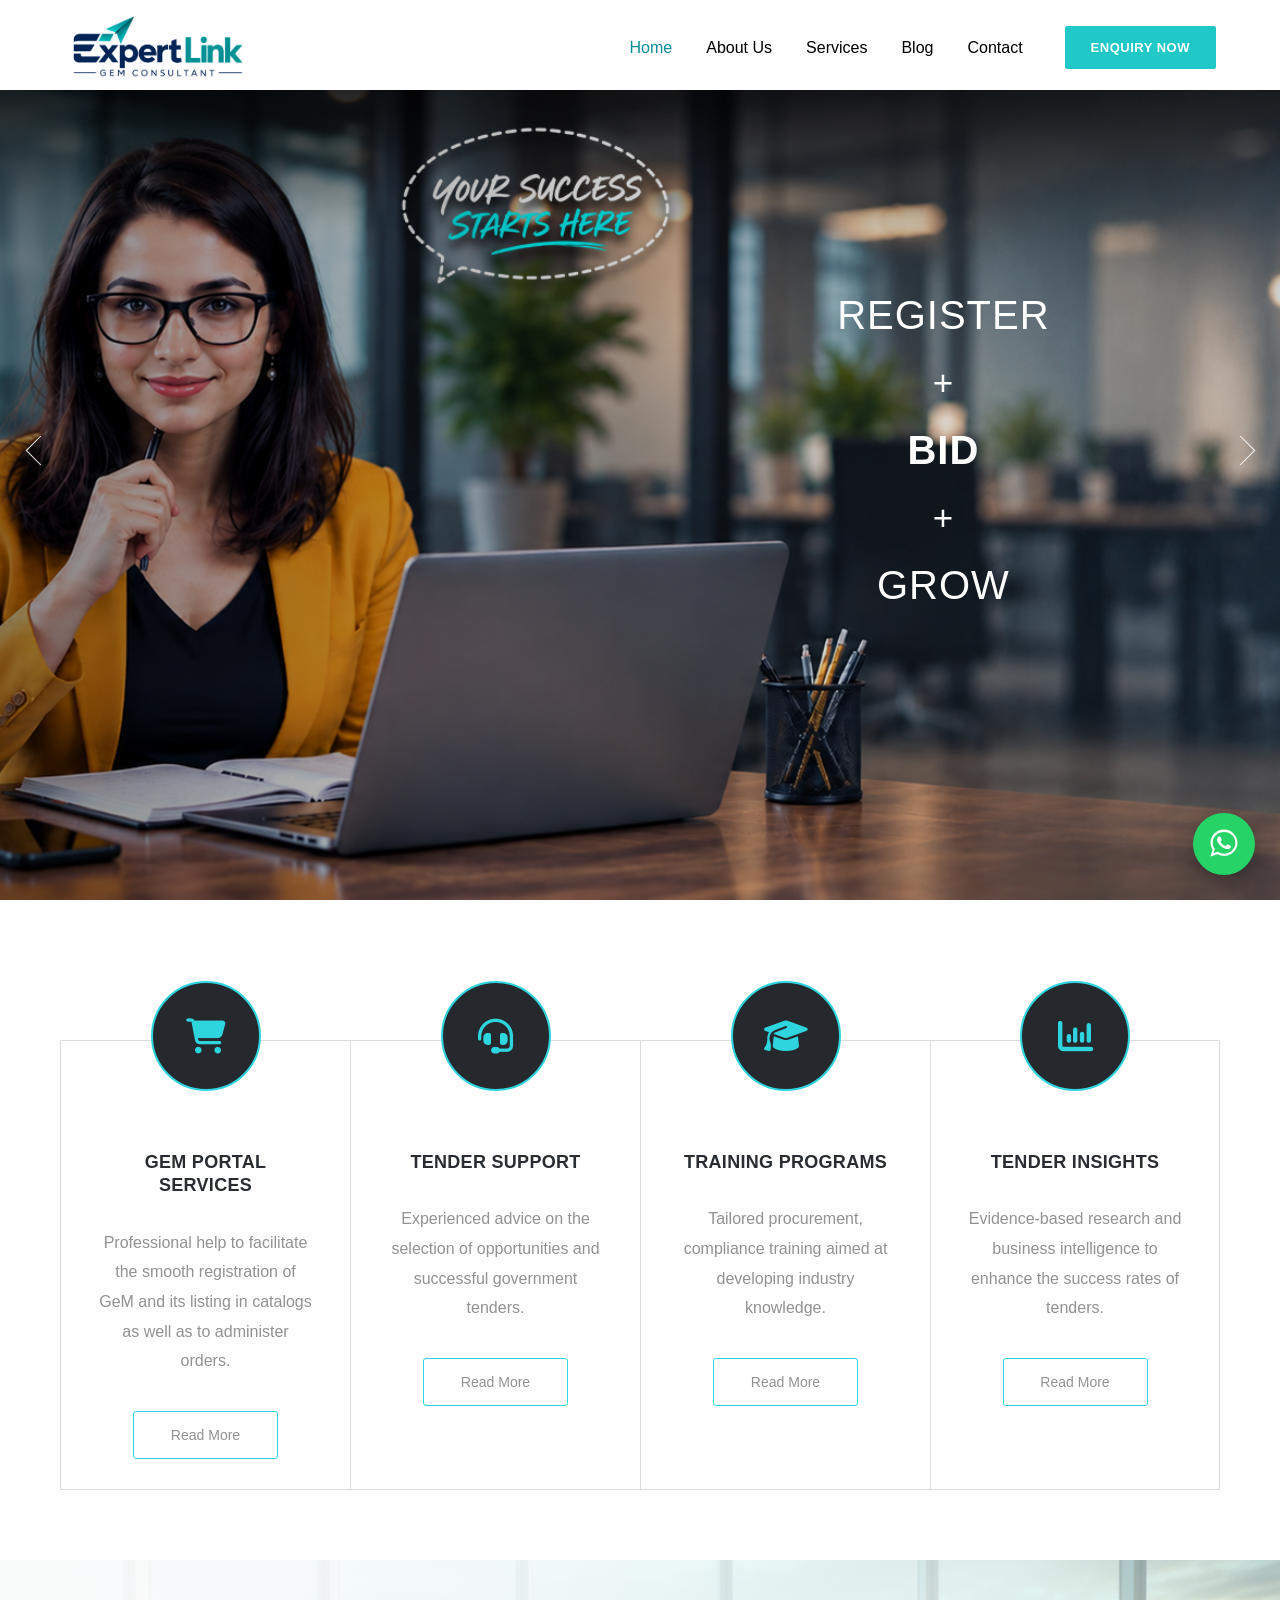
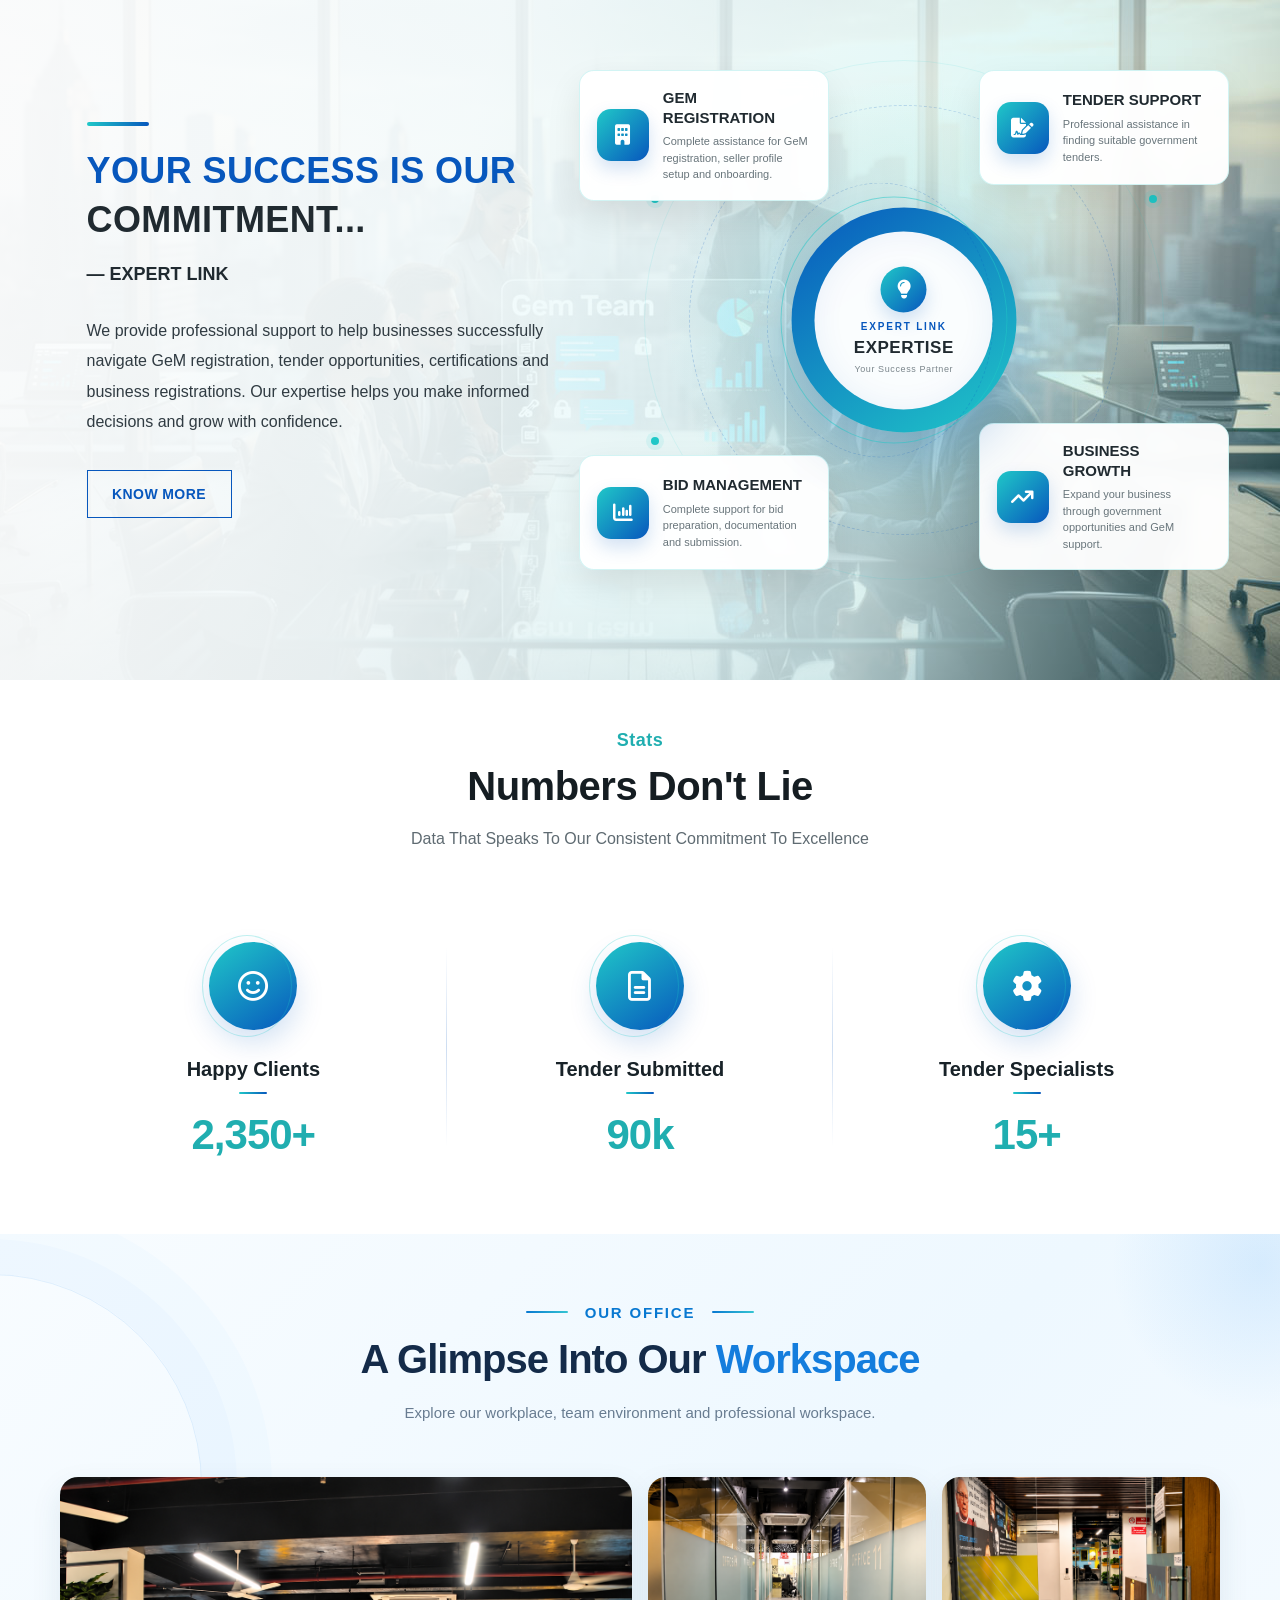
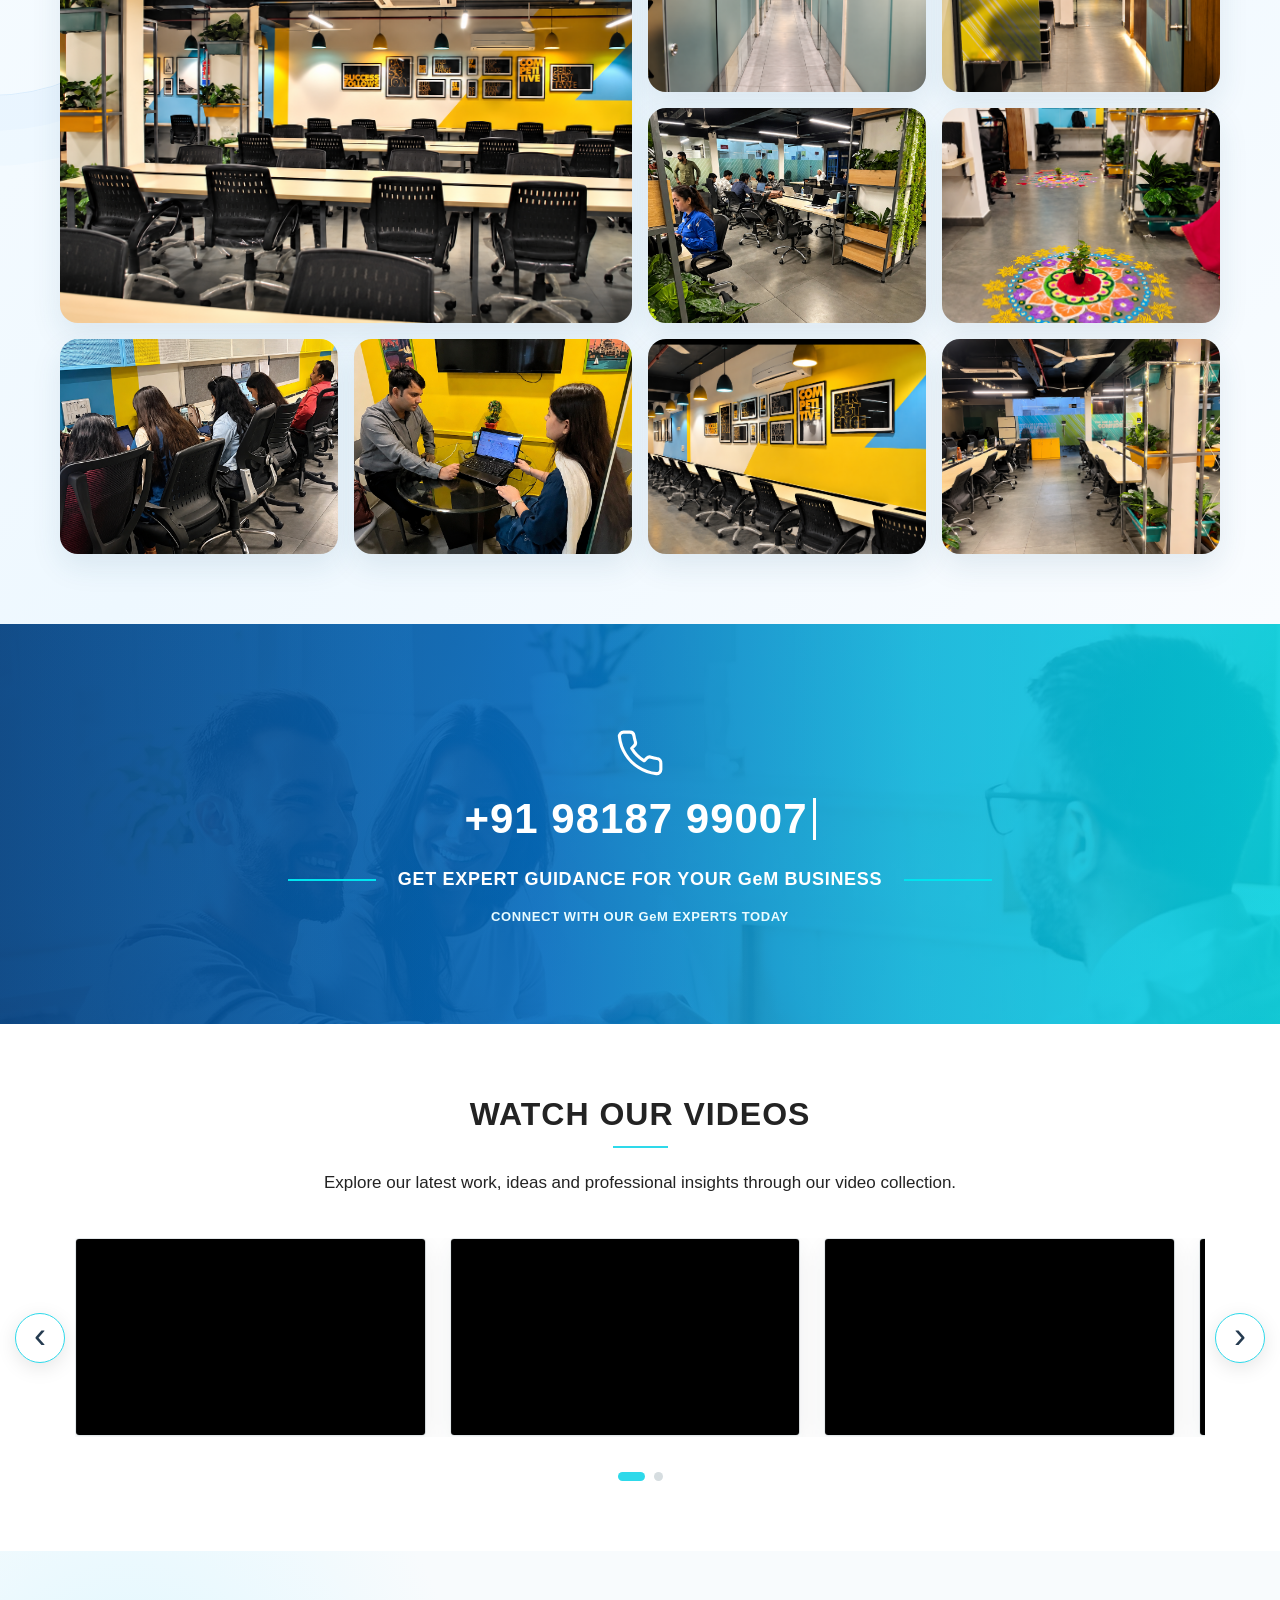
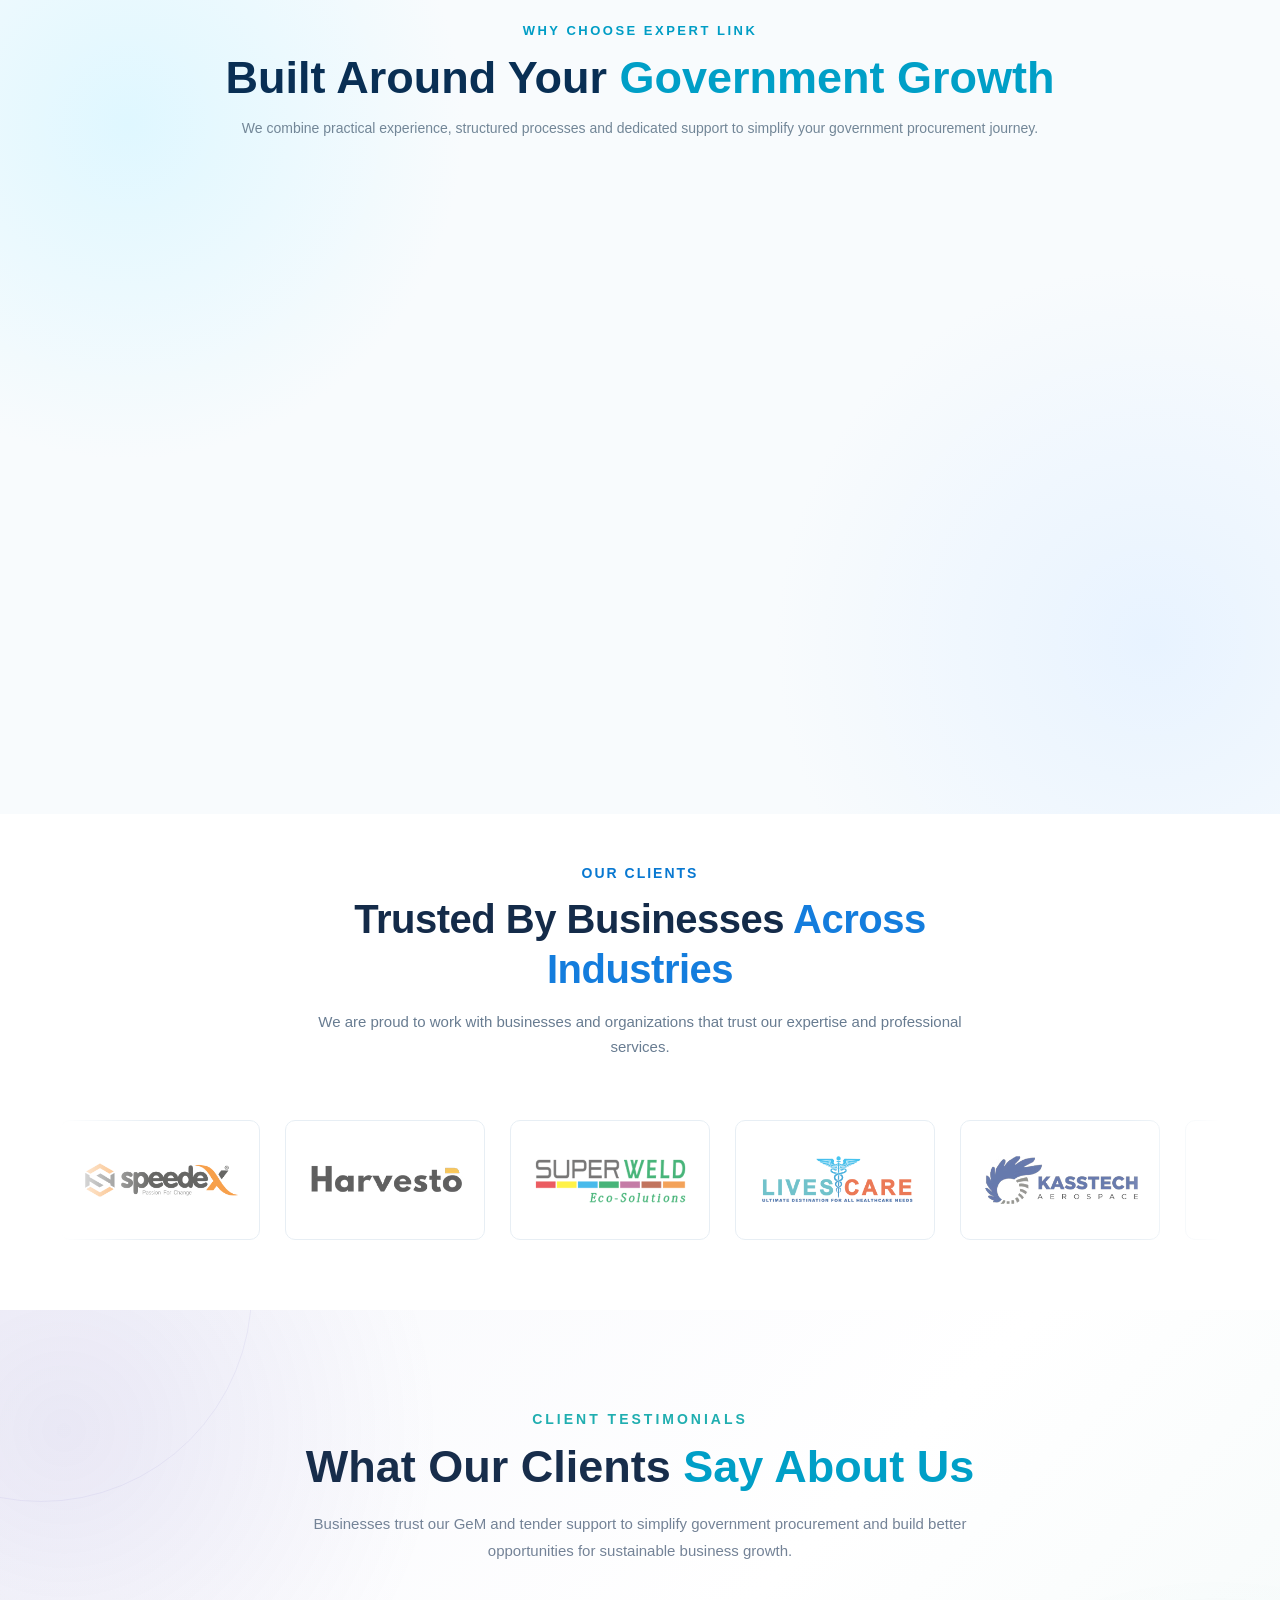
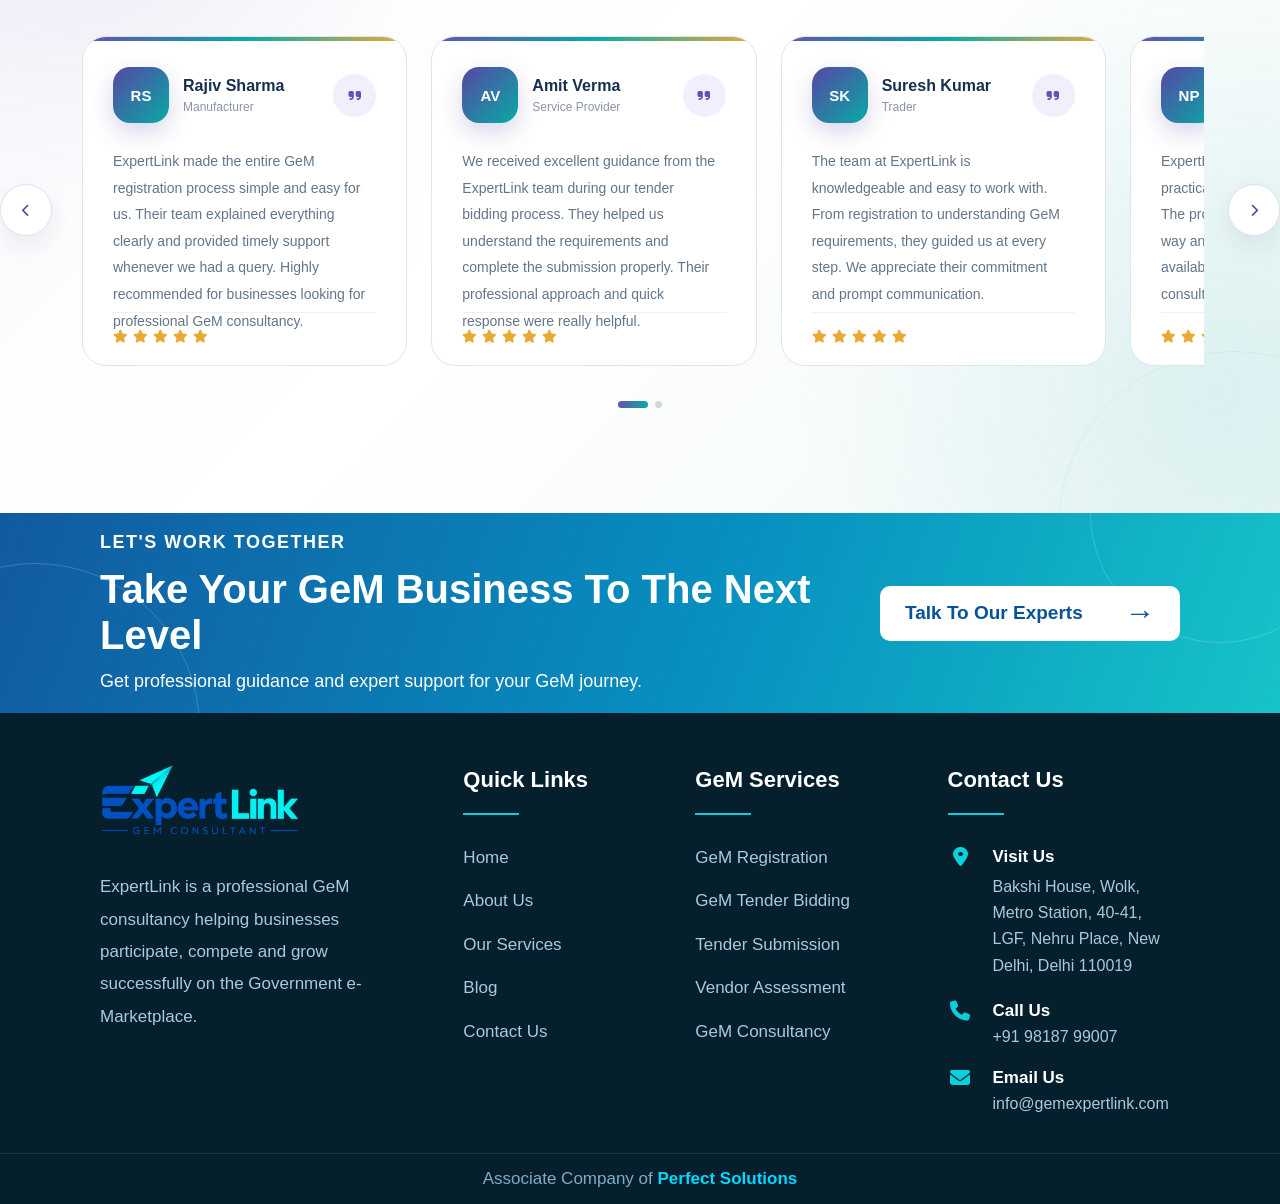
<file: index.html>
<!DOCTYPE html>
<html lang="en">

<head>

    <meta charset="UTF-8">

    <meta name="viewport"
          content="width=device-width, initial-scale=1.0">

    <title>Expert Link</title>


    <!-- MAIN CSS -->
    <link rel="stylesheet"
          href="css/main.css">


    <!-- HEADER CSS -->
    <link rel="stylesheet"
          href="css/header.css">


    
          <link rel="stylesheet" href="https://cdnjs.cloudflare.com/ajax/libs/font-awesome/6.5.2/css/all.min.css">
          <link rel="stylesheet" href="css/whatsapp.css">
          <link rel="shortcut icon" href="/favicon.ico" type="image/x-icon">
  

    <link rel="stylesheet" href="css/responsive.css">

</head>


<body>


    <!-- ==================================================
         HEADER
    =================================================== -->

    <div id="header"></div>



    <!-- ==================================================
         HERO SLIDER
    =================================================== -->

    <section
        class="hero-slider"
        id="heroSlider">


        <!-- ==================================================
             SLIDE 1
        =================================================== -->

        <article
            class="hero-slide active"
            style="background-image: url('images/hero-banner-1.png');">

            <div class="hero-overlay"></div>


            <div class="hero-content slide-one-content">



                <div class="earn-content">

                    <span>REGISTER</span>

                    <strong>+</strong>

                    <span>BID</span>

                    <strong>+</strong>

                    <span>GROW</span>

                </div>

            </div>

        </article>



        <!-- ==================================================
             SLIDE 2
        =================================================== -->

        <article
            class="hero-slide"
            style="background-image: url('images/hero-banner-2.png');">

            <div class="hero-overlay"></div>


            <div class="hero-content slide-two-content">

                <span class="hero-small-heading">
                    YOUR TRUSTED GeM CONSULTING PARTNER
                </span>


                <h1>
                   Simplify Your<br>
                   <span style="color:#03F0F1;">GeM Journey</span>
                </h1>


                <p>
                   Expert support to help businesses navigate GeM registration, product listing, bidding and tender processes with confidence.
                </p>


                <a
                    href="contact.html"
                    class="hero-button">

                    GET STARTED →

                </a>

            </div>

        </article>




        <!-- ==================================================
             LEFT ARROW
        =================================================== -->

        <button
            type="button"
            class="hero-arrow hero-prev"
            id="heroPrev"
            aria-label="Previous slide">

            <span></span>

        </button>



        <!-- ==================================================
             RIGHT ARROW
        =================================================== -->

        <button
            type="button"
            class="hero-arrow hero-next"
            id="heroNext"
            aria-label="Next slide">

            <span></span>

        </button>





    </section>

<!-- =========================================================
     EXPERT LINK - GEM CONSULTANT SERVICES
========================================================= -->

<section class="el-gem-services">

    <div class="el-gem-services-container">

        <!-- ================= CARD 1 ================= -->

        <div class="el-gem-card active">

            <div class="el-gem-icon">
                <i class="fa-solid fa-cart-shopping"></i>
            </div>

            <div class="el-gem-card-content">

                <h3>GeM Portal Services</h3>

                <p>
                    Professional help to facilitate the smooth registration of GeM and its listing in catalogs as well as to administer orders.
                </p>

                <a href="services.html" class="el-gem-btn">
                    Read More
                </a>

            </div>

        </div>


        <!-- ================= CARD 2 ================= -->

        <div class="el-gem-card">

            <div class="el-gem-icon">
                <i class="fa-solid fa-headset"></i>
            </div>

            <div class="el-gem-card-content">

                <h3>Tender Support</h3>

                <p>
                    Experienced advice on the selection of opportunities and successful government tenders.
                </p>

                <a href="services.html" class="el-gem-btn">
                    Read More
                </a>

            </div>

        </div>


        <!-- ================= CARD 3 ================= -->

        <div class="el-gem-card">

            <div class="el-gem-icon">
                <i class="fa-solid fa-graduation-cap"></i>
            </div>

            <div class="el-gem-card-content">

                <h3>Training Programs</h3>

                <p>
                    Tailored procurement, compliance training aimed at developing industry knowledge.
                </p>

                <a href="services.html" class="el-gem-btn">
                    Read More
                </a>

            </div>

        </div>


        <!-- ================= CARD 4 ================= -->

        <div class="el-gem-card">

            <div class="el-gem-icon">
                <i class="fa-solid fa-chart-column"></i>
            </div>

            <div class="el-gem-card-content">

                <h3>Tender Insights</h3>

                <p>
                    Evidence-based research and business intelligence to enhance the success rates of tenders.
                </p>

                <a href="services.html" class="el-gem-btn">
                    Read More
                </a>

            </div>

        </div>

    </div>

</section>




<!-- =========================================================
     EXPERT LINK - EXPERTISE SECTION
========================================================= -->

<section class="el-expertise-section">

    <!-- Background -->
    <div class="el-expertise-bg"></div>

    <div class="el-expertise-container">

        <!-- =================================================
             LEFT CONTENT
        ================================================== -->

        <div class="el-expertise-content">

            <span class="el-section-line"></span>

            <h2>
                YOUR SUCCESS IS OUR
                <strong>COMMITMENT...</strong>
            </h2>

            <div class="el-company-name">
                — EXPERT LINK
            </div>

            <p>
                We provide professional support to help businesses
                successfully navigate GeM registration, tender
                opportunities, certifications and business
                registrations. Our expertise helps you make
                informed decisions and grow with confidence.
            </p>

            <a href="about-us.html" class="el-know-more">
                KNOW MORE
            </a>

        </div>


        <!-- =================================================
             RIGHT EXPERTISE DESIGN
        ================================================== -->

        <div class="el-expertise-visual">

            <!-- Decorative orbit -->
            <div class="el-orbit el-orbit-one"></div>
            <div class="el-orbit el-orbit-two"></div>


            <!-- =================================================
                 TOP LEFT CARD
            ================================================== -->

            <div class="el-service-card el-card-one">

                <div class="el-service-icon">
                    <i class="fa-solid fa-building"></i>
                </div>

                <div class="el-service-content">

                    <h3>GeM Registration</h3>

                    <p>
                        Complete assistance for GeM registration,
                        seller profile setup and onboarding.
                    </p>

                </div>

            </div>


            <!-- =================================================
                 TOP RIGHT CARD
            ================================================== -->

            <div class="el-service-card el-card-two">

                <div class="el-service-icon">
                    <i class="fa-solid fa-file-signature"></i>
                </div>

                <div class="el-service-content">

                    <h3>Tender Support</h3>

                    <p>
                        Professional assistance in finding
                        suitable government tenders.
                    </p>

                </div>

            </div>


            <!-- =================================================
                 BOTTOM LEFT CARD
            ================================================== -->

            <div class="el-service-card el-card-three">

                <div class="el-service-icon">
                    <i class="fa-solid fa-chart-column"></i>
                </div>

                <div class="el-service-content">

                    <h3>Bid Management</h3>

                    <p>
                        Complete support for bid preparation,
                        documentation and submission.
                    </p>

                </div>

            </div>


            <!-- =================================================
                 BOTTOM RIGHT CARD
            ================================================== -->

            <div class="el-service-card el-card-four">

                <div class="el-service-icon">
                    <i class="fa-solid fa-arrow-trend-up"></i>
                </div>

                <div class="el-service-content">

                    <h3>Business Growth</h3>

                    <p>
                        Expand your business through government
                        opportunities and GeM support.
                    </p>

                </div>

            </div>


            <!-- =================================================
                 CENTER CIRCLE
            ================================================== -->

            <div class="el-center-circle">

                <div class="el-center-inner">

                    <div class="el-center-icon">
                        <i class="fa-solid fa-lightbulb"></i>
                    </div>

                    <span>EXPERT LINK</span>

                    <strong>
                        EXPERTISE
                    </strong>

                    <small>
                        Your Success Partner
                    </small>

                </div>

            </div>


            <!-- =================================================
                 CONNECTING DOTS
            ================================================== -->

            <span class="el-dot el-dot-one"></span>
            <span class="el-dot el-dot-two"></span>
            <span class="el-dot el-dot-three"></span>
            <span class="el-dot el-dot-four"></span>

        </div>

    </div>

</section>

<!-- =========================================================
     EXPERT LINK - STATS SECTION
========================================================= -->

<section class="el-stats-section" id="stats">

    <div class="el-stats-container">

        <!-- =================================================
             SECTION HEADING
        ================================================== -->

        <div class="el-stats-heading">

            <span class="el-stats-label">
                Stats
            </span>

            <h2>
                Numbers Don't Lie
            </h2>

            <p>
                Data That Speaks To Our Consistent Commitment To Excellence
            </p>

        </div>


        <!-- =================================================
             STATS CARDS
        ================================================== -->

        <div class="el-stats-grid">


            <!-- =================================================
                 HAPPY CLIENTS
            ================================================== -->

            <div class="el-stat-item">

                <div class="el-stat-icon">

                    <i class="fa-regular fa-face-smile"></i>

                </div>

                <h3>
                    Happy Clients
                </h3>

                <div class="el-counter">

                    <span
                        class="el-counter-number"
                        data-target="2,350"
                        data-suffix="+">
                        2,350+
                    </span>

                </div>

            </div>


            <!-- =================================================
                 TENDER SUBMITTED
            ================================================== -->

            <div class="el-stat-item">

                <div class="el-stat-icon">

                    <i class="fa-regular fa-file-lines"></i>

                </div>

                <h3>
                    Tender Submitted
                </h3>

                <div class="el-counter">

                    <span
                        class="el-counter-number"
                        data-target="90"
                        data-suffix="k">
                        90k
                    </span>

                </div>

            </div>


            <!-- =================================================
                 TENDER SPECIALISTS
            ================================================== -->

            <div class="el-stat-item">

                <div class="el-stat-icon">

                    <i class="fa-solid fa-gear"></i>

                </div>

                <h3>
                    Tender Specialists
                </h3>

                <div class="el-counter">

                    <span
                        class="el-counter-number"
                        data-target="15"
                        data-suffix="+">
                        15+
                    </span>

                </div>

            </div>


        </div>

    </div>

</section>
<!-- =========================================================
     EXPERT LINK - OFFICE PHOTO GALLERY
========================================================= -->

<section class="el-office-gallery">

    <div class="el-office-gallery-container">

        <!-- SECTION HEADING -->
        <div class="el-office-gallery-heading">

            <div class="el-office-gallery-label">
                <span></span>
                OUR OFFICE
                <span></span>
            </div>

            <h2>
                A Glimpse Into Our
                <strong>Workspace</strong>
            </h2>

            <p>
                Explore our workplace, team environment and
                professional workspace.
            </p>

        </div>


        <!-- =================================================
             OFFICE PHOTO GRID
        ================================================== -->

        <div class="el-office-gallery-grid">


            <!-- PIC 1 - LARGE -->
            <div class="el-office-photo el-office-photo-large">

                <img
                    src="images/pic-1.png"
                    alt="Expert Link Office"
                    loading="lazy"
                >

            </div>


            <!-- PIC 2 -->
            <div class="el-office-photo">

                <img
                    src="images/pic-2.png"
                    alt="Expert Link Office"
                    loading="lazy"
                >

            </div>


            <!-- PIC 3 -->
            <div class="el-office-photo">

                <img
                    src="images/pic-3.png"
                    alt="Expert Link Office"
                    loading="lazy"
                >

            </div>


            <!-- PIC 4 -->
            <div class="el-office-photo">

                <img
                    src="images/pic-4.png"
                    alt="Expert Link Office"
                    loading="lazy"
                >

            </div>


            <!-- PIC 5 -->
            <div class="el-office-photo">

                <img
                    src="images/pic-5.png"
                    alt="Expert Link Office"
                    loading="lazy"
                >

            </div>


            <!-- PIC 6 -->
            <div class="el-office-photo">

                <img
                    src="images/pic-6.png"
                    alt="Expert Link Office"
                    loading="lazy"
                >

            </div>


            <!-- PIC 7 -->
            <div class="el-office-photo">

                <img
                    src="images/pic-7.png"
                    alt="Expert Link Office"
                    loading="lazy"
                >

            </div>


            <!-- PIC 8 -->
            <div class="el-office-photo">

                <img
                    src="images/pic-8.png"
                    alt="Expert Link Office"
                    loading="lazy"
                >

            </div>


            <!-- PIC 9 -->
            <div class="el-office-photo">

                <img
                    src="images/pic-9.png"
                    alt="Expert Link Office"
                    loading="lazy"
                >

            </div>


        </div>

    </div>

</section>
<!-- =========================================================
     FINANCE CTA / CONTACT SECTION
========================================================= -->

<section class="finance-cta-section">

    <div class="finance-cta-overlay"></div>

    <div class="finance-cta-content">

        <!-- PHONE ICON -->
        <div class="finance-cta-icon">
            <svg viewBox="0 0 24 24" aria-hidden="true">
                <path d="M22 16.92v3a2 2 0 0 1-2.18 2
                19.79 19.79 0 0 1-8.63-3.07
                19.5 19.5 0 0 1-6-6
                19.79 19.79 0 0 1-3.07-8.67
                A2 2 0 0 1 4.11 2h3
                a2 2 0 0 1 2 1.72
                c.12.9.33 1.78.62 2.63
                a2 2 0 0 1-.45 2.11L8 9.73
                a16 16 0 0 0 6 6l1.27-1.27
                a2 2 0 0 1 2.11-.45
                c.85.29 1.73.5 2.63.62
                A2 2 0 0 1 22 16.92z">
                </path>
            </svg>
        </div>


        <!-- TYPING NUMBER -->
        <div class="finance-phone-number">

            <span id="typingNumber"></span>

            <span class="typing-cursor"></span>

        </div>


        <!-- HEADING -->
        <div class="finance-cta-heading">

            <span class="cta-line"></span>

            <h3>
                GET EXPERT GUIDANCE FOR YOUR GeM BUSINESS
            </h3>

            <span class="cta-line"></span>

        </div>


        <!-- SUB TEXT -->
        <p class="finance-cta-small">
            CONNECT WITH OUR GeM EXPERTS TODAY
        </p>

    </div>

</section>
<section class="video-section">

    <div class="video-section-header">


        <h2>
            WATCH OUR VIDEOS
        </h2>

        <div class="video-title-line"></div>

        <p>
            Explore our latest work, ideas and professional insights through our video collection.
        </p>

    </div>


    <div class="video-carousel-wrapper">

        <!-- PREVIOUS -->
        <button
            class="video-arrow video-prev"
            id="videoPrev"
            type="button">
            <span>‹</span>
        </button>


        <!-- CAROUSEL -->
        <div
            class="video-carousel"
            id="videoCarousel">

            <div
                class="video-track"
                id="videoTrack">


                <!-- VIDEO 1 -->
                <div class="video-card">

                    <div class="video-frame">

                        <iframe
                            src="https://www.youtube.com/embed/j2Arz4GSB8Q"
                            title="YouTube Video 1"
                            frameborder="0"
                            allow="accelerometer; autoplay; clipboard-write; encrypted-media; gyroscope; picture-in-picture; web-share"
                            referrerpolicy="strict-origin-when-cross-origin"
                            allowfullscreen>
                        </iframe>

                    </div>

                </div>


                <!-- VIDEO 2 -->
                <div class="video-card">

                    <div class="video-frame">

                        <iframe
                            src="https://www.youtube.com/embed/lhn9tCZ_Gp0"
                            title="YouTube Video 2"
                            frameborder="0"
                            allow="accelerometer; autoplay; clipboard-write; encrypted-media; gyroscope; picture-in-picture; web-share"
                            referrerpolicy="strict-origin-when-cross-origin"
                            allowfullscreen>
                        </iframe>

                    </div>

                </div>


                <!-- VIDEO 3 -->
                <div class="video-card">

                    <div class="video-frame">

                        <iframe
                            src="https://www.youtube.com/embed/q4ghKzzudQg"
                            title="YouTube Video 3"
                            frameborder="0"
                            allow="accelerometer; autoplay; clipboard-write; encrypted-media; gyroscope; picture-in-picture; web-share"
                            referrerpolicy="strict-origin-when-cross-origin"
                            allowfullscreen>
                        </iframe>

                    </div>

                </div>


                <!-- VIDEO 4 -->
                <div class="video-card">

                    <div class="video-frame">

                        <iframe
                            src="https://www.youtube.com/embed/F-XNaIDbtoE"
                            title="YouTube Video 4"
                            frameborder="0"
                            allow="accelerometer; autoplay; clipboard-write; encrypted-media; gyroscope; picture-in-picture; web-share"
                            allowfullscreen>
                        </iframe>

                    </div>

                </div>


            </div>

        </div>


        <!-- NEXT -->
        <button
            class="video-arrow video-next"
            id="videoNext"
            type="button">
            <span>›</span>
        </button>

    </div>


    <!-- DOTS -->

    <div
        class="video-dots"
        id="videoDots">
    </div>


</section>
 
<!-- =====================================================
     WHY CHOOSE US
===================================================== -->

<section class="why-section">

    <div class="why-heading">
        <span>WHY CHOOSE EXPERT LINK</span>

        <h2>
            Built Around Your
            <strong>Government Growth</strong>
        </h2>

        <p>
            We combine practical experience, structured processes and
            dedicated support to simplify your government procurement journey.
        </p>
    </div>


    <div class="why-grid">


        <!-- 01 -->
        <div class="why-card blue">

            <div class="why-top">
                <div class="why-icon">
                    <i class="fa-solid fa-chart-line"></i>
                </div>
                <b>01</b>
            </div>

            <h3>Expertise</h3>

            <p>
                More than 30,000 tenders have already been submitted, and we have extensive experience in various sectors of government.
            </p>

            <div class="why-bottom">
                <span>Our Experience</span>
                <i class="fa-solid fa-arrow-right"></i>
            </div>

        </div>


        <!-- 02 -->
        <div class="why-card cyan">

            <div class="why-top">
                <div class="why-icon">
                    <i class="fa-solid fa-bullseye"></i>
                </div>
                <b>02</b>
            </div>

            <h3>Tailored Solutions</h3>

            <p>
                Manufacturers, traders, OEMs, startups, and service providers have customized services.
            </p>

            <div class="why-bottom">
                <span>Built For Your Business</span>
                <i class="fa-solid fa-arrow-right"></i>
            </div>

        </div>


        <!-- 03 -->
        <div class="why-card purple">

            <div class="why-top">
                <div class="why-icon">
                    <i class="fa-solid fa-headset"></i>
                </div>
                <b>03</b>
            </div>

            <h3>Comprehensive Support</h3>

            <p>
                Complete support for registration to the delivery of orders.
            </p>

            <div class="why-bottom">
                <span>Complete Assistance</span>
                <i class="fa-solid fa-arrow-right"></i>
            </div>

        </div>


        <!-- 04 -->
        <div class="why-card orange">

            <div class="why-top">
                <div class="why-icon">
                    <i class="fa-solid fa-globe"></i>
                </div>
                <b>04</b>
            </div>

            <h3>GeM Expertise</h3>

            <p>
                Support for GeM registration, catalogue management
                and building a stronger presence on the portal.
            </p>

            <div class="why-bottom">
                <span>GeM Solutions</span>
                <i class="fa-solid fa-arrow-right"></i>
            </div>

        </div>


        <!-- 05 -->
        <div class="why-card green">

            <div class="why-top">
                <div class="why-icon">
                    <i class="fa-solid fa-magnifying-glass-chart"></i>
                </div>
                <b>05</b>
            </div>

            <h3>Tender Intelligence</h3>

            <p>
                Research and business insights to identify suitable
                opportunities and improve tender decision-making.
            </p>

            <div class="why-bottom">
                <span>Smarter Opportunities</span>
                <i class="fa-solid fa-arrow-right"></i>
            </div>

        </div>


        <!-- 06 -->
        <div class="why-card red">

            <div class="why-top">
                <div class="why-icon">
                    <i class="fa-solid fa-file-circle-check"></i>
                </div>
                <b>06</b>
            </div>

            <h3>Compliance Support</h3>

            <p>
                Assistance with MSME, NSIC, ISO and documentation
                requirements for government opportunities.
            </p>

            <div class="why-bottom">
                <span>Stay Compliant</span>
                <i class="fa-solid fa-arrow-right"></i>
            </div>

        </div>

    </div>

</section>
<!-- =========================================================
     CLIENT LOGOS SECTION
========================================================= -->

<section class="el-client-section">

    <div class="el-client-container">

        <!-- SECTION HEADING -->

        <div class="el-client-heading">

            <span class="el-client-label">
                OUR CLIENTS
            </span>

            <h2>
                Trusted By Businesses
                <strong>Across Industries</strong>
            </h2>

            <p>
                We are proud to work with businesses and organizations
                that trust our expertise and professional services.
            </p>

        </div>


        <!-- =================================================
             LOGO MARQUEE
        ================================================== -->

        <div class="el-client-marquee">

            <div class="el-client-track">


                <!-- LOGO 1 -->

                <div class="el-client-logo">
                    <img
                        src="images/client-1.png"
                        alt="Client Logo"
                    >
                </div>

                <div class="el-client-logo">
                    <img
                        src="images/client-2.png"
                        alt="Client Logo"
                    >
                </div>

                <div class="el-client-logo">
                    <img
                        src="images/client-3.png"
                        alt="Client Logo"
                    >
                </div>

                <div class="el-client-logo">
                    <img
                        src="images/client-4.png"
                        alt="Client Logo"
                    >
                </div>

                <div class="el-client-logo">
                    <img
                        src="images/client-5.png"
                        alt="Client Logo"
                    >
                </div>

                <div class="el-client-logo">
                    <img
                        src="images/client-6.png"
                        alt="Client Logo"
                    >
                </div>

                <div class="el-client-logo">
                    <img
                        src="images/client-7.png"
                        alt="Client Logo"
                    >
                </div>

                <div class="el-client-logo">
                    <img
                        src="images/client-8.png"
                        alt="Client Logo"
                    >
                </div>

                <div class="el-client-logo">
                    <img
                        src="images/client-9.png"
                        alt="Client Logo"
                    >
                </div>

                <div class="el-client-logo">
                    <img
                        src="images/client-10.png"
                        alt="Client Logo"
                    >
                </div>


                <!-- =================================================
                     DUPLICATE LOGOS FOR INFINITE LOOP
                ================================================== -->

                <div class="el-client-logo">
                    <img
                        src="images/client-1.png"
                        alt="Client Logo"
                    >
                </div>

                <div class="el-client-logo">
                    <img
                        src="images/client-2.png"
                        alt="Client Logo"
                    >
                </div>

                <div class="el-client-logo">
                    <img
                        src="images/client-3.png"
                        alt="Client Logo"
                    >
                </div>

                <div class="el-client-logo">
                    <img
                        src="images/client-4.png"
                        alt="Client Logo"
                    >
                </div>

                <div class="el-client-logo">
                    <img
                        src="images/client-5.png"
                        alt="Client Logo"
                    >
                </div>

                <div class="el-client-logo">
                    <img
                        src="images/client-6.png"
                        alt="Client Logo"
                    >
                </div>

                <div class="el-client-logo">
                    <img
                        src="images/client-7.png"
                        alt="Client Logo"
                    >
                </div>

                <div class="el-client-logo">
                    <img
                        src="images/client-8.png"
                        alt="Client Logo"
                    >
                </div>

                <div class="el-client-logo">
                    <img
                        src="images/client-9.png"
                        alt="Client Logo"
                    >
                </div>

                <div class="el-client-logo">
                    <img
                        src="images/client-10.png"
                        alt="Client Logo"
                    >
                </div>




            </div>

        </div>

    </div>

</section>

<!-- =========================================================
     CLIENT TESTIMONIAL SECTION
========================================================= -->

<section class="client-testimonial-section">

    <div class="testimonial-container">


        <!-- =================================================
             SECTION HEADING
        ================================================== -->

        <div class="testimonial-heading">

            <span class="testimonial-label">
                CLIENT TESTIMONIALS
            </span>

            <h2>
                What Our Clients
                <strong>Say About Us</strong>
            </h2>

            <p>
                Businesses trust our GeM and tender support to simplify
                government procurement and build better opportunities
                for sustainable business growth.
            </p>

        </div>



        <!-- =================================================
             TESTIMONIAL CAROUSEL
        ================================================== -->

        <div class="testimonial-carousel">


            <!-- PREVIOUS BUTTON -->

            <button
                type="button"
                class="testimonial-nav testimonial-prev"
                id="testimonialPrev"
                aria-label="Previous testimonial">

                <i class="fa-solid fa-chevron-left"></i>

            </button>



            <!-- =================================================
                 VIEWPORT
            ================================================== -->

            <div
                class="testimonial-viewport"
                id="testimonialViewport">


                <div
                    class="testimonial-track"
                    id="testimonialTrack">



                    <!-- =================================================
                         CARD 1
                    ================================================== -->

                    <article class="client-testimonial-card">

                        <div class="testimonial-card-head">

                            <div class="testimonial-client">

                                <div class="client-avatar">
                                    RS
                                </div>

                                <div class="client-details">

                                    <h3>
                                        Rajiv Sharma
                                    </h3>

                                    <span>
                                        Manufacturer
                                    </span>

                                </div>

                            </div>


                            <div class="testimonial-quote">

                                <i class="fa-solid fa-quote-right"></i>

                            </div>

                        </div>


                        <p class="testimonial-description">

                        ExpertLink made the entire GeM registration process simple and easy for us. Their team explained everything clearly and provided timely support whenever we had a query. Highly recommended for businesses looking for professional GeM consultancy.

                        </p>


                        <div class="testimonial-bottom">

                            <div class="testimonial-stars">

                                <i class="fa-solid fa-star"></i>
                                <i class="fa-solid fa-star"></i>
                                <i class="fa-solid fa-star"></i>
                                <i class="fa-solid fa-star"></i>
                                <i class="fa-solid fa-star"></i>

                            </div>

                        </div>

                    </article>



                    <!-- =================================================
                         CARD 2
                    ================================================== -->

                    <article class="client-testimonial-card">

                        <div class="testimonial-card-head">

                            <div class="testimonial-client">

                                <div class="client-avatar">
                                    AV
                                </div>

                                <div class="client-details">

                                    <h3>
                                        Amit Verma
                                    </h3>

                                    <span>
                                        Service Provider
                                    </span>

                                </div>

                            </div>


                            <div class="testimonial-quote">

                                <i class="fa-solid fa-quote-right"></i>

                            </div>

                        </div>


                        <p class="testimonial-description">

                           We received excellent guidance from the ExpertLink team during our tender bidding process. They helped us understand the requirements and complete the submission properly. Their professional approach and quick response were really helpful.
                        </p>


                        <div class="testimonial-bottom">

                            <div class="testimonial-stars">

                                <i class="fa-solid fa-star"></i>
                                <i class="fa-solid fa-star"></i>
                                <i class="fa-solid fa-star"></i>
                                <i class="fa-solid fa-star"></i>
                                <i class="fa-solid fa-star"></i>

                            </div>

                        </div>

                    </article>



                    <!-- =================================================
                         CARD 3
                    ================================================== -->

                    <article class="client-testimonial-card">

                        <div class="testimonial-card-head">

                            <div class="testimonial-client">

                                <div class="client-avatar">
                                    SK
                                </div>

                                <div class="client-details">

                                    <h3>
                                        Suresh Kumar
                                    </h3>

                                    <span>
                                        Trader
                                    </span>

                                </div>

                            </div>


                            <div class="testimonial-quote">

                                <i class="fa-solid fa-quote-right"></i>

                            </div>

                        </div>


                        <p class="testimonial-description">

                           The team at ExpertLink is knowledgeable and easy to work with. From registration to understanding GeM requirements, they guided us at every step. We appreciate their commitment and prompt communication.

                        </p>


                        <div class="testimonial-bottom">

                            <div class="testimonial-stars">

                                <i class="fa-solid fa-star"></i>
                                <i class="fa-solid fa-star"></i>
                                <i class="fa-solid fa-star"></i>
                                <i class="fa-solid fa-star"></i>
                                <i class="fa-solid fa-star"></i>

                            </div>

                        </div>

                    </article>



                    <!-- =================================================
                         CARD 4
                    ================================================== -->

                    <article class="client-testimonial-card">

                        <div class="testimonial-card-head">

                            <div class="testimonial-client">

                                <div class="client-avatar">
                                    NP
                                </div>

                                <div class="client-details">

                                    <h3>
                                        Neeraj Patel
                                    </h3>

                                    <span>
                                        OEM Business
                                    </span>

                                </div>

                            </div>


                            <div class="testimonial-quote">

                                <i class="fa-solid fa-quote-right"></i>

                            </div>

                        </div>


                        <p class="testimonial-description">

                           ExpertLink provided us with clear and practical guidance for our GeM journey. The process was explained in a simple way and their team was always available to assist us. A professional consultancy with a very supportive team.

                        </p>


                        <div class="testimonial-bottom">

                            <div class="testimonial-stars">

                                <i class="fa-solid fa-star"></i>
                                <i class="fa-solid fa-star"></i>
                                <i class="fa-solid fa-star"></i>
                                <i class="fa-solid fa-star"></i>
                                <i class="fa-solid fa-star"></i>

                            </div>

                        </div>

                    </article>




                </div>

            </div>



            <!-- NEXT BUTTON -->

            <button
                type="button"
                class="testimonial-nav testimonial-next"
                id="testimonialNext"
                aria-label="Next testimonial">

                <i class="fa-solid fa-chevron-right"></i>

            </button>


        </div>



        <!-- =================================================
             DOTS
        ================================================== -->

        <div
            class="testimonial-dots"
            id="testimonialDots">
        </div>


    </div>

</section>



<!-- ================= FOOTER ================= -->

<div id="footer"></div>


<!-- Footer CSS -->
<link rel="stylesheet" href="css/footer.css">


<!-- Font Awesome -->
<link
    rel="stylesheet"
    href="https://cdnjs.cloudflare.com/ajax/libs/font-awesome/6.5.2/css/all.min.css"
>


<!-- Footer JS -->
<script src="js/footer.js"></script>
    <!-- ==================================================
         JAVASCRIPT
    =================================================== -->

<script src="js/main.js"></script>

<script src="js/whatsapp.js"></script>


</body>

</html>
</file>
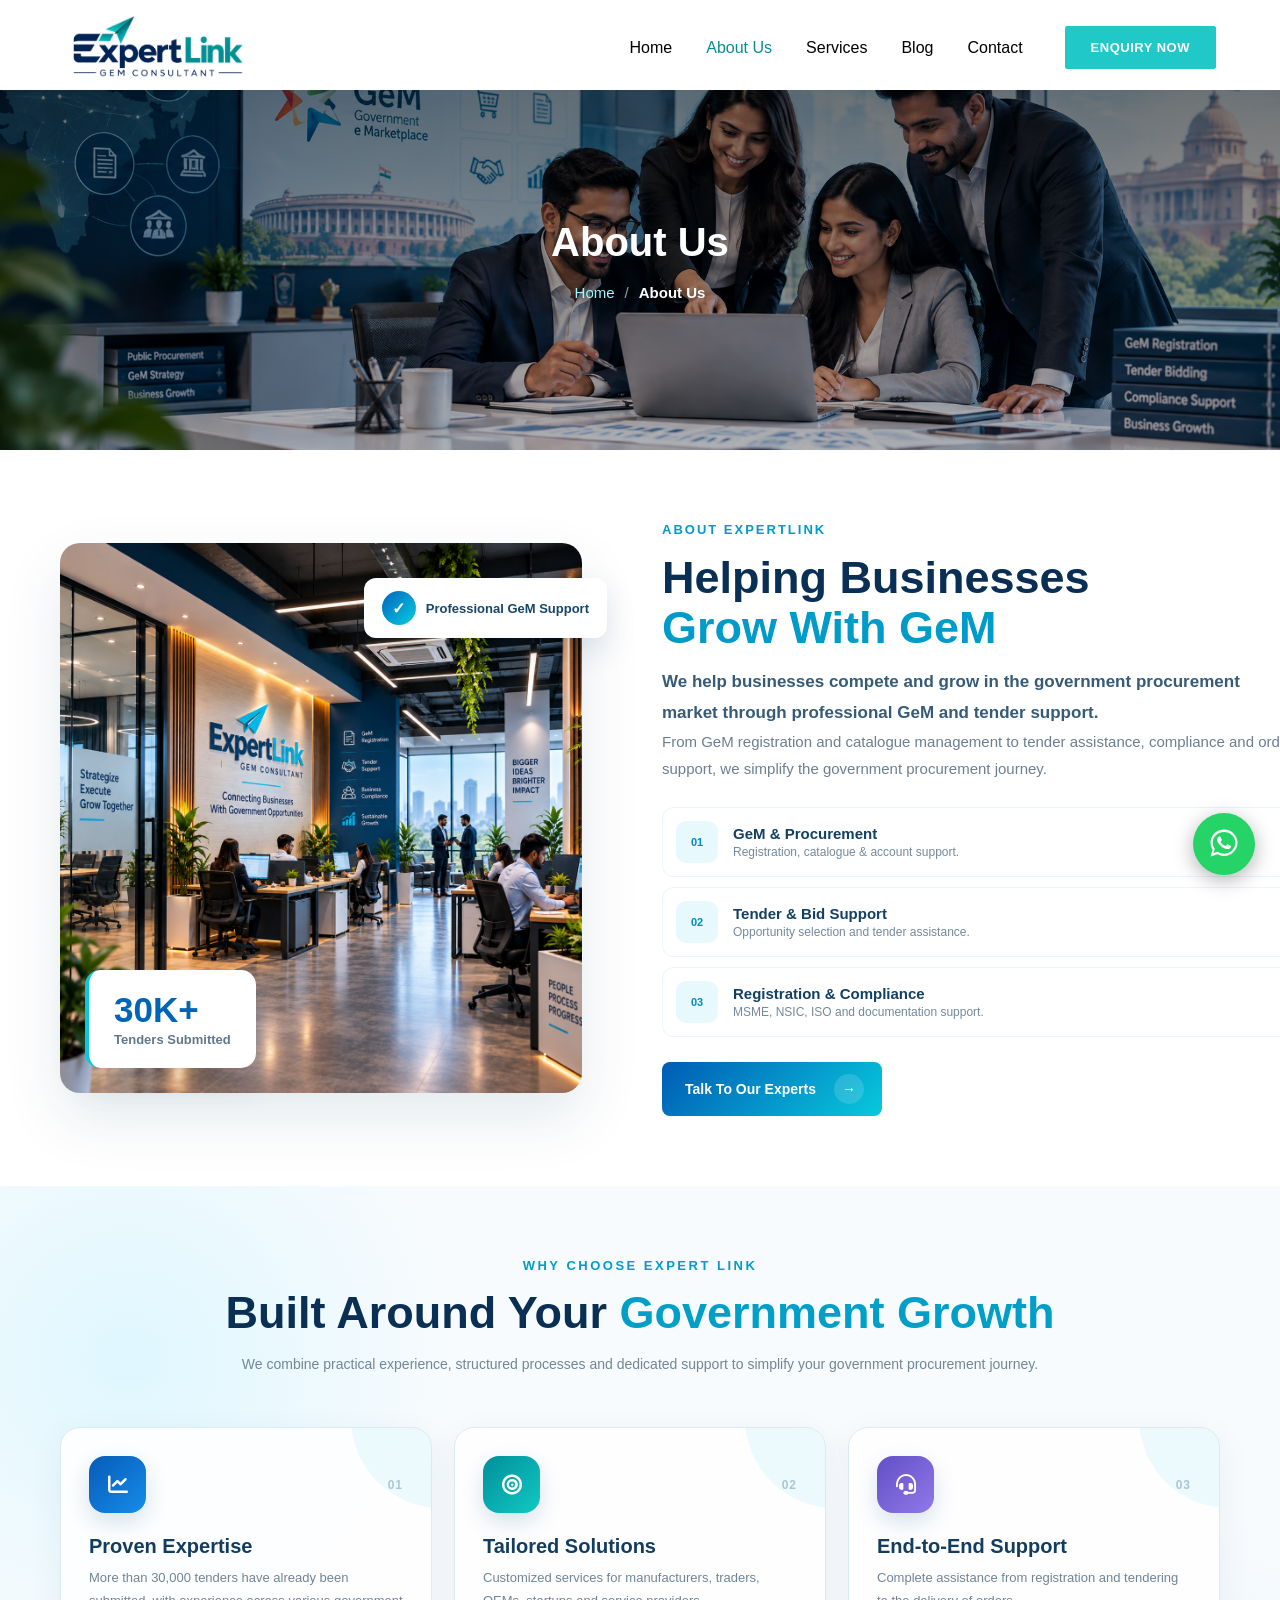
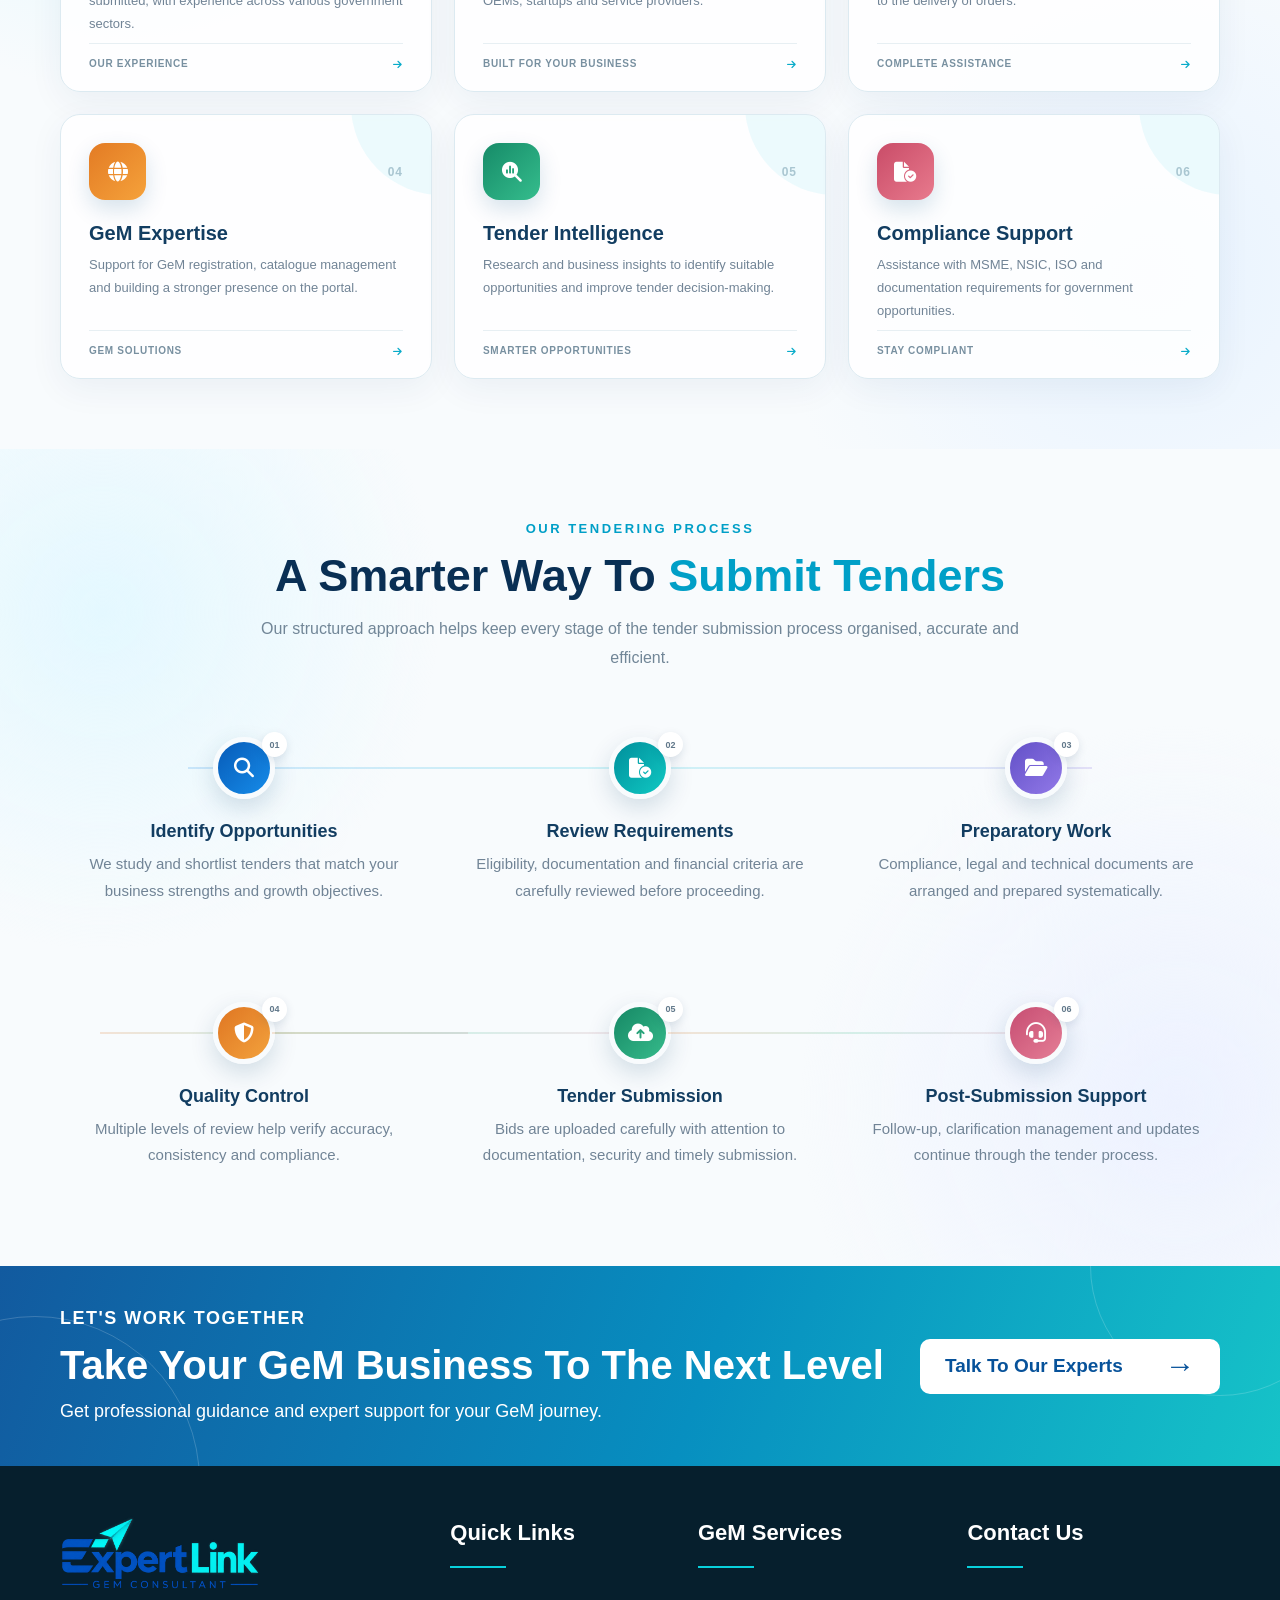
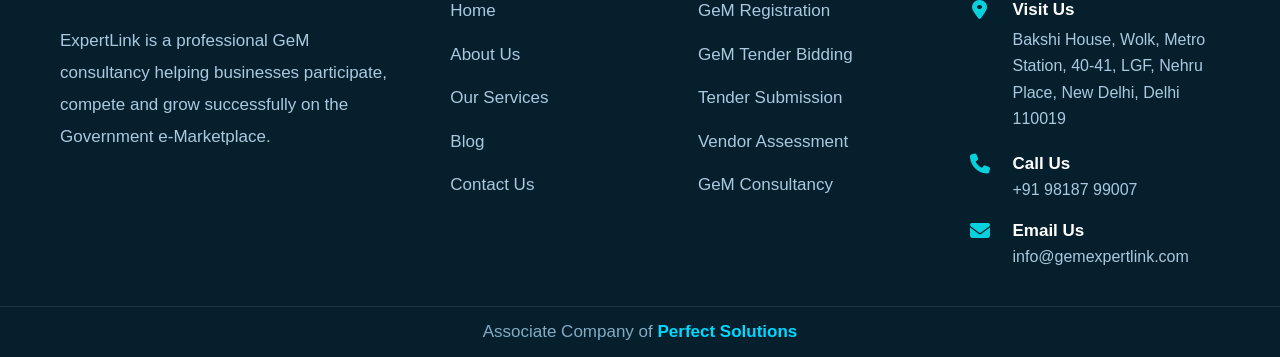
<file: about-us.html>
<!DOCTYPE html>
<html lang="en">

<head>

    <meta charset="UTF-8">

    <meta name="viewport"
          content="width=device-width, initial-scale=1.0">

    <title>ABOUT US | ExpertLink - GeM Consultant</title>


    <!-- MAIN CSS -->

    <!-- HEADER CSS -->

    <link rel="stylesheet" href="https://cdnjs.cloudflare.com/ajax/libs/font-awesome/6.5.2/css/all.min.css">
    
    <link rel="stylesheet"
          href="css/header.css">


    <!-- FOOTER CSS -->
    <link rel="stylesheet"
          href="css/footer.css">


    <!-- CONTACT CSS -->
    <link rel="stylesheet"
          href="css/about-us.css">

    <link rel="stylesheet" href="css/responsive.css">

</head>


<body>


    <!-- =====================================================
         HEADER
    ====================================================== -->

    <div id="header"></div>



    <!-- =====================================================
         ABOUT HERO
    ====================================================== -->

    <section class="about-hero">

        <div class="about-hero-overlay"></div>

        <div class="about-hero-content">

            <h1>
                About Us
            </h1>


            <div class="about-breadcrumb">

                <a href="index.html">
                    Home
                </a>

                <span>
                    /
                </span>

                <strong>
                    About Us
                </strong>

            </div>

        </div>

    </section>

    <section class="about-section">

    <div class="about-container">

        <!-- IMAGE -->
        <div class="about-image">

            <img src="images/about.png" alt="GeM Consultant">

            <div class="about-badge">
                <strong>30K+</strong>
                <span>Tenders Submitted</span>
            </div>

            <div class="about-experience">
                <b>✓</b>
                <span>Professional GeM Support</span>
            </div>

        </div>


        <!-- CONTENT -->
        <div class="about-content">

            <span class="about-tag">ABOUT EXPERTLINK</span>

            <h2>
                Helping Businesses
                <span>Grow With GeM</span>
            </h2>

            <p class="about-intro">
                We help businesses compete and grow in the government
                procurement market through professional GeM and
                tender support.
            </p>

            <p>
                From GeM registration and catalogue management to
                tender assistance, compliance and order support,
                we simplify the government procurement journey.
            </p>


            <div class="about-services">

                <div class="about-service">
                    <i>01</i>
                    <div>
                        <h3>GeM & Procurement</h3>
                        <p>Registration, catalogue & account support.</p>
                    </div>
                </div>

                <div class="about-service">
                    <i>02</i>
                    <div>
                        <h3>Tender & Bid Support</h3>
                        <p>Opportunity selection and tender assistance.</p>
                    </div>
                </div>

                <div class="about-service">
                    <i>03</i>
                    <div>
                        <h3>Registration & Compliance</h3>
                        <p>MSME, NSIC, ISO and documentation support.</p>
                    </div>
                </div>

            </div>


            <a href="contact.html" class="about-btn">
                Talk To Our Experts <span>→</span>
            </a>

        </div>

    </div>

</section>
<!-- =====================================================
     WHY CHOOSE US
===================================================== -->

<section class="why-section">

    <div class="why-heading">
        <span>WHY CHOOSE EXPERT LINK</span>

        <h2>
            Built Around Your
            <strong>Government Growth</strong>
        </h2>

        <p>
            We combine practical experience, structured processes and
            dedicated support to simplify your government procurement journey.
        </p>
    </div>


    <div class="why-grid">


        <!-- 01 -->
        <div class="why-card blue">

            <div class="why-top">
                <div class="why-icon">
                    <i class="fa-solid fa-chart-line"></i>
                </div>
                <b>01</b>
            </div>

            <h3>Proven Expertise</h3>

            <p>
                More than 30,000 tenders have already been submitted,
                with experience across various government sectors.
            </p>

            <div class="why-bottom">
                <span>Our Experience</span>
                <i class="fa-solid fa-arrow-right"></i>
            </div>

        </div>


        <!-- 02 -->
        <div class="why-card cyan">

            <div class="why-top">
                <div class="why-icon">
                    <i class="fa-solid fa-bullseye"></i>
                </div>
                <b>02</b>
            </div>

            <h3>Tailored Solutions</h3>

            <p>
                Customized services for manufacturers, traders, OEMs,
                startups and service providers.
            </p>

            <div class="why-bottom">
                <span>Built For Your Business</span>
                <i class="fa-solid fa-arrow-right"></i>
            </div>

        </div>


        <!-- 03 -->
        <div class="why-card purple">

            <div class="why-top">
                <div class="why-icon">
                    <i class="fa-solid fa-headset"></i>
                </div>
                <b>03</b>
            </div>

            <h3>End-to-End Support</h3>

            <p>
                Complete assistance from registration and tendering
                to the delivery of orders.
            </p>

            <div class="why-bottom">
                <span>Complete Assistance</span>
                <i class="fa-solid fa-arrow-right"></i>
            </div>

        </div>


        <!-- 04 -->
        <div class="why-card orange">

            <div class="why-top">
                <div class="why-icon">
                    <i class="fa-solid fa-globe"></i>
                </div>
                <b>04</b>
            </div>

            <h3>GeM Expertise</h3>

            <p>
                Support for GeM registration, catalogue management
                and building a stronger presence on the portal.
            </p>

            <div class="why-bottom">
                <span>GeM Solutions</span>
                <i class="fa-solid fa-arrow-right"></i>
            </div>

        </div>


        <!-- 05 -->
        <div class="why-card green">

            <div class="why-top">
                <div class="why-icon">
                    <i class="fa-solid fa-magnifying-glass-chart"></i>
                </div>
                <b>05</b>
            </div>

            <h3>Tender Intelligence</h3>

            <p>
                Research and business insights to identify suitable
                opportunities and improve tender decision-making.
            </p>

            <div class="why-bottom">
                <span>Smarter Opportunities</span>
                <i class="fa-solid fa-arrow-right"></i>
            </div>

        </div>


        <!-- 06 -->
        <div class="why-card red">

            <div class="why-top">
                <div class="why-icon">
                    <i class="fa-solid fa-file-circle-check"></i>
                </div>
                <b>06</b>
            </div>

            <h3>Compliance Support</h3>

            <p>
                Assistance with MSME, NSIC, ISO and documentation
                requirements for government opportunities.
            </p>

            <div class="why-bottom">
                <span>Stay Compliant</span>
                <i class="fa-solid fa-arrow-right"></i>
            </div>

        </div>

    </div>

</section>
</section>  <!-- Why Us ka closing -->

<!-- YAHAN SE NAYA PROCESS SECTION START HOGA -->

<section class="process-section">

    <div class="process-heading">
        <span>OUR TENDERING PROCESS</span>

        <h2>
            A Smarter Way To
            <strong>Submit Tenders</strong>
        </h2>

        <p>
            Our structured approach helps keep every stage of the
            tender submission process organised, accurate and efficient.
        </p>
    </div>

    <div class="process-grid">

        <div class="process-card">
            <div class="process-icon blue">
                <i class="fa-solid fa-magnifying-glass"></i>
                <b>01</b>
            </div>
            <h3>Identify Opportunities</h3>
            <p>
                We study and shortlist tenders that match your
                business strengths and growth objectives.
            </p>
        </div>

        <div class="process-card">
            <div class="process-icon cyan">
                <i class="fa-solid fa-file-circle-check"></i>
                <b>02</b>
            </div>
            <h3>Review Requirements</h3>
            <p>
                Eligibility, documentation and financial criteria
                are carefully reviewed before proceeding.
            </p>
        </div>

        <div class="process-card">
            <div class="process-icon purple">
                <i class="fa-solid fa-folder-open"></i>
                <b>03</b>
            </div>
            <h3>Preparatory Work</h3>
            <p>
                Compliance, legal and technical documents are
                arranged and prepared systematically.
            </p>
        </div>

        <div class="process-card">
            <div class="process-icon orange">
                <i class="fa-solid fa-shield-halved"></i>
                <b>04</b>
            </div>
            <h3>Quality Control</h3>
            <p>
                Multiple levels of review help verify accuracy,
                consistency and compliance.
            </p>
        </div>

        <div class="process-card">
            <div class="process-icon green">
                <i class="fa-solid fa-cloud-arrow-up"></i>
                <b>05</b>
            </div>
            <h3>Tender Submission</h3>
            <p>
                Bids are uploaded carefully with attention to
                documentation, security and timely submission.
            </p>
        </div>

        <div class="process-card">
            <div class="process-icon pink">
                <i class="fa-solid fa-headset"></i>
                <b>06</b>
            </div>
            <h3>Post-Submission Support</h3>
            <p>
                Follow-up, clarification management and updates
                continue through the tender process.
            </p>
        </div>

    </div>

</section>


        <!-- =====================================================
         FOOTER
    ====================================================== -->

    <div id="footer"></div>



    <!-- =====================================================
         MAIN JS
    ====================================================== -->

    <script src="js/footer.js"></script>
    <script src="js/main.js"></script>
    <script src="js/whatsapp.js"></script>

</body>

</html>
</file>
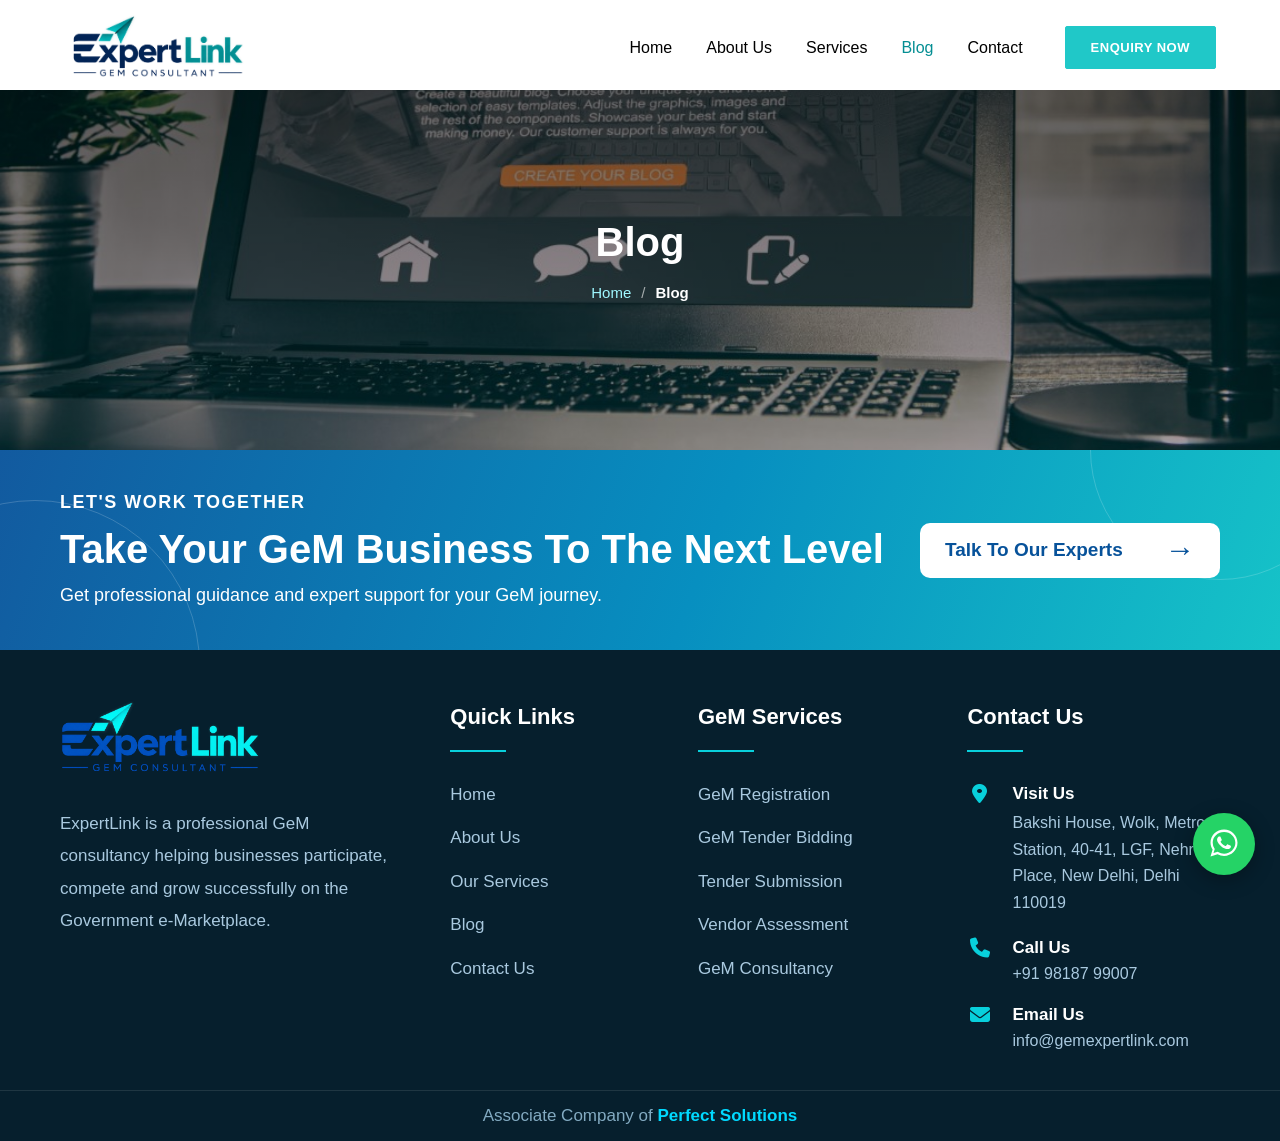
<file: blog.html>
<!DOCTYPE html>
<html lang="en">

<head>

    <meta charset="UTF-8">

    <meta name="viewport"
          content="width=device-width, initial-scale=1.0">

    <title>BLOG | ExpertLink - GeM Consultant</title>


    <!-- MAIN CSS -->

    <!-- HEADER CSS -->

    <link rel="stylesheet" href="https://cdnjs.cloudflare.com/ajax/libs/font-awesome/6.5.2/css/all.min.css">
    
    <link rel="stylesheet"
          href="css/header.css">


    <!-- FOOTER CSS -->
    <link rel="stylesheet"
          href="css/footer.css">


    <!-- CONTACT CSS -->
    <link rel="stylesheet"
          href="css/blog.css">

    <link rel="stylesheet" href="css/responsive.css">

</head>


<body>


    <!-- =====================================================
         HEADER
    ====================================================== -->

    <div id="header"></div>



    <!-- =====================================================
         BLOG HERO
    ====================================================== -->

    <section class="blog-hero">

        <div class="blog-hero-overlay"></div>

        <div class="blog-hero-content">

            <h1>
                Blog
            </h1>


            <div class="blog-breadcrumb">

                <a href="index.html">
                    Home
                </a>

                <span>
                    /
                </span>

                <strong>
                    Blog
                </strong>

            </div>

        </div>

    </section>
   
   
   <!-- =====================================================
         FOOTER
    ====================================================== -->

    <div id="footer"></div>



    <!-- =====================================================
         MAIN JS
    ====================================================== -->

    <script src="js/footer.js"></script>
    <script src="js/main.js"></script>
    <script src="js/whatsapp.js"></script>

</body>

</html>
</file>
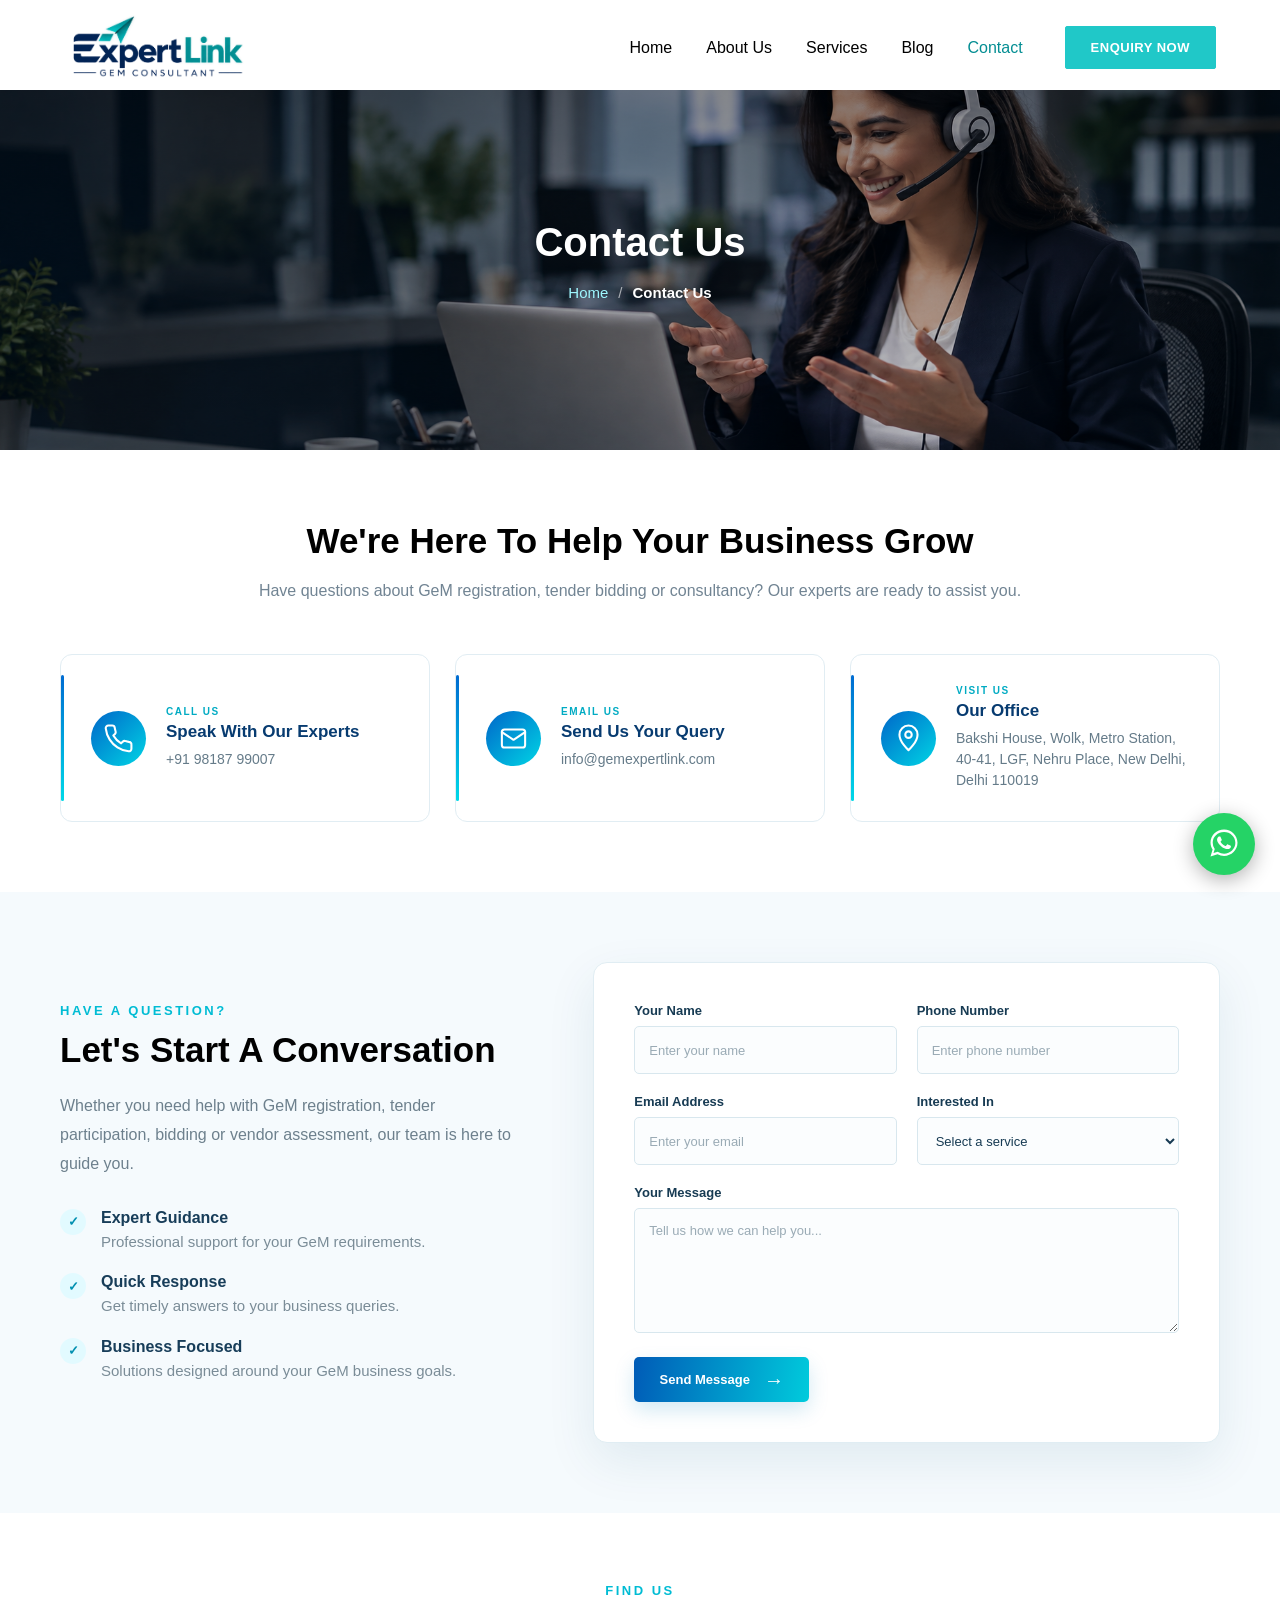
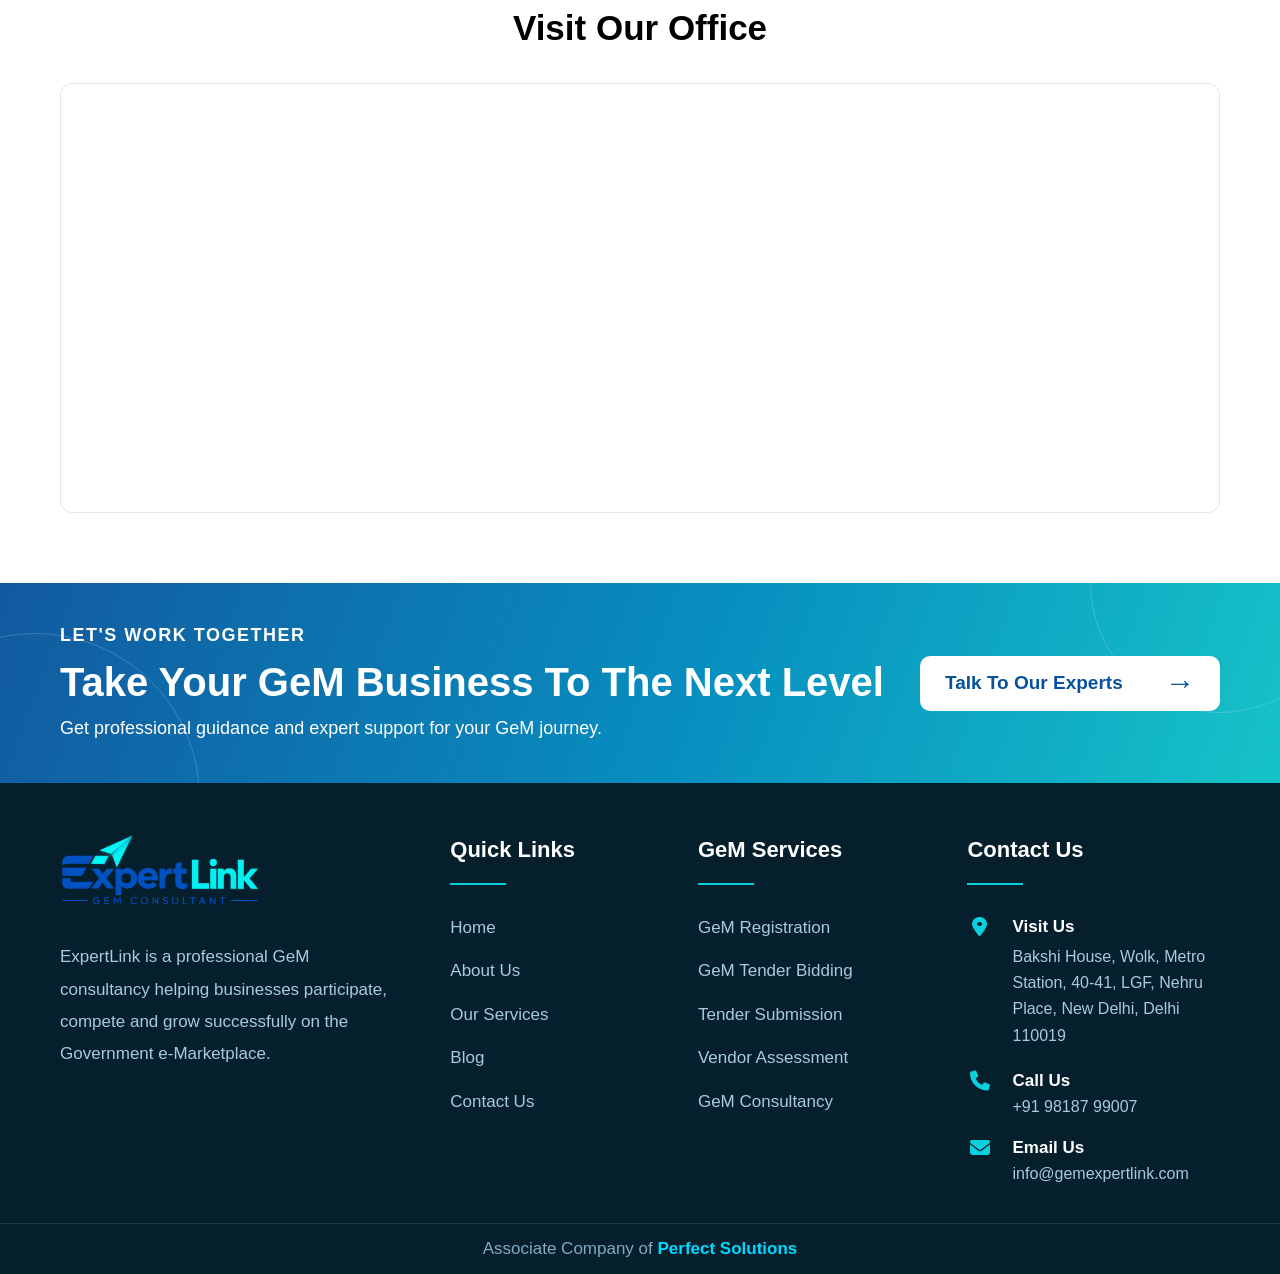
<file: contact.html>
<!DOCTYPE html>
<html lang="en">

<head>

    <meta charset="UTF-8">

    <meta name="viewport"
          content="width=device-width, initial-scale=1.0">

    <title>Contact Us | ExpertLink - GeM Consultant</title>


    <!-- MAIN CSS -->

    <!-- HEADER CSS -->
    <link rel="stylesheet"
          href="css/header.css">


    <!-- FOOTER CSS -->
    <link rel="stylesheet"
          href="css/footer.css">


    <!-- CONTACT CSS -->
    <link rel="stylesheet"
          href="css/contact.css">

    <link rel="stylesheet" href="css/responsive.css">

</head>


<body>


    <!-- =====================================================
         HEADER
    ====================================================== -->

    <div id="header"></div>



    <!-- =====================================================
         CONTACT HERO
    ====================================================== -->

    <section class="contact-hero">

        <div class="contact-hero-overlay"></div>

        <div class="contact-hero-content">

            <h1>
                Contact Us
            </h1>


            <div class="contact-breadcrumb">

                <a href="index.html">
                    Home
                </a>

                <span>
                    /
                </span>

                <strong>
                    Contact Us
                </strong>

            </div>

        </div>

    </section>



    <!-- =====================================================
         CONTACT DETAILS
    ====================================================== -->

    <section class="contact-details-section">

        <div class="contact-container">


            <!-- SECTION HEADER -->

            <div class="contact-section-heading">

                <h2>
                    We're Here To Help Your Business Grow
                </h2>

                <p>
                    Have questions about GeM registration,
                    tender bidding or consultancy?
                    Our experts are ready to assist you.
                </p>

            </div>



            <!-- CONTACT CARDS -->

            <div class="contact-info-grid">


                <!-- PHONE -->

                <div class="contact-info-card">

                    <div class="contact-info-icon">

                        <svg viewBox="0 0 24 24">

                            <path d="
                                M22 16.92v3
                                a2 2 0 0 1-2.18 2
                                19.79 19.79 0 0 1-8.63-3.07
                                19.5 19.5 0 0 1-6-6
                                A19.79 19.79 0 0 1 2.12 4.18
                                2 2 0 0 1 4.11 2h3
                                a2 2 0 0 1 2 1.72
                                c.12.9.33 1.78.62 2.63
                                a2 2 0 0 1-.45 2.11L8 9.73
                                a16 16 0 0 0 6 6l1.27-1.27
                                a2 2 0 0 1 2.11-.45
                                c.85.29 1.73.5 2.63.62
                                A2 2 0 0 1 22 16.92z">
                            </path>

                        </svg>

                    </div>


                    <div class="contact-info-content">

                        <span>
                            CALL US
                        </span>

                        <h3>
                            Speak With Our Experts
                        </h3>

                        <a href="tel:+918448149333">
                            +91 98187 99007
                        </a>

                    </div>

                </div>



                <!-- EMAIL -->

                <div class="contact-info-card">

                    <div class="contact-info-icon">

                        <svg viewBox="0 0 24 24">

                            <rect
                                x="3"
                                y="5"
                                width="18"
                                height="14"
                                rx="2">
                            </rect>

                            <path
                                d="M3 7l9 6 9-6">
                            </path>

                        </svg>

                    </div>


                    <div class="contact-info-content">

                        <span>
                            EMAIL US
                        </span>

                        <h3>
                            Send Us Your Query
                        </h3>

                        <a href="mailto:info@expertlink.in">
                            info@gemexpertlink.com
                        </a>

                    </div>

                </div>



                <!-- LOCATION -->

                <div class="contact-info-card">

                    <div class="contact-info-icon">

                        <svg viewBox="0 0 24 24">

                            <path
                                d="M12 21s7-6.2 7-12a7 7 0 1 0-14 0c0 5.8 7 12 7 12z">
                            </path>

                            <circle
                                cx="12"
                                cy="9"
                                r="2.5">
                            </circle>

                        </svg>

                    </div>


                    <div class="contact-info-content">

                        <span>
                            VISIT US
                        </span>

                        <h3>
                            Our Office
                        </h3>

                        <p>
                           Bakshi House, Wolk, Metro Station, 40-41, LGF, Nehru Place, New Delhi, Delhi 110019 
                        </p>

                    </div>

                </div>


            </div>

        </div>

    </section>



    <!-- =====================================================
         CONTACT FORM SECTION
    ====================================================== -->

    <section class="contact-form-section">

        <div class="contact-container">

            <div class="contact-form-layout">


                <!-- LEFT CONTENT -->

                <div class="contact-form-intro">

                    <span class="contact-form-tag">
                        HAVE A QUESTION?
                    </span>

                    <h2>
                        Let's Start A Conversation
                    </h2>

                    <p>
                        Whether you need help with GeM
                        registration, tender participation,
                        bidding or vendor assessment, our
                        team is here to guide you.
                    </p>


                    <!-- POINTS -->

                    <div class="contact-benefits">

                        <div class="contact-benefit">

                            <span class="benefit-check">
                                ✓
                            </span>

                            <div>
                                <strong>
                                    Expert Guidance
                                </strong>

                                <p>
                                    Professional support for
                                    your GeM requirements.
                                </p>
                            </div>

                        </div>


                        <div class="contact-benefit">

                            <span class="benefit-check">
                                ✓
                            </span>

                            <div>
                                <strong>
                                    Quick Response
                                </strong>

                                <p>
                                    Get timely answers to
                                    your business queries.
                                </p>
                            </div>

                        </div>


                        <div class="contact-benefit">

                            <span class="benefit-check">
                                ✓
                            </span>

                            <div>
                                <strong>
                                    Business Focused
                                </strong>

                                <p>
                                    Solutions designed around
                                    your GeM business goals.
                                </p>
                            </div>

                        </div>

                    </div>

                </div>



                <!-- FORM -->

                <div class="contact-form-box">

<!-- =========================================================
     EXPERTLINK CONTACT FORM
========================================================= -->

<form
    id="contactForm"
    action="https://api.web3forms.com/submit"
    method="POST">


    <!-- =====================================================
         WEB3FORMS ACCESS KEY
    ====================================================== -->

    <input
        type="hidden"
        name="access_key"
        value="ee72a4e5-d1c9-4f8f-ba1a-3db2750242ba">


    <!-- =====================================================
         EMAIL SUBJECT
    ====================================================== -->

    <input
        type="hidden"
        name="subject"
        value="New Enquiry - ExpertLink">


    <!-- =====================================================
         COMPANY NAME
    ====================================================== -->

    <input
        type="hidden"
        name="from_name"
        value="ExpertLink GeM Consultancy">


    <!-- =====================================================
         SPAM PROTECTION
    ====================================================== -->

    <input
        type="checkbox"
        name="botcheck"
        style="display:none;">


    <!-- =====================================================
         NAME + PHONE
    ====================================================== -->

    <div class="form-row">

        <div class="form-group">

            <label for="name">
                Your Name
            </label>

            <input
                type="text"
                id="name"
                name="name"
                placeholder="Enter your name"
                autocomplete="name"
                required>

        </div>


        <div class="form-group">

            <label for="phone">
                Phone Number
            </label>

            <input
                type="tel"
                id="phone"
                name="phone"
                placeholder="Enter phone number"
                autocomplete="tel"
                required>

        </div>

    </div>


    <!-- =====================================================
         EMAIL + SERVICE
    ====================================================== -->

    <div class="form-row">

        <div class="form-group">

            <label for="email">
                Email Address
            </label>

            <input
                type="email"
                id="email"
                name="email"
                placeholder="Enter your email"
                autocomplete="email"
                required>

        </div>


        <div class="form-group">

            <label for="service">
                Interested In
            </label>

            <select
                id="service"
                name="service"
                required>

                <option value="">
                    Select a service
                </option>

                <option value="GeM Registration">
                    GeM Registration
                </option>

                <option value="GeM Tender Bidding">
                    GeM Tender Bidding
                </option>

                <option value="Tender Submission">
                    Tender Submission
                </option>

                <option value="Vendor Assessment">
                    Vendor Assessment
                </option>

                <option value="GeM Consultancy">
                    GeM Consultancy
                </option>

            </select>

        </div>

    </div>


    <!-- =====================================================
         MESSAGE
    ====================================================== -->

    <div class="form-group">

        <label for="message">
            Your Message
        </label>

        <textarea
            id="message"
            name="message"
            rows="5"
            placeholder="Tell us how we can help you..."
            required></textarea>

    </div>


    <!-- =====================================================
         SUBMIT BUTTON
    ====================================================== -->

    <button
        type="submit"
        class="contact-submit-btn">

        Send Message

        <span>
            →
        </span>

    </button>


</form>

                </div>

            </div>

        </div>

    </section>



    <!-- =====================================================
         MAP SECTION
    ====================================================== -->

    <section class="contact-map-section">

        <div class="contact-container">

            <div class="contact-map-heading">

                <span>
                    FIND US
                </span>

                <h2>
                    Visit Our Office
                </h2>

            </div>


            <div class="contact-map">

                <!-- Replace this map with your actual office location -->
<iframe
    src="https://www.google.com/maps?q=Bakshi+House,+Wolk+Metro+Station,+40-41,+LGF,+Nehru+Place,+New+Delhi,+Delhi+110019&output=embed"
    width="100%"
    height="450"
    style="border:0;"
    allowfullscreen=""
    loading="lazy"
    referrerpolicy="no-referrer-when-downgrade">
</iframe>

            </div>

        </div>

    </section>



    <!-- =====================================================
         FOOTER
    ====================================================== -->

    <div id="footer"></div>



    <!-- =====================================================
         MAIN JS
    ====================================================== -->

    <script src="js/footer.js"></script>
    <script src="js/main.js"></script>
    <script src="js/whatsapp.js"></script>

</body>

</html>
</file>
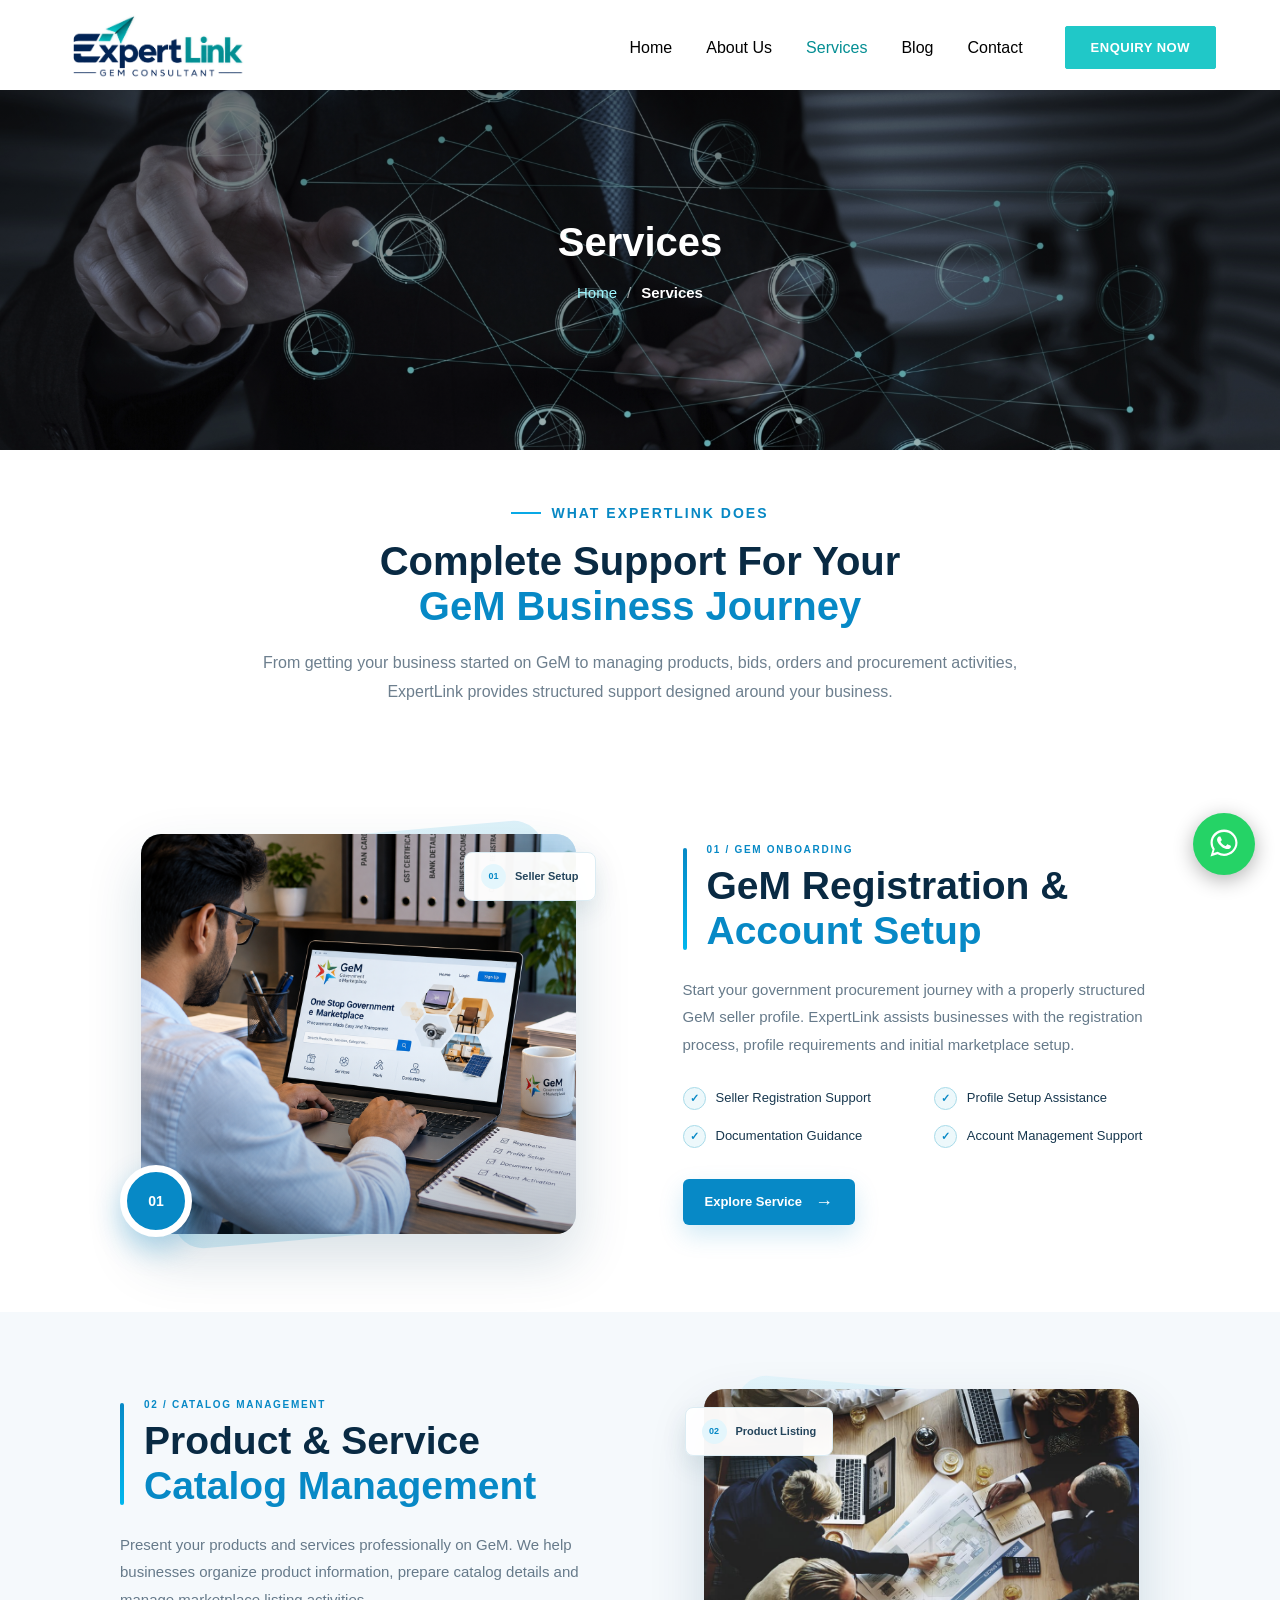
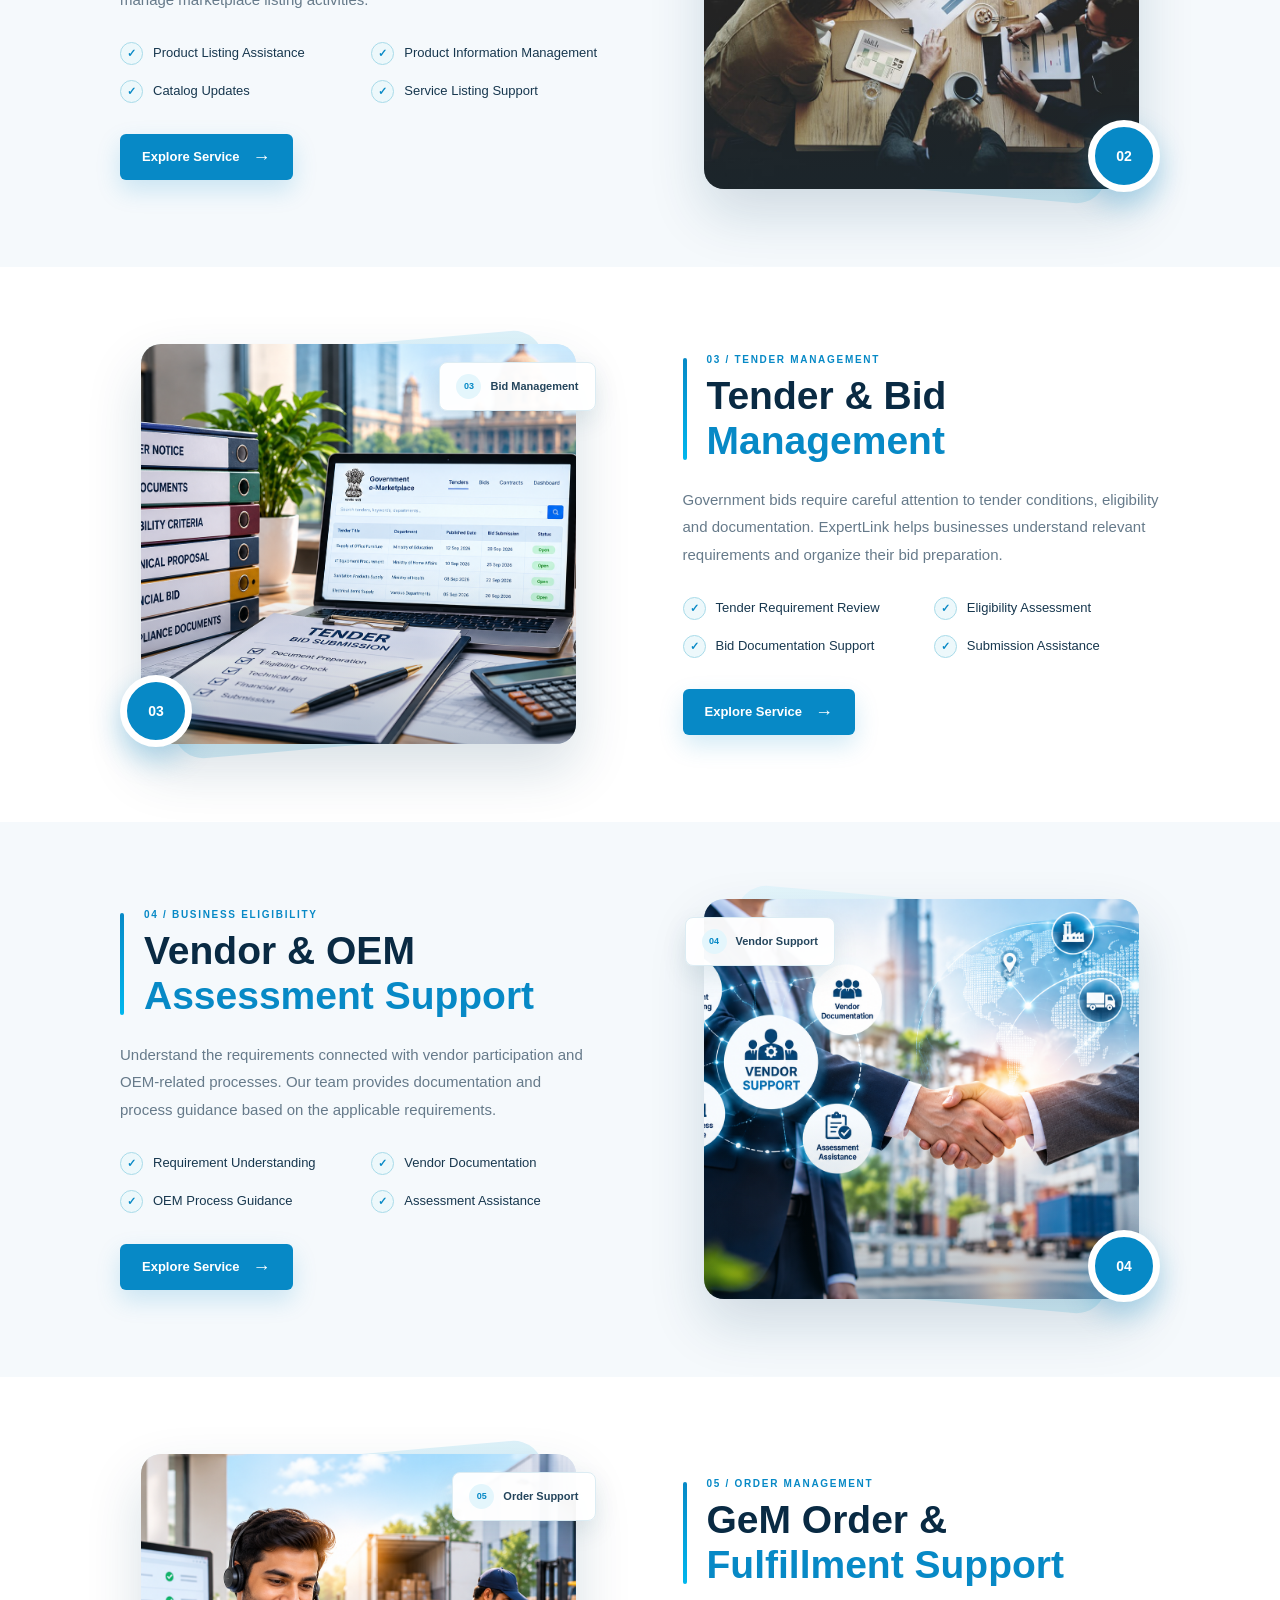
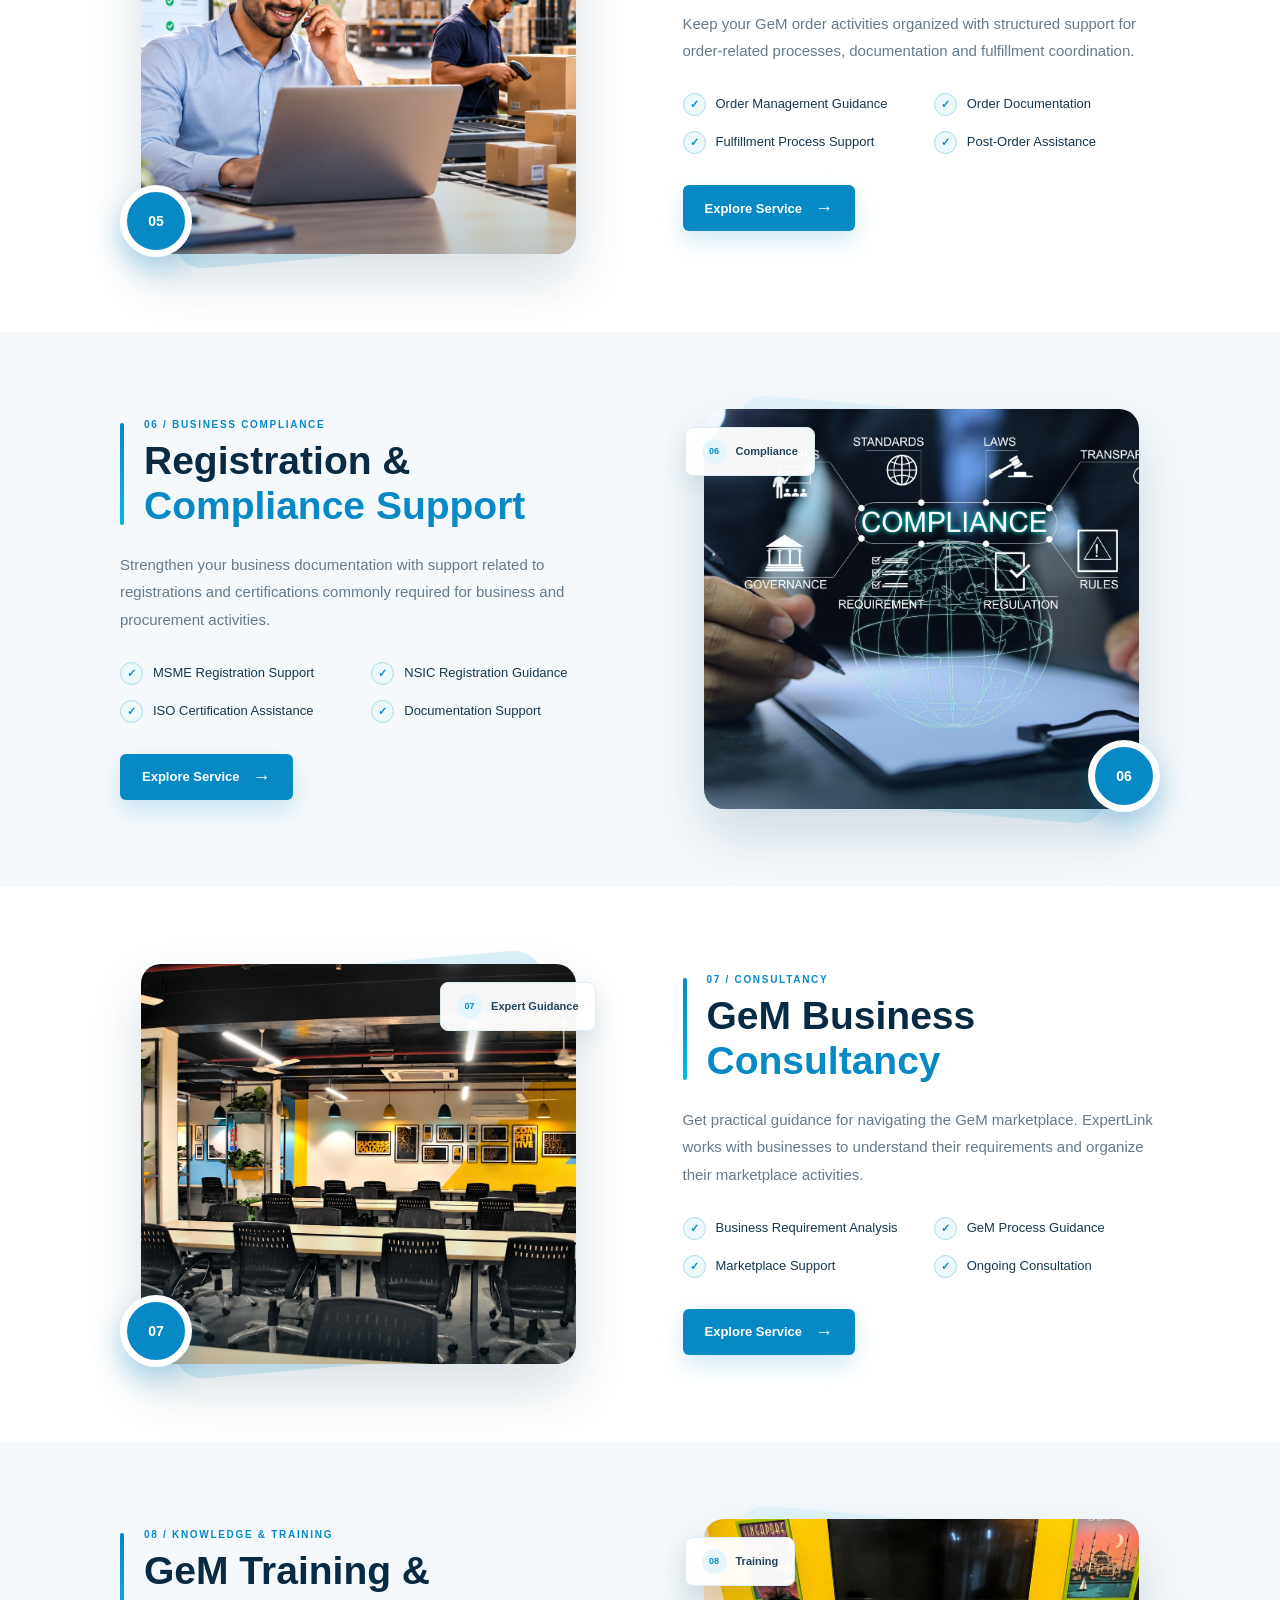
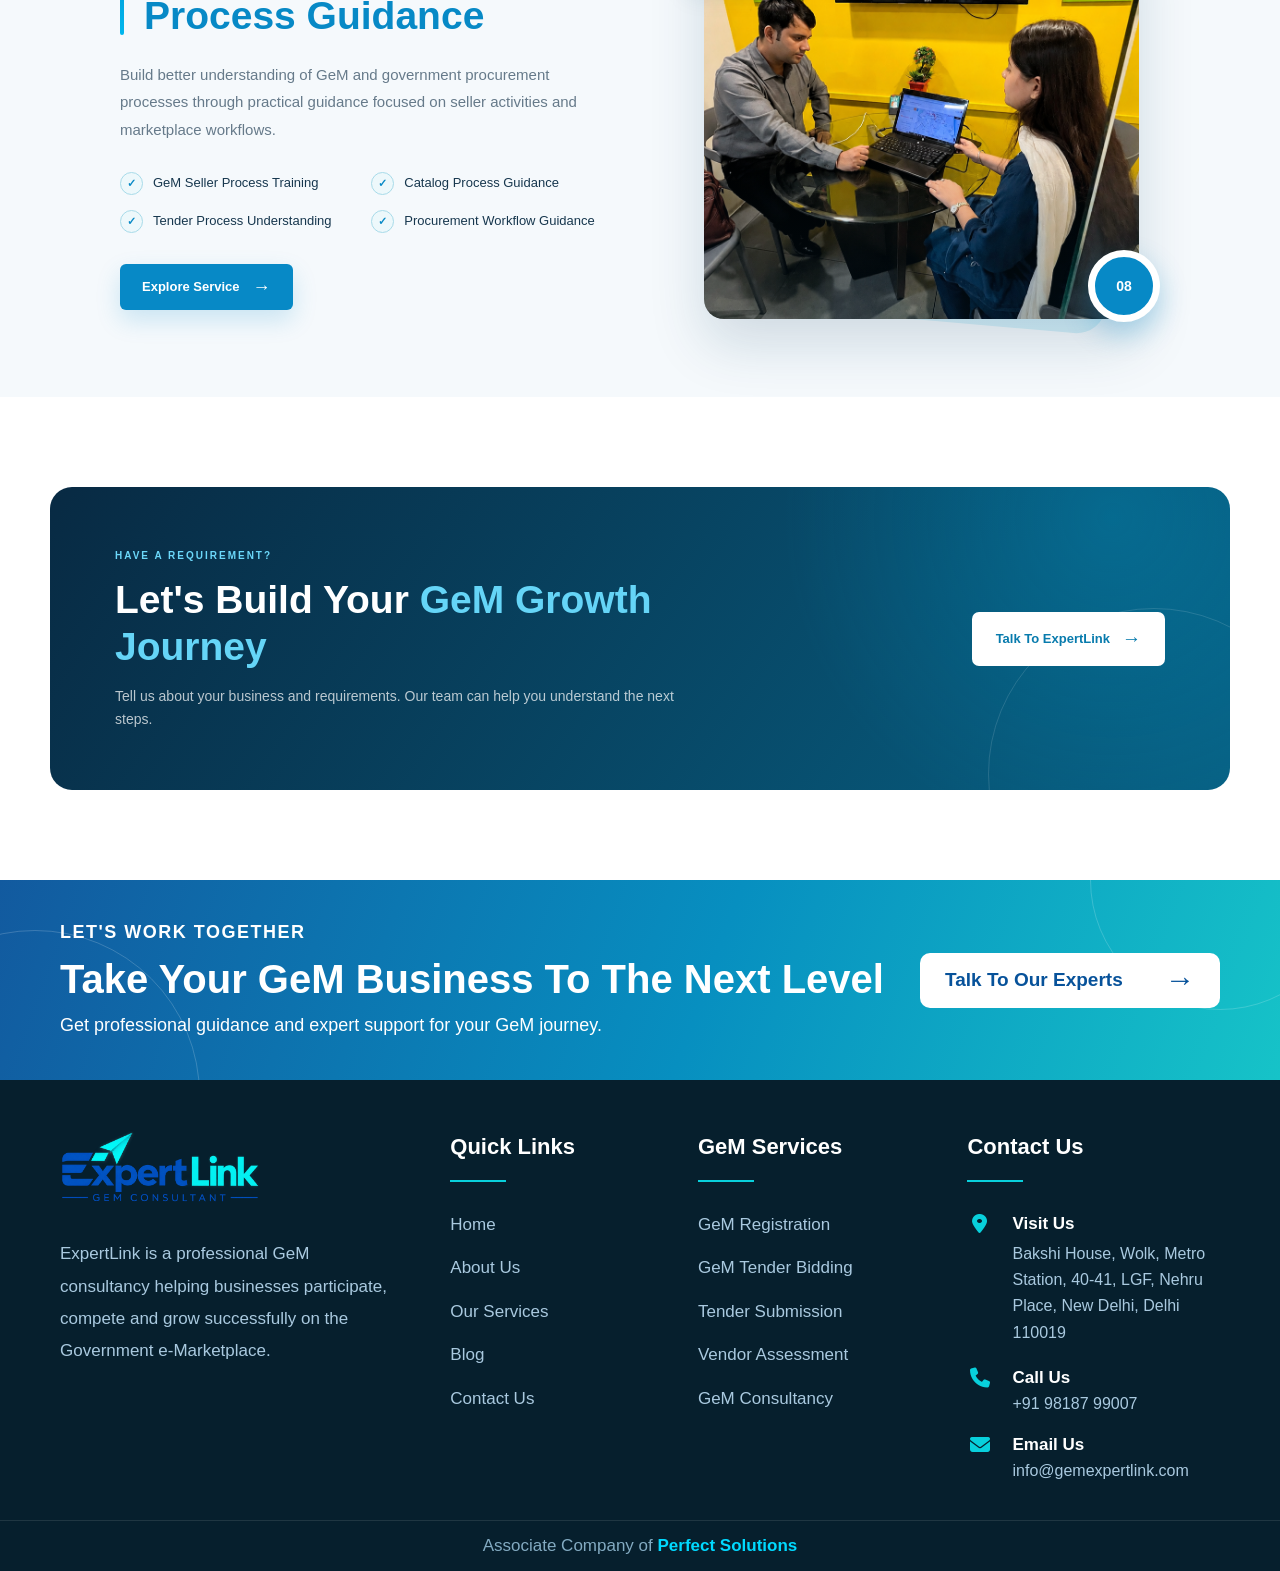
<file: services.html>
<!DOCTYPE html>
<html lang="en">

<head>

    <meta charset="UTF-8">

    <meta name="viewport"
          content="width=device-width, initial-scale=1.0">

    <title>Services | ExpertLink - GeM Consultant</title>


    <!-- MAIN CSS -->

    <!-- HEADER CSS -->

    <link rel="stylesheet" href="https://cdnjs.cloudflare.com/ajax/libs/font-awesome/6.5.2/css/all.min.css">
    
    <link rel="stylesheet"
          href="css/header.css">


    <!-- FOOTER CSS -->
    <link rel="stylesheet"
          href="css/footer.css">


    <!-- CONTACT CSS -->
    <link rel="stylesheet"
          href="css/services.css">

    <link rel="stylesheet" href="css/responsive.css">

</head>


<body>


    <!-- =====================================================
         HEADER
    ====================================================== -->

    <div id="header"></div>



    <!-- =====================================================
         SERVICES HERO
    ====================================================== -->

    <section class="services-hero">

        <div class="services-hero-overlay"></div>

        <div class="services-hero-content">

            <h1>
                Services
            </h1>


            <div class="services-breadcrumb">

                <a href="index.html">
                    Home
                </a>

                <span>
                    /
                </span>

                <strong>
                    Services
                </strong>

            </div>

        </div>

    </section>

<!-- =========================================================
     EXPERTLINK SERVICES PAGE
     Header + Hero + Footer already available
========================================================= -->

<main class="expert-services">


    <!-- =====================================================
         SERVICES INTRO
    ====================================================== -->

    <section class="services-intro">
        <div class="services-container">

            <div class="intro-label">
                <span></span>
                WHAT EXPERTLINK DOES
            </div>

            <h1>
                Complete Support For Your
                <strong>GeM Business Journey</strong>
            </h1>

            <p>
                From getting your business started on GeM to managing
                products, bids, orders and procurement activities, ExpertLink
                provides structured support designed around your business.
            </p>

        </div>
    </section>



    <!-- =====================================================
         SERVICE 01
    ====================================================== -->

    <section class="expert-service">

        <div class="services-container">

            <div class="service-layout">

                <!-- IMAGE -->

                <div class="service-visual">

                    <div class="visual-bg"></div>

                    <div class="service-image-box">

                        <img
                            src="images/service-1.png"
                            alt="GeM Registration"
                        >

                    </div>

                    <div class="service-count">
                        01
                    </div>

                    <div class="floating-label">
                        <span>01</span>
                        Seller Setup
                    </div>

                </div>


                <!-- CONTENT -->

                <div class="service-info">

                    <div class="service-heading">

                        <span>01 / GEM ONBOARDING</span>

                        <h2>
                            GeM Registration &
                            <em>Account Setup</em>
                        </h2>

                    </div>

                    <p class="service-text">
                        Start your government procurement journey with a
                        properly structured GeM seller profile. ExpertLink
                        assists businesses with the registration process,
                        profile requirements and initial marketplace setup.
                    </p>


                    <div class="service-features">

                        <div>
                            <i>✓</i>
                            <span>Seller Registration Support</span>
                        </div>

                        <div>
                            <i>✓</i>
                            <span>Profile Setup Assistance</span>
                        </div>

                        <div>
                            <i>✓</i>
                            <span>Documentation Guidance</span>
                        </div>

                        <div>
                            <i>✓</i>
                            <span>Account Management Support</span>
                        </div>

                    </div>


                    <a href="contact.html" class="service-btn">
                        Explore Service
                        <b>→</b>
                    </a>

                </div>

            </div>

        </div>

    </section>



    <!-- =====================================================
         SERVICE 02
    ====================================================== -->

    <section class="expert-service service-alt">

        <div class="services-container">

            <div class="service-layout reverse">

                <!-- IMAGE -->

                <div class="service-visual">

                    <div class="visual-bg"></div>

                    <div class="service-image-box">

                        <img
                            src="images/hero-2.jpg"
                            alt="GeM Catalog Management"
                        >

                    </div>

                    <div class="service-count">
                        02
                    </div>

                    <div class="floating-label">
                        <span>02</span>
                        Product Listing
                    </div>

                </div>


                <!-- CONTENT -->

                <div class="service-info">

                    <div class="service-heading">

                        <span>02 / CATALOG MANAGEMENT</span>

                        <h2>
                            Product & Service
                            <em>Catalog Management</em>
                        </h2>

                    </div>

                    <p class="service-text">
                        Present your products and services professionally on
                        GeM. We help businesses organize product information,
                        prepare catalog details and manage marketplace
                        listing activities.
                    </p>


                    <div class="service-features">

                        <div>
                            <i>✓</i>
                            <span>Product Listing Assistance</span>
                        </div>

                        <div>
                            <i>✓</i>
                            <span>Product Information Management</span>
                        </div>

                        <div>
                            <i>✓</i>
                            <span>Catalog Updates</span>
                        </div>

                        <div>
                            <i>✓</i>
                            <span>Service Listing Support</span>
                        </div>

                    </div>


                    <a href="contact.html" class="service-btn">
                        Explore Service
                        <b>→</b>
                    </a>

                </div>

            </div>

        </div>

    </section>



    <!-- =====================================================
         SERVICE 03
    ====================================================== -->

    <section class="expert-service">

        <div class="services-container">

            <div class="service-layout">

                <div class="service-visual">

                    <div class="visual-bg"></div>

                    <div class="service-image-box">

                        <img
                            src="images/service-3.png"
                            alt="Tender and Bid Management"
                        >

                    </div>

                    <div class="service-count">
                        03
                    </div>

                    <div class="floating-label">
                        <span>03</span>
                        Bid Management
                    </div>

                </div>


                <div class="service-info">

                    <div class="service-heading">

                        <span>03 / TENDER MANAGEMENT</span>

                        <h2>
                            Tender & Bid
                            <em>Management</em>
                        </h2>

                    </div>

                    <p class="service-text">
                        Government bids require careful attention to tender
                        conditions, eligibility and documentation. ExpertLink
                        helps businesses understand relevant requirements and
                        organize their bid preparation.
                    </p>


                    <div class="service-features">

                        <div>
                            <i>✓</i>
                            <span>Tender Requirement Review</span>
                        </div>

                        <div>
                            <i>✓</i>
                            <span>Eligibility Assessment</span>
                        </div>

                        <div>
                            <i>✓</i>
                            <span>Bid Documentation Support</span>
                        </div>

                        <div>
                            <i>✓</i>
                            <span>Submission Assistance</span>
                        </div>

                    </div>


                    <a href="contact.html" class="service-btn">
                        Explore Service
                        <b>→</b>
                    </a>

                </div>

            </div>

        </div>

    </section>



    <!-- =====================================================
         SERVICE 04
    ====================================================== -->

    <section class="expert-service service-alt">

        <div class="services-container">

            <div class="service-layout reverse">

                <div class="service-visual">

                    <div class="visual-bg"></div>

                    <div class="service-image-box">

                        <img
                            src="images/service-4.png"
                            alt="Vendor and OEM Assessment"
                        >

                    </div>

                    <div class="service-count">
                        04
                    </div>

                    <div class="floating-label">
                        <span>04</span>
                        Vendor Support
                    </div>

                </div>


                <div class="service-info">

                    <div class="service-heading">

                        <span>04 / BUSINESS ELIGIBILITY</span>

                        <h2>
                            Vendor & OEM
                            <em>Assessment Support</em>
                        </h2>

                    </div>

                    <p class="service-text">
                        Understand the requirements connected with vendor
                        participation and OEM-related processes. Our team
                        provides documentation and process guidance based on
                        the applicable requirements.
                    </p>


                    <div class="service-features">

                        <div>
                            <i>✓</i>
                            <span>Requirement Understanding</span>
                        </div>

                        <div>
                            <i>✓</i>
                            <span>Vendor Documentation</span>
                        </div>

                        <div>
                            <i>✓</i>
                            <span>OEM Process Guidance</span>
                        </div>

                        <div>
                            <i>✓</i>
                            <span>Assessment Assistance</span>
                        </div>

                    </div>


                    <a href="contact.html" class="service-btn">
                        Explore Service
                        <b>→</b>
                    </a>

                </div>

            </div>

        </div>

    </section>



    <!-- =====================================================
         SERVICE 05
    ====================================================== -->

    <section class="expert-service">

        <div class="services-container">

            <div class="service-layout">

                <div class="service-visual">

                    <div class="visual-bg"></div>

                    <div class="service-image-box">

                        <img
                            src="images/service-5.png"
                            alt="GeM Order Management"
                        >

                    </div>

                    <div class="service-count">
                        05
                    </div>

                    <div class="floating-label">
                        <span>05</span>
                        Order Support
                    </div>

                </div>


                <div class="service-info">

                    <div class="service-heading">

                        <span>05 / ORDER MANAGEMENT</span>

                        <h2>
                            GeM Order &
                            <em>Fulfillment Support</em>
                        </h2>

                    </div>

                    <p class="service-text">
                        Keep your GeM order activities organized with
                        structured support for order-related processes,
                        documentation and fulfillment coordination.
                    </p>


                    <div class="service-features">

                        <div>
                            <i>✓</i>
                            <span>Order Management Guidance</span>
                        </div>

                        <div>
                            <i>✓</i>
                            <span>Order Documentation</span>
                        </div>

                        <div>
                            <i>✓</i>
                            <span>Fulfillment Process Support</span>
                        </div>

                        <div>
                            <i>✓</i>
                            <span>Post-Order Assistance</span>
                        </div>

                    </div>


                    <a href="contact.html" class="service-btn">
                        Explore Service
                        <b>→</b>
                    </a>

                </div>

            </div>

        </div>

    </section>



    <!-- =====================================================
         SERVICE 06
    ====================================================== -->

    <section class="expert-service service-alt">

        <div class="services-container">

            <div class="service-layout reverse">

                <div class="service-visual">

                    <div class="visual-bg"></div>

                    <div class="service-image-box">

                        <img
                            src="images/service-6.jpg"
                            alt="Compliance and Registration Support"
                        >

                    </div>

                    <div class="service-count">
                        06
                    </div>

                    <div class="floating-label">
                        <span>06</span>
                        Compliance
                    </div>

                </div>


                <div class="service-info">

                    <div class="service-heading">

                        <span>06 / BUSINESS COMPLIANCE</span>

                        <h2>
                            Registration &
                            <em>Compliance Support</em>
                        </h2>

                    </div>

                    <p class="service-text">
                        Strengthen your business documentation with support
                        related to registrations and certifications commonly
                        required for business and procurement activities.
                    </p>


                    <div class="service-features">

                        <div>
                            <i>✓</i>
                            <span>MSME Registration Support</span>
                        </div>

                        <div>
                            <i>✓</i>
                            <span>NSIC Registration Guidance</span>
                        </div>

                        <div>
                            <i>✓</i>
                            <span>ISO Certification Assistance</span>
                        </div>

                        <div>
                            <i>✓</i>
                            <span>Documentation Support</span>
                        </div>

                    </div>


                    <a href="contact.html" class="service-btn">
                        Explore Service
                        <b>→</b>
                    </a>

                </div>

            </div>

        </div>

    </section>



    <!-- =====================================================
         SERVICE 07
    ====================================================== -->

    <section class="expert-service">

        <div class="services-container">

            <div class="service-layout">

                <div class="service-visual">

                    <div class="visual-bg"></div>

                    <div class="service-image-box">

                        <img
                            src="images/pic-1.png"
                            alt="GeM Consultancy"
                        >

                    </div>

                    <div class="service-count">
                        07
                    </div>

                    <div class="floating-label">
                        <span>07</span>
                        Expert Guidance
                    </div>

                </div>


                <div class="service-info">

                    <div class="service-heading">

                        <span>07 / CONSULTANCY</span>

                        <h2>
                            GeM Business
                            <em>Consultancy</em>
                        </h2>

                    </div>

                    <p class="service-text">
                        Get practical guidance for navigating the GeM
                        marketplace. ExpertLink works with businesses to
                        understand their requirements and organize their
                        marketplace activities.
                    </p>


                    <div class="service-features">

                        <div>
                            <i>✓</i>
                            <span>Business Requirement Analysis</span>
                        </div>

                        <div>
                            <i>✓</i>
                            <span>GeM Process Guidance</span>
                        </div>

                        <div>
                            <i>✓</i>
                            <span>Marketplace Support</span>
                        </div>

                        <div>
                            <i>✓</i>
                            <span>Ongoing Consultation</span>
                        </div>

                    </div>


                    <a href="contact.html" class="service-btn">
                        Explore Service
                        <b>→</b>
                    </a>

                </div>

            </div>

        </div>

    </section>



    <!-- =====================================================
         SERVICE 08
    ====================================================== -->

    <section class="expert-service service-alt">

        <div class="services-container">

            <div class="service-layout reverse">

                <div class="service-visual">

                    <div class="visual-bg"></div>

                    <div class="service-image-box">

                        <img
                            src="images/pic-7.png"
                            alt="GeM Training and Consultancy"
                        >

                    </div>

                    <div class="service-count">
                        08
                    </div>

                    <div class="floating-label">
                        <span>08</span>
                        Training
                    </div>

                </div>


                <div class="service-info">

                    <div class="service-heading">

                        <span>08 / KNOWLEDGE & TRAINING</span>

                        <h2>
                            GeM Training &
                            <em>Process Guidance</em>
                        </h2>

                    </div>

                    <p class="service-text">
                        Build better understanding of GeM and government
                        procurement processes through practical guidance
                        focused on seller activities and marketplace
                        workflows.
                    </p>


                    <div class="service-features">

                        <div>
                            <i>✓</i>
                            <span>GeM Seller Process Training</span>
                        </div>

                        <div>
                            <i>✓</i>
                            <span>Catalog Process Guidance</span>
                        </div>

                        <div>
                            <i>✓</i>
                            <span>Tender Process Understanding</span>
                        </div>

                        <div>
                            <i>✓</i>
                            <span>Procurement Workflow Guidance</span>
                        </div>

                    </div>


                    <a href="contact.html" class="service-btn">
                        Explore Service
                        <b>→</b>
                    </a>

                </div>

            </div>

        </div>

    </section>



    <!-- =====================================================
         FINAL CTA
    ====================================================== -->

    <section class="services-cta">

        <div class="services-container">

            <div class="cta-inner">

                <div class="cta-left">

                    <span class="cta-label">
                        HAVE A REQUIREMENT?
                    </span>

                    <h2>
                        Let's Build Your
                        <strong>GeM Growth Journey</strong>
                    </h2>

                    <p>
                        Tell us about your business and requirements.
                        Our team can help you understand the next steps.
                    </p>

                </div>


                <a href="contact.html" class="cta-button">
                    Talk To ExpertLink
                    <span>→</span>
                </a>

            </div>

        </div>

    </section>


</main>

         <!-- =====================================================
         FOOTER
    ====================================================== -->

    <div id="footer"></div>



    <!-- =====================================================
         MAIN JS
    ====================================================== -->

    <script src="js/footer.js"></script>
    <script src="js/main.js"></script>
    <script src="js/whatsapp.js"></script>

</body>

</html>
</file>
<file: css/main.css>
/* =====================================================
   RESET
===================================================== */

* {
    margin: 0;
    padding: 0;
    box-sizing: border-box;
}


html {
    scroll-behavior: smooth;
    overflow-x: hidden;
}


body {
    margin: 0;
    padding: 0;

    min-height: 100vh;

    overflow-x: hidden;

    font-family:
        Arial,
        Helvetica,
        sans-serif;

    color: #222;

    background: #fff;
}


img {
    max-width: 100%;
    display: block;
}


button,
a {
    font-family: inherit;
}


button {
    border: 0;
}


a {
    text-decoration: none;
}



/* =====================================================
   CONTAINER
===================================================== */

.container {
    width: 100%;
    max-width: 1400px;
    margin: 0 auto;
}



/* =====================================================
   HERO SLIDER
===================================================== */

.hero-slider {

    position: relative;

    width: 100%;

    height: 100vh;

    min-height: 800px;

    overflow: hidden;

    background: #111;



    user-select: none;

}



/* =====================================================
   HERO SLIDES
===================================================== */

.hero-slide {

    position: absolute;

    inset: 0;

    width: 100%;

    height: 100%;

    background-position: center center;

    background-size: cover;

    background-repeat: no-repeat;

    opacity: 0;

    visibility: hidden;

    transform: scale(1.08);

    z-index: 1;

    transition:
        opacity 1s ease,
        transform 6s ease,
        visibility 1s ease;

}


.hero-slide.active {

    opacity: 1;

    visibility: visible;

    transform: scale(1);

    z-index: 2;

}



/* =====================================================
   HERO DARK OVERLAY
===================================================== */

.hero-overlay {

    position: absolute;

    inset: 0;

    z-index: 1;

    pointer-events: none;

    background:
        linear-gradient(
            90deg,
            rgba(0, 0, 0, 0.45) 0%,
            rgba(0, 0, 0, 0.20) 45%,
            rgba(0, 0, 0, 0.08) 100%
        );

}



/* =====================================================
   HERO CONTENT BASE
===================================================== */

.hero-content {

    position: absolute;

    z-index: 5;

    color: #fff;

    opacity: 0;

    pointer-events: auto;

    transition:
        opacity .75s ease .20s,
        transform .85s
        cubic-bezier(.22,.61,.36,1)
        .20s;

}



/* =====================================================
   CONTENT ACTIVE ANIMATION
===================================================== */

.hero-slide:not(.active) .hero-content {

    opacity: 0;

}


.hero-slide.active .hero-content {

    opacity: 1;

}



/* =====================================================
   SLIDE 1
===================================================== */

.slide-one-content {

    top: 50%;

    right: 18%;

    transform:
        translateY(calc(-50% + 45px));

    display: flex;

    align-items: center;

    gap: 60px;

}


.hero-slide.active .slide-one-content {

    transform:
        translateY(-50%);

}




/* =====================================================
   EARN / MANAGE / SAVE
===================================================== */

.earn-content {

    display: flex;

    flex-direction: column;

    align-items: center;

    justify-content: center;

    gap: 30px;

    font-size: 40px;

    line-height: 1;

    letter-spacing: 1px;

}


.earn-content span {

    display: block;

}


.earn-content span:nth-of-type(2) {

    font-weight: 700;

}


.earn-content strong {

    font-size: 35px;

    font-weight: 300;

}



/* =====================================================
   SLIDES 2, 3, 4
===================================================== */

.slide-two-content,
.slide-three-content,
.slide-four-content {

    top: 50%;

    width: 410px;

    transform:
        translateY(calc(-50% + 45px));

}


.slide-two-content,
.slide-three-content {

    left: 13%;

}


.slide-four-content {

    left: 52%;

}


.hero-slide.active
.slide-two-content,
.hero-slide.active
.slide-three-content,
.hero-slide.active
.slide-four-content {

    transform:
        translateY(-50%);

}



/* =====================================================
   SMALL HEADING
===================================================== */

.hero-small-heading {

    display: block;

    margin-bottom: 15px;

    color: #fff;

    font-size: 17px;

    font-weight: 600;

    line-height: 1.35;

    letter-spacing: .2px;

}



/* =====================================================
   HERO HEADING
===================================================== */

.hero-content h1 {

    margin: 0 0 18px;

    color: #fff;

    font-size: 50px;

    font-weight: 700;

    line-height: 1.1;

    text-transform: uppercase;

}



/* =====================================================
   HERO PARAGRAPH
===================================================== */

.hero-content p {

    max-width: 400px;

    margin: 0 0 25px;

    color:
        rgba(255, 255, 255, .88);

    font-size: 15px;

    font-weight: 400;

    line-height: 1.7;

}



/* =====================================================
   HERO BUTTON
===================================================== */

.hero-button {

    display: inline-flex;

    align-items: center;

    justify-content: center;

    min-width: 94px;

    height: 34px;

    padding: 0 19px;

    background: #fff;

    color: #555;

    border-radius: 2px;

    font-size: 14px;

    font-weight: 400;

    transition:
        background .3s ease,
        color .3s ease,
        transform .3s ease;

}


.hero-button:hover {

    background: #fff900;

    color: #222;

    transform:
        translateY(-2px);

}



/* =====================================================
   ARROWS
===================================================== */

.hero-arrow {

    position: absolute;

    top: 50%;

    z-index: 30;

    width: 70px;

    height: 100px;

    padding: 0;

    display: flex;

    align-items: center;

    justify-content: center;

    background: transparent;

    cursor: pointer;

    transform:
        translateY(-50%);

}


.hero-prev {

    left: 5px;

}


.hero-next {

    right: 5px;

}


.hero-arrow span {

    display: block;

    width: 21px;

    height: 21px;

    border-color:
        rgba(255, 255, 255, .95);

    border-style: solid;

    transition:
        border-color .3s ease,
        transform .3s ease;

}


.hero-prev span {

    border-width:
        0 0 1px 1px;

    transform:
        rotate(45deg);

}


.hero-next span {

    border-width:
        1px 1px 0 0;

    transform:
        rotate(45deg);

}


.hero-prev:hover span {

    border-color: #fff900;

    transform:
        translateX(-5px)
        rotate(45deg);

}


.hero-next:hover span {

    border-color: #fff900;

    transform:
        translateX(5px)
        rotate(45deg);

}



/* =====================================================
   YELLOW SIDE BUTTON
===================================================== */

.hero-side-button {

    position: absolute;

    top: 50%;

    right: 0;

    z-index: 35;

    width: 48px;

    height: 48px;

    display: flex;

    align-items: center;

    justify-content: center;

    background: #fff900;

    color: #222;

    font-size: 14px;

    transform:
        translateY(-50%);

    transition:
        width .3s ease;

}


.hero-side-button:hover {

    width: 57px;

}


.hero-side-button span {

    line-height: 1;

}




/* =====================================================
   NEXT SECTION
===================================================== */

.intro-section {

    position: relative;

    padding: 110px 20px;

    text-align: center;

    background: #fff;

}


.intro-label {

    display: block;

    margin-bottom: 18px;

    font-size: 11px;

    letter-spacing: 3px;

}


.intro-section h2 {

    max-width: 760px;

    margin: 0 auto 20px;

    font-size: 38px;

    font-weight: 400;

    line-height: 1.3;

}


.intro-section p {

    margin: 0;

    font-size: 11px;

    letter-spacing: 3px;

}



/* =====================================================
   TABLET
===================================================== */

@media (max-width: 1100px) {

    .slide-one-content {

        right: 12%;

        gap: 40px;

    }


    .slide-two-content,
    .slide-three-content {

        left: 11%;

    }


    .slide-four-content {

        left: 47%;

    }

}



/* =====================================================
   MOBILE
===================================================== */

@media (max-width: 768px) {

    .hero-slider {

        height: 700px;

        min-height: 650px;

    }


    .hero-slide {

        background-position:
            center center;

    }


    .hero-overlay {

        background:
            linear-gradient(
                90deg,
                rgba(0, 0, 0, .48),
                rgba(0, 0, 0, .18)
            );

    }


    /* Slide 1 */

    .slide-one-content {

        left: 50%;

        right: auto;

        top: 50%;

        width: 90%;

        justify-content: center;

        gap: 30px;

        transform:
            translate(-50%, calc(-50% + 40px));

    }


    .hero-slide.active
    .slide-one-content {

        transform:
            translate(-50%, -50%);

    }


    /* Other slides */

    .slide-two-content,
    .slide-three-content,
    .slide-four-content {

        left: 35px;

        right: 35px;

        top: 55%;

        width: auto;

        transform:
            translateY(calc(-50% + 40px));

    }


    .hero-slide.active
    .slide-two-content,
    .hero-slide.active
    .slide-three-content,
    .hero-slide.active
    .slide-four-content {

        transform:
            translateY(-50%);

    }


    .hero-small-heading {

        font-size: 16px;

    }


    .hero-content h1 {

        font-size: 25px;

    }


    .hero-content p {

        max-width: 320px;

        font-size: 11px;

    }


    /* Arrows */

    .hero-arrow {

        width: 48px;

        height: 70px;

    }


    .hero-prev {

        left: 0;

    }


    .hero-next {

        right: 0;

    }


    /* Side button */

    .hero-side-button {

        width: 43px;

        height: 43px;

    }


    /* Dots */

    .hero-dots {

        bottom: 18px;

    }


    /* Intro */

    .intro-section {

        padding: 75px 20px;

    }


    .intro-section h2 {

        font-size: 28px;

    }

}



/* =====================================================
   SMALL MOBILE
===================================================== */

@media (max-width: 480px) {

    .hero-slider {

        height: 650px;

        min-height: 600px;

    }


    .slide-one-content {

        flex-direction: column;

        gap: 25px;

    }


    .speech-bubble {

        width: 105px;

        height: 60px;

        font-size: 11px;

    }


    .earn-content {

        font-size: 18px;

    }


    .hero-small-heading {

        font-size: 14px;

    }


    .hero-content h1 {

        font-size: 22px;

    }


    .hero-content p {

        font-size: 10px;

    }


    .hero-button {

        height: 32px;

        min-width: 88px;

    }

}



/* =====================================================
   REDUCED MOTION
===================================================== */

@media (prefers-reduced-motion: reduce) {

    html {
        scroll-behavior: auto;
    }


    .hero-slide,
    .hero-content,
    .hero-button,
    .hero-arrow span {

        transition: none !important;

    }

}

/* =========================================================
   EXPERT LINK - GEM SERVICES SECTION
   HOVER EFFECT
========================================================= */

.el-gem-services {
    width: 100%;
    padding: 140px 100px 70px 100px;
    background: #ffffff;
    overflow: visible;
}


/* =========================================================
   SERVICES CONTAINER
========================================================= */

.el-gem-services-container {
    width: 100%;
    max-width: 1400px;
    margin: 0 auto;

    display: grid;
    grid-template-columns: repeat(4, 1fr);

    position: relative;
    overflow: visible;
}


/* =========================================================
   CARD
========================================================= */

.el-gem-card {
    position: relative;

    width: 100%;
    height: 450px;

    box-sizing: border-box;

    background: #ffffff;

    border-top: 1px solid #dddddd;
    border-bottom: 1px solid #dddddd;
    border-left: 1px solid #dddddd;

    padding: 110px 35px 35px;

    text-align: center;

    z-index: 1;

    transition:
        transform 0.55s cubic-bezier(0.22, 0.61, 0.36, 1),
        background-color 0.55s ease,
        border-color 0.55s ease,
        box-shadow 0.55s ease;
}


/* Last card right border */

.el-gem-card:last-child {
    border-right: 1px solid #dddddd;
}


/* =========================================================
   HOVER EFFECT
   THIS IS THE MAIN EFFECT
========================================================= */

@media (hover: hover) and (pointer: fine) {

    .el-gem-card:hover {

        background: #2ed5df;

        transform: translateY(-55px);

        border-color: #2ed5df;

        box-shadow:
            0 25px 50px rgba(0, 0, 0, 0.12);

        z-index: 50;
    }

}


/* =========================================================
   ICON CIRCLE
========================================================= */

.el-gem-icon {

    position: absolute;

    width: 110px;
    height: 110px;

    top: -60px;
    left: 50%;

    transform: translateX(-50%);

    border-radius: 50%;

    background: #25292d;

    border: 2px solid #2ed5df;

    display: flex;
    align-items: center;
    justify-content: center;

    color: #2ed5df;

    font-size: 35px;

    box-sizing: border-box;

    z-index: 100;

    transition:
        transform 0.55s cubic-bezier(0.22, 0.61, 0.36, 1),
        background-color 0.45s ease,
        color 0.45s ease;
}


/* =========================================================
   ICON HOVER
========================================================= */

@media (hover: hover) and (pointer: fine) {

    .el-gem-card:hover .el-gem-icon {

        transform:
            translateX(-50%)
            scale(1.02);

        background: #25292d;

        color: #2ed5df;
    }

}


/* =========================================================
   CARD CONTENT
========================================================= */

.el-gem-card-content {

    width: 100%;
    max-width: 280px;

    margin: 0 auto;
}


/* =========================================================
   HEADING
========================================================= */

.el-gem-card-content h3 {

    margin: 0 0 30px;

    padding: 0;

    font-family:
        Arial,
        Helvetica,
        sans-serif;

    font-size: 18px;

    line-height: 1.3;

    font-weight: 700;

    letter-spacing: 0.3px;

    color: #292d31;

    text-transform: uppercase;

    transition:
        color 0.45s ease;
}


/* =========================================================
   DESCRIPTION
========================================================= */

.el-gem-card-content p {

    margin: 0 auto 35px;

    padding: 0;

    max-width: 275px;

    font-family:
        Arial,
        Helvetica,
        sans-serif;

    font-size: 16px;

    line-height: 1.85;

    font-weight: 400;

    color: #929292;

    transition:
        color 0.45s ease;
}


/* =========================================================
   TEXT ON HOVER
========================================================= */

@media (hover: hover) and (pointer: fine) {

    .el-gem-card:hover
    .el-gem-card-content h3 {

        color: #000;
    }


    .el-gem-card:hover
    .el-gem-card-content p {

        color: #ffffff;
    }

}


/* =========================================================
   READ MORE BUTTON
========================================================= */

.el-gem-btn {

    display: inline-flex;

    align-items: center;
    justify-content: center;

    width: 145px;
    height: 48px;

    box-sizing: border-box;

    background: #ffffff;

    border: 1px solid #2ed5df;

    border-radius: 3px;

    color: #929292;

    text-decoration: none;

    font-family:
        Arial,
        Helvetica,
        sans-serif;

    font-size: 14px;

    font-weight: 400;

    transition:
        background-color 0.35s ease,
        border-color 0.35s ease,
        color 0.35s ease,
        transform 0.3s ease;
}


/* =========================================================
   BUTTON WHEN CARD IS HOVERED
========================================================= */

@media (hover: hover) and (pointer: fine) {

    .el-gem-card:hover .el-gem-btn {

        background: #ffffff;

        border-color: #ffffff;

        color: #2ed5df;
    }

}


/* =========================================================
   BUTTON HOVER
========================================================= */

.el-gem-btn:hover {

    background: #25292d !important;

    border-color: #25292d !important;

    color: #ffffff !important;

    transform: translateY(-2px);
}


/* =========================================================
   REMOVE OLD ACTIVE STATE
========================================================= */

/*
   IMPORTANT:
   There is NO .active styling here.
   Hover controls the effect.
*/


/* =========================================================
   TABLET
========================================================= */

@media (max-width: 1100px) {

    .el-gem-services {

        padding: 100px 0 80px;
    }


    .el-gem-services-container {

        width: 92%;

        grid-template-columns: repeat(2, 1fr);

        row-gap: 80px;
    }


    .el-gem-card {

        height: 440px;

        padding-top: 140px;
    }


    .el-gem-card:nth-child(2),
    .el-gem-card:nth-child(4) {

        border-right: 1px solid #dddddd;
    }


    .el-gem-card:nth-child(3),
    .el-gem-card:nth-child(4) {

        border-top: 1px solid #dddddd;
    }


    @media (hover: hover) and (pointer: fine) {

        .el-gem-card:hover {

            transform: translateY(-45px);
        }

    }

}


/* =========================================================
   MOBILE
========================================================= */

@media (max-width: 650px) {

    .el-gem-services {

        padding: 85px 0 60px;
    }


    .el-gem-services-container {

        width: 88%;

        display: flex;

        flex-direction: column;

        gap: 80px;
    }


    .el-gem-card {

        width: 100%;

        height: 420px;

        padding:
            135px
            25px
            35px;

        border: 1px solid #dddddd;
    }


    .el-gem-icon {

        width: 105px;
        height: 105px;

        top: -53px;

        font-size: 32px;
    }


    .el-gem-card-content {

        max-width: 290px;
    }


    .el-gem-card-content h3 {

        font-size: 18px;

        margin-bottom: 22px;
    }


    .el-gem-card-content p {

        font-size: 14px;

        line-height: 1.75;

        margin-bottom: 28px;
    }


    .el-gem-btn {

        width: 140px;

        height: 46px;
    }


    @media (hover: hover) and (pointer: fine) {

        .el-gem-card:hover {

            transform: translateY(-35px);
        }

    }

}


/* =========================================================
   SMALL MOBILE
========================================================= */

@media (max-width: 400px) {

    .el-gem-services-container {

        width: 90%;
    }


    .el-gem-card {

        height: 410px;

        padding-top: 130px;
    }


    .el-gem-icon {

        width: 95px;
        height: 95px;

        top: -48px;

        font-size: 29px;
    }


    .el-gem-card-content h3 {

        font-size: 17px;
    }


    .el-gem-card-content p {

        font-size: 13px;
    }

}

/* =========================================================
   EXPERT LINK
   EXPERTISE SECTION
========================================================= */


/* =========================================================
   MAIN SECTION
========================================================= */

.el-expertise-section {

    position: relative;

    width: 100%;

    min-height: 700px;

    overflow: hidden;

    background: #ffffff;

}


/* =========================================================
   BACKGROUND
========================================================= */

.el-expertise-bg {

    position: absolute;

    inset: 0;

    width: 100%;
    height: 100%;

    background-image:

        linear-gradient(
            105deg,
            rgba(255,255,255,0.97) 0%,
            rgba(245,252,253,0.94) 35%,
            rgba(220,248,249,0.78) 70%,
            rgba(32,200,200,0.16) 100%
        ),

        url("../images/expertise-bg.jpg");

    background-size: cover;

    background-position: center;

    background-repeat: no-repeat;

    z-index: 0;

}


/* =========================================================
   CONTAINER
========================================================= */

.el-expertise-container {

    position: relative;

    z-index: 2;

    width: 92%;

    max-width: 1400px;

    min-height: 720px;

    margin: 0 auto;

    display: flex;

    align-items: center;

    justify-content: space-between;

}


/* =========================================================
   LEFT CONTENT
========================================================= */

.el-expertise-content {

    position: relative;

    z-index: 10;

    width: 49%;

    padding-left: 3%;

    box-sizing: border-box;

}


/* =========================================================
   TOP LINE
========================================================= */

.el-section-line {

    display: block;

    width: 62px;

    height: 4px;

    margin-bottom: 22px;

    border-radius: 50px;

    background:

        linear-gradient(
            90deg,
            #20c8c8,
            #0757bd
        );

}


/* =========================================================
   HEADING
========================================================= */

.el-expertise-content h2 {

    margin: 0;

    padding: 0;

    max-width: 580px;

    color: #0757bd;

    font-family:
        Arial,
        Helvetica,
        sans-serif;

    font-size: 36px;

    line-height: 1.3;

    font-weight: 700;

    letter-spacing: 0.4px;

    text-transform: uppercase;

}


.el-expertise-content h2 strong {

    display: block;

    margin-top: 2px;

    color: #202a30;

    font-weight: 800;

}


/* =========================================================
   COMPANY NAME
========================================================= */

.el-company-name {

    margin-top: 17px;

    color: #202a30;

    font-family:
        Arial,
        Helvetica,
        sans-serif;

    font-size: 18px;

    line-height: 1.5;

    font-weight: 700;

}


/* =========================================================
   DESCRIPTION
========================================================= */

.el-expertise-content p {

    max-width: 620px;

    margin:
        28px
        0
        32px;

    color: #303b42;

    font-family:
        Arial,
        Helvetica,
        sans-serif;

    font-size: 16px;

    line-height: 1.9;

    font-weight: 400;

}


/* =========================================================
   BUTTON
========================================================= */

.el-know-more {

    display: inline-flex;

    align-items: center;

    justify-content: center;

    width: 145px;

    height: 48px;

    box-sizing: border-box;

    border:
        1.5px solid #0757bd;

    background: transparent;

    color: #0757bd;

    text-decoration: none;

    font-family:
        Arial,
        Helvetica,
        sans-serif;

    font-size: 14px;

    font-weight: 700;

    letter-spacing: 0.4px;

    transition:
        all 0.35s ease;

}


.el-know-more:hover {

    background: #0757bd;

    color: #ffffff;

    transform: translateY(-3px);

    box-shadow:
        0 12px 25px rgba(7,87,189,0.20);

}


/* =========================================================
   RIGHT VISUAL
========================================================= */

.el-expertise-visual {

    position: relative;

    width: 650px;

    height: 610px;

    flex-shrink: 0;

}


/* =========================================================
   SOFT GLOW
========================================================= */

.el-expertise-visual::before {

    content: "";

    position: absolute;

    left: 50%;

    top: 50%;

    width: 480px;

    height: 480px;

    transform:
        translate(-50%, -50%);

    border-radius: 50%;

    background:

        radial-gradient(
            circle,
            rgba(32,200,200,0.18) 0%,
            rgba(32,200,200,0.08) 42%,
            transparent 72%
        );

    z-index: 0;

}


/* =========================================================
   ORBIT CIRCLE
========================================================= */

.el-orbit {

    position: absolute;

    left: 50%;

    top: 50%;

    border-radius: 50%;

    pointer-events: none;

}


.el-orbit-one {

    width: 430px;

    height: 430px;

    transform:
        translate(-50%, -50%);

    border:
        1px dashed rgba(7,87,189,0.20);

    animation:
        el-rotate
        22s
        linear
        infinite;

}


.el-orbit-two {

    width: 520px;

    height: 520px;

    transform:
        translate(-50%, -50%);

    border:
        1px solid rgba(32,200,200,0.10);

    animation:
        el-rotate-reverse
        28s
        linear
        infinite;

}


/* =========================================================
   SERVICE CARD
========================================================= */

.el-service-card {

    position: absolute;

    width: 250px;

    min-height: 115px;

    padding: 17px;

    box-sizing: border-box;

    display: flex;

    align-items: center;

    gap: 14px;

    background:
        rgba(255,255,255,0.96);

    border:
        1px solid rgba(32,200,200,0.20);

    border-radius: 15px;

    box-shadow:
        0 15px 35px rgba(0,0,0,0.09);

    backdrop-filter: blur(8px);

    z-index: 5;

    transition:
        transform 0.45s ease,
        box-shadow 0.45s ease,
        border-color 0.45s ease;

}


/* =========================================================
   CARD HOVER
========================================================= */

.el-service-card:hover {

    transform:
        translateY(-12px)
        scale(1.025);

    border-color:
        rgba(32,200,200,0.75);

    box-shadow:
        0 25px 45px rgba(7,87,189,0.15);

}


/* =========================================================
   CARD ICON
========================================================= */

.el-service-icon {

    flex:
        0 0 52px;

    width: 52px;

    height: 52px;

    border-radius: 14px;

    display: flex;

    align-items: center;

    justify-content: center;

    background:

        linear-gradient(
            135deg,
            #20c8c8,
            #0757bd
        );

    color: #ffffff;

    font-size: 20px;

    box-shadow:
        0 8px 18px rgba(7,87,189,0.18);

    transition:
        transform 0.4s ease;

}


.el-service-card:hover .el-service-icon {

    transform:
        rotate(-6deg)
        scale(1.08);

}


/* =========================================================
   CARD CONTENT
========================================================= */

.el-service-content {

    min-width: 0;

}


.el-service-content h3 {

    margin:
        0
        0
        6px;

    padding: 0;

    color: #202a30;

    font-family:
        Arial,
        Helvetica,
        sans-serif;

    font-size: 15px;

    line-height: 1.3;

    font-weight: 700;

    text-transform: uppercase;

}


.el-service-content p {

    margin: 0;

    padding: 0;

    color: #68757b;

    font-family:
        Arial,
        Helvetica,
        sans-serif;

    font-size: 11px;

    line-height: 1.5;

    font-weight: 400;

}


/* =========================================================
   CARD POSITIONS
========================================================= */


/* TOP LEFT */

.el-card-one {

    left: 0;

    top: 55px;

    animation:
        el-card-one
        4.5s
        ease-in-out
        infinite;

}


/* TOP RIGHT */

.el-card-two {

    right: 0;

    top: 55px;

    animation:
        el-card-two
        5s
        ease-in-out
        infinite;

}


/* BOTTOM LEFT */

.el-card-three {

    left: 0;

    bottom: 55px;

    animation:
        el-card-three
        5.2s
        ease-in-out
        infinite;

}


/* BOTTOM RIGHT */

.el-card-four {

    right: 0;

    bottom: 55px;

    animation:
        el-card-four
        4.7s
        ease-in-out
        infinite;

}


/* =========================================================
   CENTER CIRCLE
========================================================= */

.el-center-circle {

    position: absolute;

    left: 50%;

    top: 50%;

    width: 225px;

    height: 225px;

    transform:
        translate(-50%, -50%);

    border-radius: 50%;

    background:

        linear-gradient(
            145deg,
            #0757bd 0%,
            #148fc3 48%,
            #20c8c8 100%
        );

    display: flex;

    align-items: center;

    justify-content: center;

    box-shadow:
        0 25px 55px rgba(7,87,189,0.24);

    z-index: 10;

    animation:
        el-center-float
        4.5s
        ease-in-out
        infinite;

}


/* =========================================================
   CENTER OUTER RING
========================================================= */

.el-center-circle::before {

    content: "";

    position: absolute;

    inset: -11px;

    border-radius: 50%;

    border:
        1px solid rgba(32,200,200,0.50);

    animation:
        el-pulse
        3s
        ease-in-out
        infinite;

}


/* =========================================================
   CENTER DASHED RING
========================================================= */

.el-center-circle::after {

    content: "";

    position: absolute;

    inset: -25px;

    border-radius: 50%;

    border:
        1px dashed rgba(7,87,189,0.20);

    animation:
        el-rotate
        18s
        linear
        infinite;

}


/* =========================================================
   CENTER INNER
========================================================= */

.el-center-inner {

    width: 178px;

    height: 178px;

    border-radius: 50%;

    background:
        rgba(255,255,255,0.98);

    display: flex;

    flex-direction: column;

    align-items: center;

    justify-content: center;

    text-align: center;

    box-shadow:
        inset 0 0 30px rgba(7,87,189,0.07);

}


/* =========================================================
   CENTER ICON
========================================================= */

.el-center-icon {

    width: 46px;

    height: 46px;

    margin-bottom: 8px;

    border-radius: 50%;

    display: flex;

    align-items: center;

    justify-content: center;

    background:

        linear-gradient(
            135deg,
            #20c8c8,
            #0757bd
        );

    color: #ffffff;

    font-size: 19px;

    box-shadow:
        0 8px 18px rgba(7,87,189,0.18);

}


/* =========================================================
   CENTER TEXT
========================================================= */

.el-center-inner span {

    color: #0757bd;

    font-family:
        Arial,
        Helvetica,
        sans-serif;

    font-size: 10px;

    font-weight: 700;

    letter-spacing: 1.8px;

}


.el-center-inner strong {

    margin-top: 5px;

    color: #202a30;

    font-family:
        Arial,
        Helvetica,
        sans-serif;

    font-size: 17px;

    line-height: 1.3;

    font-weight: 800;

    letter-spacing: 0.5px;

}


.el-center-inner small {

    margin-top: 5px;

    color: #7a858b;

    font-family:
        Arial,
        Helvetica,
        sans-serif;

    font-size: 9px;

    letter-spacing: 0.6px;

}


/* =========================================================
   CONNECTING DOTS
========================================================= */

.el-dot {

    position: absolute;

    width: 8px;

    height: 8px;

    border-radius: 50%;

    background: #20c8c8;

    box-shadow:
        0 0 0 5px rgba(32,200,200,0.10);

    z-index: 3;

    animation:
        el-dot-pulse
        2s
        ease-in-out
        infinite;

}


.el-dot-one {

    left: 72px;

    top: 180px;

}


.el-dot-two {

    right: 72px;

    top: 180px;

    animation-delay: 0.5s;

}


.el-dot-three {

    left: 72px;

    bottom: 180px;

    animation-delay: 1s;

}


.el-dot-four {

    right: 72px;

    bottom: 180px;

    animation-delay: 1.5s;

}


/* =========================================================
   ANIMATION - CENTER
========================================================= */

@keyframes el-center-float {

    0%,
    100% {

        transform:
            translate(-50%, -50%)
            translateY(0);

    }

    50% {

        transform:
            translate(-50%, -50%)
            translateY(-8px);

    }

}


/* =========================================================
   ANIMATION - PULSE
========================================================= */

@keyframes el-pulse {

    0%,
    100% {

        opacity: 0.3;

        transform: scale(1);

    }

    50% {

        opacity: 0.85;

        transform: scale(1.04);

    }

}


/* =========================================================
   ANIMATION - ORBIT
========================================================= */

@keyframes el-rotate {

    from {

        transform:
            translate(-50%, -50%)
            rotate(0deg);

    }

    to {

        transform:
            translate(-50%, -50%)
            rotate(360deg);

    }

}


@keyframes el-rotate-reverse {

    from {

        transform:
            translate(-50%, -50%)
            rotate(360deg);

    }

    to {

        transform:
            translate(-50%, -50%)
            rotate(0deg);

    }

}


/* =========================================================
   CARD ANIMATIONS
========================================================= */

@keyframes el-card-one {

    0%,
    100% {

        transform: translateY(0);

    }

    50% {

        transform: translateY(-7px);

    }

}


@keyframes el-card-two {

    0%,
    100% {

        transform: translateY(0);

    }

    50% {

        transform: translateY(8px);

    }

}


@keyframes el-card-three {

    0%,
    100% {

        transform: translateY(0);

    }

    50% {

        transform: translateY(7px);

    }

}


@keyframes el-card-four {

    0%,
    100% {

        transform: translateY(0);

    }

    50% {

        transform: translateY(-7px);

    }

}


/* =========================================================
   DOT ANIMATION
========================================================= */

@keyframes el-dot-pulse {

    0%,
    100% {

        opacity: 0.4;

        transform: scale(1);

    }

    50% {

        opacity: 1;

        transform: scale(1.6);

    }

}


/* =========================================================
   LARGE TABLET
========================================================= */

@media (max-width: 1200px) {

    .el-expertise-section {

        min-height: 650px;

    }


    .el-expertise-container {

        min-height: 650px;

    }


    .el-expertise-content {

        width: 47%;

    }


    .el-expertise-content h2 {

        font-size: 30px;

    }


    .el-expertise-content p {

        font-size: 14px;

    }


    .el-expertise-visual {

        width: 560px;

        height: 550px;

    }


    .el-service-card {

        width: 220px;

        min-height: 105px;

        padding: 13px;

    }


    .el-service-icon {

        flex-basis: 46px;

        width: 46px;

        height: 46px;

        font-size: 17px;

    }


    .el-service-content h3 {

        font-size: 13px;

    }


    .el-service-content p {

        font-size: 10px;

    }


    .el-center-circle {

        width: 195px;

        height: 195px;

    }


    .el-center-inner {

        width: 155px;

        height: 155px;

    }

}


/* =========================================================
   TABLET
========================================================= */

@media (max-width: 950px) {

    .el-expertise-section {

        min-height: 600px;

    }


    .el-expertise-container {

        min-height: 600px;

    }


    .el-expertise-content {

        width: 46%;

    }


    .el-expertise-content h2 {

        font-size: 25px;

    }


    .el-company-name {

        font-size: 16px;

    }


    .el-expertise-content p {

        font-size: 13px;

        line-height: 1.75;

    }


    .el-expertise-visual {

        width: 490px;

        height: 500px;

    }


    .el-service-card {

        width: 185px;

        min-height: 90px;

        padding: 10px;

        gap: 8px;

    }


    .el-service-icon {

        flex-basis: 39px;

        width: 39px;

        height: 39px;

        border-radius: 10px;

        font-size: 14px;

    }


    .el-service-content h3 {

        font-size: 10px;

    }


    .el-service-content p {

        font-size: 8.5px;

    }


    .el-center-circle {

        width: 170px;

        height: 170px;

    }


    .el-center-inner {

        width: 137px;

        height: 137px;

    }


    .el-center-icon {

        width: 35px;

        height: 35px;

        font-size: 14px;

    }


    .el-center-inner strong {

        font-size: 13px;

    }

}


/* =========================================================
   MOBILE
========================================================= */

@media (max-width: 768px) {

    .el-expertise-section {

        min-height: auto;

        padding:
            70px
            0
            70px;

    }


    .el-expertise-bg {

        background-image:

            linear-gradient(
                180deg,
                rgba(255,255,255,0.96),
                rgba(233,249,251,0.94)
            ),

            url("../images/expertise-bg.jpg");

        background-position: center;

    }


    .el-expertise-container {

        width: 90%;

        min-height: auto;

        display: flex;

        flex-direction: column;

        align-items: center;

    }


    /* LEFT */

    .el-expertise-content {

        width: 100%;

        padding:
            0
            5px
            60px;

        text-align: center;

    }


    .el-section-line {

        margin:
            0
            auto
            20px;

    }


    .el-expertise-content h2 {

        font-size: 24px;

    }


    .el-expertise-content h2 strong {

        margin-top: 3px;

    }


    .el-company-name {

        font-size: 15px;

    }


    .el-expertise-content p {

        max-width: 650px;

        margin:
            25px
            auto
            30px;

        font-size: 14px;

        line-height: 1.8;

    }


    /* VISUAL */

    .el-expertise-visual {

        width: 100%;

        max-width: 620px;

        height: 570px;

    }


    .el-service-card {

        width: 46%;

        min-height: 105px;

        padding: 12px;

    }


    .el-card-one {

        left: 0;

        top: 25px;

    }


    .el-card-two {

        right: 0;

        top: 25px;

    }


    .el-card-three {

        left: 0;

        bottom: 25px;

    }


    .el-card-four {

        right: 0;

        bottom: 25px;

    }


    .el-center-circle {

        width: 185px;

        height: 185px;

    }


    .el-center-inner {

        width: 150px;

        height: 150px;

    }


    .el-orbit-one {

        width: 330px;

        height: 330px;

    }


    .el-orbit-two {

        width: 400px;

        height: 400px;

    }

}


/* =========================================================
   SMALL MOBILE
========================================================= */

@media (max-width: 480px) {

    .el-expertise-section {

        padding:
            60px
            0
            60px;

    }


    .el-expertise-container {

        width: 92%;

    }


    .el-expertise-content {

        padding-bottom: 50px;

    }


    .el-expertise-content h2 {

        font-size: 21px;

        line-height: 1.4;

    }


    .el-company-name {

        font-size: 14px;

    }


    .el-expertise-content p {

        font-size: 13px;

        line-height: 1.75;

    }


    .el-know-more {

        width: 135px;

        height: 45px;

        font-size: 13px;

    }


    .el-expertise-visual {

        height: 500px;

    }


    /* CENTER */

    .el-center-circle {

        width: 150px;

        height: 150px;

    }


    .el-center-inner {

        width: 122px;

        height: 122px;

    }


    .el-center-icon {

        width: 31px;

        height: 31px;

        margin-bottom: 4px;

        font-size: 12px;

    }


    .el-center-inner span {

        font-size: 7px;

        letter-spacing: 1px;

    }


    .el-center-inner strong {

        font-size: 10px;

    }


    .el-center-inner small {

        font-size: 6.5px;

    }


    /* CARDS */

    .el-service-card {

        width: 48%;

        min-height: 88px;

        padding: 8px;

        gap: 7px;

        border-radius: 11px;

    }


    .el-service-icon {

        flex-basis: 30px;

        width: 30px;

        height: 30px;

        border-radius: 8px;

        font-size: 11px;

    }


    .el-service-content h3 {

        font-size: 8.5px;

        margin-bottom: 3px;

    }


    .el-service-content p {

        font-size: 6.7px;

        line-height: 1.4;

    }


    .el-orbit-one {

        width: 250px;

        height: 250px;

    }


    .el-orbit-two {

        width: 310px;

        height: 310px;

    }


    .el-dot {

        width: 6px;

        height: 6px;

    }

}


/* =========================================================
   REDUCED MOTION
========================================================= */

@media (prefers-reduced-motion: reduce) {

    .el-center-circle,
    .el-center-circle::before,
    .el-center-circle::after,
    .el-orbit,
    .el-service-card,
    .el-dot {

        animation: none !important;

    }

}
/* =========================================================
   VIDEO CAROUSEL SECTION
========================================================= */

.video-section {

    position: relative;

    width: 100%;

    padding:
        70px 10px 70px;

    background: #ffffff;

    overflow: hidden;

}


/* =========================================================
   SECTION HEADER
========================================================= */

.video-section-header {

    width: 90%;

    max-width: 900px;

    margin:
        0
        auto
        40px;

    text-align: center;

}





/* Main heading */

.video-section-header h2 {

    margin: 0;

    color: #232323;

    font-family:
        Arial,
        Helvetica,
        sans-serif;

    font-size: 32px;

    line-height: 1.3;

    font-weight: 700;

    letter-spacing: 1px;

}


/* Line */

.video-title-line {

    width: 55px;

    height: 2px;

    margin:
        10px
        auto
        20px;

    background: #2ed9ea;

}


/* Description */

.video-section-header p {

    max-width: 650px;

    margin: 0 auto;

    color: #232323;

    font-family:
        Arial,
        Helvetica,
        sans-serif;

    font-size: 17px;

    line-height: 1.8;

}


/* =========================================================
   CAROUSEL WRAPPER
========================================================= */

.video-carousel-wrapper {

    position: relative;

    width: 100%;

    max-width: 1560px;

    margin: 0 auto;

    padding:
        0
        65px;

    box-sizing: border-box;

}


/* =========================================================
   VIEWPORT
========================================================= */

.video-carousel {

    width: 100%;

    overflow: hidden;

    cursor: grab;

    user-select: none;

    touch-action: pan-y;

}


/* Dragging */

.video-carousel.is-dragging {

    cursor: grabbing;

}


/* =========================================================
   TRACK
========================================================= */

.video-track {

    display: flex;

    gap: 24px;

    width: max-content;

    will-change: transform;

    transition:
        transform 0.65s
        cubic-bezier(
            0.22,
            0.61,
            0.36,
            1
        );

}


/* =========================================================
   VIDEO CARD
========================================================= */

.video-card {

    flex:
        0 0
        calc(
            (100vw - 180px - 48px) / 3
        );

    max-width: 490px;

    box-sizing: border-box;

    background: #ffffff;

    border:
        1px solid #e2e7e9;

    border-radius: 4px;

    overflow: hidden;

    box-shadow:
        0 8px 30px
        rgba(30, 50, 60, 0.08);

    transition:
        transform 0.4s ease,
        box-shadow 0.4s ease,
        border-color 0.4s ease;

}


/* =========================================================
   CARD HOVER
========================================================= */

.video-card:hover {

    transform:
        translateY(-8px);

    border-color:
        #2ed9ea;

    box-shadow:
        0 18px 40px
        rgba(30, 50, 60, 0.14);

}


/* =========================================================
   VIDEO FRAME
========================================================= */

.video-frame {

    position: relative;

    width: 100%;

    aspect-ratio: 16 / 9;

    background: #111;

    overflow: hidden;

}


/* =========================================================
   VIDEO
========================================================= */

.video-frame video {

    display: block;

    width: 100%;

    height: 100%;

    object-fit: cover;

    background: #111;

}


/* =========================================================
   ARROWS
========================================================= */

.video-arrow {

    position: absolute;

    top: 50%;

    transform:
        translateY(-50%);

    width: 50px;

    height: 50px;

    border:
        1px solid #2ed9ea;

    border-radius: 50%;

    background: #ffffff;

    color: #253b50;

    display: flex;

    align-items: center;

    justify-content: center;

    padding: 0;

    cursor: pointer;

    z-index: 20;

    box-shadow:
        0 5px 20px
        rgba(0, 0, 0, 0.10);

    transition:
        background-color 0.3s ease,
        color 0.3s ease,
        transform 0.3s ease;

}


.video-arrow span {

    position: relative;

    top: -2px;

    font-family: Arial, sans-serif;

    font-size: 36px;

    font-weight: 300;

    line-height: 1;

}


/* Left */

.video-prev {

    left: 5px;

}


/* Right */

.video-next {

    right: 5px;

}


/* Arrow hover */

.video-arrow:hover {

    background: #2ed9ea;

    color: #ffffff;

    transform:
        translateY(-50%)
        scale(1.08);

}


/* =========================================================
   DOTS
========================================================= */

.video-dots {

    display: flex;

    align-items: center;

    justify-content: center;

    gap: 9px;

    margin-top: 35px;

}


/* Dot */

.video-dot {

    width: 9px;

    height: 9px;

    padding: 0;

    border: none;

    border-radius: 50%;

    background: #d6dde0;

    cursor: pointer;

    transition:
        width 0.3s ease,
        background-color 0.3s ease;

}


/* Active */

.video-dot.active {

    width: 27px;

    border-radius: 10px;

    background: #2ed9ea;

}


/* =========================================================
   TABLET
========================================================= */

@media (max-width: 1100px) {

    .video-section {

        padding:
            75px
            0
            70px;

    }


    .video-carousel-wrapper {

        padding:
            0
            55px;

    }


    .video-card {

        flex:
            0 0
            calc(
                (100vw - 110px - 24px) / 2
            );

    }


    .video-section-header h2 {

        font-size: 28px;

    }

}


/* =========================================================
   MOBILE
========================================================= */

@media (max-width: 700px) {

    .video-section {

        padding:
            60px
            0
            60px;

    }


    .video-section-header {

        width: calc(100% - 35px);

        margin-bottom: 38px;

    }


    .video-section-header h2 {

        font-size: 24px;

    }


    .video-section-header p {

        font-size: 13px;

    }


    .video-carousel-wrapper {

        padding:
            0
            42px;

    }


    .video-card {

        flex:
            0 0
            calc(
                100vw - 84px
            );

    }


    .video-track {

        gap: 15px;

    }


    .video-arrow {

        width: 38px;

        height: 38px;

    }


    .video-arrow span {

        font-size: 29px;

    }


    .video-prev {

        left: 4px;

    }


    .video-next {

        right: 4px;

    }

}
.video-frame {
    width: 100%;
    aspect-ratio: 16 / 9;
    overflow: hidden;
    background: #000;
}

.video-frame iframe {
    width: 100%;
    height: 100%;
    display: block;
    border: none;
}
/* =========================================================
   EXPERT LINK
   STATS SECTION
========================================================= */


.el-stats-section {

    position: relative;

    width: 100%;

    padding:
        50px 100px;

    overflow: hidden;

    background: #fff;

}


/* =========================================================
   SOFT BACKGROUND DECORATION
========================================================= */



.el-stats-section::after {

    content: "";

    position: absolute;

    width: 380px;
    height: 380px;

    right: -180px;
    bottom: -220px;

    border-radius: 50%;

  

    pointer-events: none;

}


/* =========================================================
   CONTAINER
========================================================= */

.el-stats-container {

    position: relative;

    z-index: 2;

    width: 100%;

    max-width: 1400px;

    margin: 0 auto;

}


/* =========================================================
   HEADING AREA
========================================================= */

.el-stats-heading {

    text-align: center;

    margin-bottom: 70px;

}


/* =========================================================
   STATS LABEL
========================================================= */

.el-stats-label {

    display: inline-block;

    margin-bottom: 10px;

    color: #20aeb0;

    font-family:
        Arial,
        Helvetica,
        sans-serif;

    font-size: 18px;

    font-weight: 700;

    letter-spacing: 0.5px;

}


/* =========================================================
   HEADING
========================================================= */

.el-stats-heading h2 {

    margin: 0;

    color: #151d22;

    font-family:
        Arial,
        Helvetica,
        sans-serif;

    font-size: 40px;

    line-height: 1.25;

    font-weight: 800;

    letter-spacing: -0.5px;

}


/* =========================================================
   SUB HEADING
========================================================= */

.el-stats-heading p {

    margin:
        15px
        0
        0;

    color: #5f6b72;

    font-family:
        Arial,
        Helvetica,
        sans-serif;

    font-size: 16px;

    line-height: 1.6;

    font-weight: 400;

}


/* =========================================================
   STATS GRID
========================================================= */

.el-stats-grid {

    display: grid;

    grid-template-columns:
        repeat(3, 1fr);

    width: 100%;

}


/* =========================================================
   STAT ITEM
========================================================= */

.el-stat-item {

    position: relative;

    min-height: 250px;

    padding:
        20px
        40px;

    box-sizing: border-box;

    display: flex;

    flex-direction: column;

    align-items: center;

    justify-content: flex-start;

    text-align: center;

    transition:
        transform 0.4s ease;

}


/* =========================================================
   VERTICAL DIVIDERS
========================================================= */

.el-stat-item:not(:last-child)::after {

    content: "";

    position: absolute;

    top: 25px;
    right: 0;

    width: 1px;

    height: 200px;

    background:
        linear-gradient(
            to bottom,
            transparent,
            rgba(7,87,189,0.20),
            transparent
        );

}


/* =========================================================
   STAT ICON
========================================================= */

.el-stat-icon {

    position: relative;

    width: 88px;
    height: 88px;

    margin-bottom: 26px;

    border-radius: 50%;

    display: flex;

    align-items: center;
    justify-content: center;

    background:
        linear-gradient(
            145deg,
            #20c8c8,
            #0757bd
        );

    color: #ffffff;

    font-size: 30px;

    box-shadow:
        0 12px 28px rgba(7,87,189,0.18);

    transition:
        transform 0.4s ease,
        box-shadow 0.4s ease;

}


/* =========================================================
   ICON OUTER RING
========================================================= */

.el-stat-icon::before {

    content: "";

    position: absolute;

    inset: -7px;

    border-radius: 50%;

    border:
        1px solid rgba(32,200,200,0.28);

    transition:
        transform 0.4s ease,
        border-color 0.4s ease;

}


/* =========================================================
   ICON HOVER
========================================================= */

.el-stat-item:hover {

    transform:
        translateY(-7px);

}


.el-stat-item:hover .el-stat-icon {

    transform:
        translateY(-4px)
        scale(1.06);

    box-shadow:
        0 18px 35px rgba(7,87,189,0.24);

}


.el-stat-item:hover .el-stat-icon::before {

    transform: scale(1.12);

    border-color:
        rgba(32,200,200,0.55);

}


/* =========================================================
   STAT TITLE
========================================================= */

.el-stat-item h3 {

    margin:
        0
        0
        12px;

    padding: 0;

    color: #182228;

    font-family:
        Arial,
        Helvetica,
        sans-serif;

    font-size: 20px;

    line-height: 1.35;

    font-weight: 700;

}


/* =========================================================
   COUNTER
========================================================= */

.el-counter {

    min-height: 58px;

    display: flex;

    align-items: center;
    justify-content: center;

}


/* =========================================================
   COUNTER NUMBER
========================================================= */

.el-counter-number {

    display: inline-block;

    color: #20aeb0;

    font-family:
        Arial,
        Helvetica,
        sans-serif;

    font-size: 42px;

    line-height: 1;

    font-weight: 800;

    letter-spacing: -1px;

    transition:
        transform 0.3s ease;

}


.el-stat-item:hover .el-counter-number {

    transform:
        scale(1.05);

}


/* =========================================================
   SMALL DECORATIVE LINE
========================================================= */

.el-stat-item h3::after {

    content: "";

    display: block;

    width: 28px;

    height: 2px;

    margin:
        9px
        auto
        0;

    border-radius: 10px;

    background:
        linear-gradient(
            90deg,
            #20c8c8,
            #0757bd
        );

}


/* =========================================================
   TABLET
========================================================= */

@media (max-width: 900px) {

    .el-stats-section {

        padding:
            70px
            0
            75px;

    }


    .el-stats-heading {

        margin-bottom: 55px;

    }


    .el-stats-heading h2 {

        font-size: 32px;

    }


    .el-stats-heading p {

        font-size: 15px;

    }


    .el-stat-item {

        padding:
            15px
            20px;

    }


    .el-stat-icon {

        width: 78px;
        height: 78px;

        font-size: 26px;

    }


    .el-stat-item h3 {

        font-size: 17px;

    }


    .el-counter-number {

        font-size: 36px;

    }


    .el-stat-item:not(:last-child)::after {

        height: 180px;

    }

}


/* =========================================================
   MOBILE
========================================================= */

@media (max-width: 650px) {

    .el-stats-section {

        padding:
            65px
            0
            65px;

    }


    .el-stats-container {

        width: 90%;

    }


    .el-stats-heading {

        margin-bottom: 40px;

    }


    .el-stats-label {

        font-size: 15px;

    }


    .el-stats-heading h2 {

        font-size: 28px;

    }


    .el-stats-heading p {

        margin-top: 17px;

        font-size: 14px;

        line-height: 1.7;

    }


    .el-stats-grid {

        grid-template-columns:
            1fr;

        gap: 10px;

    }


    .el-stat-item {

        min-height: 230px;

        padding:
            25px
            15px;

    }


    .el-stat-item:not(:last-child)::after {

        top: auto;

        right: auto;

        bottom: 0;

        left: 10%;

        width: 80%;

        height: 1px;

        background:
            linear-gradient(
                90deg,
                transparent,
                rgba(7,87,189,0.20),
                transparent
            );

    }


    .el-stat-icon {

        width: 78px;
        height: 78px;

        margin-bottom: 22px;

        font-size: 26px;

    }


    .el-stat-item h3 {

        font-size: 18px;

    }


    .el-counter-number {

        font-size: 38px;

    }

}


/* =========================================================
   SMALL MOBILE
========================================================= */

@media (max-width: 400px) {

    .el-stats-heading h2 {

        font-size: 25px;

    }


    .el-stats-heading p {

        font-size: 13px;

    }


    .el-stat-item {

        min-height: 215px;

    }


    .el-stat-icon {

        width: 72px;
        height: 72px;

        font-size: 24px;

    }


    .el-stat-item h3 {

        font-size: 17px;

    }


    .el-counter-number {

        font-size: 35px;

    }

}

/* =========================================================
   EXPERTLINK CTA SECTION
   BLUE + CYAN LOGO THEME
========================================================= */

.finance-cta-section {

    position: relative;

    width: 100%;

    min-height: 400px;

    display: flex;

    align-items: center;

    justify-content: center;

    overflow: hidden;

    background-image:
        url("../images/call-bg.jpg");

    background-size: cover;

    background-position: top center;

}


/* =========================================================
   BLUE / CYAN OVERLAY
========================================================= */

.finance-cta-overlay {

    position: absolute;

    inset: 0;

    z-index: 1;

    background:
        linear-gradient(
            90deg,
            rgba(3, 63, 125, 0.92) 0%,
            rgba(0, 103, 190, 0.88) 42%,
            rgba(0, 178, 218, 0.84) 72%,
            rgba(0, 210, 225, 0.86) 100%
        );

}


/* =========================================================
   CONTENT
========================================================= */

.finance-cta-content {

    position: relative;

    z-index: 2;

    width: 100%;

    text-align: center;

    padding: 60px 20px;

}


/* =========================================================
   PHONE ICON
========================================================= */

.finance-cta-icon {

    width: 58px;

    height: 58px;

    margin: 0 auto 8px;

    display: flex;

    align-items: center;

    justify-content: center;

}


.finance-cta-icon svg {

    width: 50px;

    height: 50px;

    fill: none;

    stroke: #ffffff;

    stroke-width: 1.5;

    stroke-linecap: round;

    stroke-linejoin: round;

}


/* =========================================================
   PHONE NUMBER
========================================================= */

.finance-phone-number {

    display: flex;

    align-items: center;

    justify-content: center;

    min-height: 58px;

    margin-bottom: 20px;

    color: #ffffff;

    font-family:
        Arial,
        Helvetica,
        sans-serif;

    font-size: 42px;

    font-weight: 800;

    line-height: 1;

    letter-spacing: 1px;

}


/* =========================================================
   TYPING CURSOR
========================================================= */

.typing-cursor {

    display: inline-block;

    width: 3px;

    height: 42px;

    margin-left: 5px;

    background: #ffffff;

    vertical-align: middle;

    animation:
        expertCursorBlink 0.65s infinite;

}


@keyframes expertCursorBlink {

    0%,
    45% {
        opacity: 1;
    }

    46%,
    100% {
        opacity: 0;
    }

}


/* =========================================================
   HEADING
========================================================= */

.finance-cta-heading {

    display: flex;

    align-items: center;

    justify-content: center;

    gap: 22px;

}


.finance-cta-heading h3 {

    margin: 0;

    padding: 0;

    color: #ffffff;

    font-size: 18px;

    font-weight: 700;

    line-height: 1.3;

    letter-spacing: 0.7px;

}


.cta-line {

    width: 88px;

    height: 2px;

    flex-shrink: 0;

    background: #00e4f0;

}


/* =========================================================
   BOTTOM TEXT
========================================================= */

.finance-cta-small {

    margin: 18px 0 0;

    padding: 0;

    color: #e9fcff;

    font-size: 13px;

    font-weight: 700;

    letter-spacing: 0.6px;

}


/* =========================================================
   SUBTLE IMAGE VISIBILITY
========================================================= */

.finance-cta-section::after {

    content: "";

    position: absolute;

    inset: 0;

    z-index: 1;

    pointer-events: none;

    background:
        linear-gradient(
            90deg,
            rgba(0, 80, 160, 0.12),
            rgba(0, 220, 235, 0.08)
        );

}


/* =========================================================
   TABLET
========================================================= */

@media (max-width: 900px) {

    .finance-cta-section {

        min-height: 320px;

    }

    .finance-cta-content {

        padding: 50px 20px;

    }

    .finance-phone-number {

        font-size: 34px;

        min-height: 48px;

    }

    .typing-cursor {

        height: 34px;

    }

    .finance-cta-heading {

        gap: 14px;

    }

    .finance-cta-heading h3 {

        font-size: 14px;

    }

    .cta-line {

        width: 55px;

    }

}


/* =========================================================
   MOBILE
========================================================= */

@media (max-width: 600px) {

    .finance-cta-section {

        min-height: 280px;

    }

    .finance-cta-content {

        padding: 45px 15px;

    }

    .finance-cta-icon {

        width: 45px;

        height: 45px;

    }

    .finance-cta-icon svg {

        width: 38px;

        height: 38px;

    }

    .finance-phone-number {

        font-size: 25px;

        min-height: 36px;

        margin-bottom: 18px;

    }

    .typing-cursor {

        width: 2px;

        height: 26px;

    }

    .finance-cta-heading {

        gap: 7px;

    }

    .finance-cta-heading h3 {

        font-size: 9px;

        letter-spacing: 0.4px;

    }

    .cta-line {

        width: 25px;

    }

    .finance-cta-small {

        margin-top: 12px;

        font-size: 9px;

    }

}
/* =========================================================
   EXPERT LINK
   CLIENT LOGOS SECTION
========================================================= */

.el-client-section {
    position: relative;

    width: 100%;

    padding: 50px 100px;

    background: #ffffff;

    overflow: hidden;
}


/* =========================================================
   SOFT BACKGROUND
========================================================= */

.el-client-section::before {

    content: "";

    position: absolute;

    width: 400px;
    height: 400px;

    left: -220px;
    top: 30px;

    border-radius: 50%;



    pointer-events: none;
}


.el-client-section::after {

    content: "";

    position: absolute;

    width: 350px;
    height: 350px;

    right: -200px;
    bottom: -150px;

    border-radius: 50%;


    pointer-events: none;
}


/* =========================================================
   CONTAINER
========================================================= */

.el-client-container {

    position: relative;

    z-index: 2;

    width: 100%;

    max-width: 1400px;

    margin: 0 auto;
}


/* =========================================================
   HEADING
========================================================= */

.el-client-heading {

    max-width: 750px;

    margin: 0 auto 50px;

    text-align: center;
}


/* =========================================================
   LABEL
========================================================= */

.el-client-label {

    display: inline-block;

    margin-bottom: 13px;

    color: #0878d1;

    font-family:
        Arial,
        Helvetica,
        sans-serif;

    font-size: 14px;

    font-weight: 800;

    letter-spacing: 2px;
}


/* =========================================================
   HEADING
========================================================= */

.el-client-heading h2 {

    margin: 0;

    color: #142b49;

    font-family:
        Arial,
        Helvetica,
        sans-serif;

    font-size: 40px;

    line-height: 1.25;

    font-weight: 800;

    letter-spacing: -0.5px;
}


.el-client-heading h2 strong {

    color: #147ddd;

    font-weight: 800;
}


/* =========================================================
   DESCRIPTION
========================================================= */

.el-client-heading p {

    max-width: 650px;

    margin: 15px auto 0;

    color: #687c91;

    font-family:
        Arial,
        Helvetica,
        sans-serif;

    font-size: 15px;

    line-height: 1.7;
}


/* =========================================================
   MARQUEE OUTER
========================================================= */

.el-client-marquee {

    position: relative;

    width: 100%;

    overflow: hidden;

    padding: 10px 0 20px;

    /*
       Fade effect on left/right
    */

    mask-image:
        linear-gradient(
            to right,
            transparent 0%,
            black 8%,
            black 92%,
            transparent 100%
        );

    -webkit-mask-image:
        linear-gradient(
            to right,
            transparent 0%,
            black 8%,
            black 92%,
            transparent 100%
        );
}


/* =========================================================
   LOGO TRACK
========================================================= */

.el-client-track {

    display: flex;

    align-items: center;

    width: max-content;

    gap: 25px;

    animation:
        elClientMarquee
        32s
        linear
        infinite;
}


/* =========================================================
   PAUSE ON HOVER
========================================================= */

.el-client-marquee:hover
.el-client-track {

    animation-play-state: paused;
}


/* =========================================================
   LOGO BOX
========================================================= */

.el-client-logo {

    flex: 0 0 200px;

    width: 200px;

    height: 120px;

    display: flex;

    align-items: center;

    justify-content: center;

    padding: 1px;

    box-sizing: border-box;

    background: #ffffff;

    border: 1px solid #e7eef4;

    border-radius: 10px;


    transition:
        transform 0.35s ease,
        box-shadow 0.35s ease,
        border-color 0.35s ease;
}


/* =========================================================
   LOGO IMAGE
========================================================= */

.el-client-logo img {

    display: block;

    max-width: 200px;

    max-height: 110px;

    width: auto;

    height: auto;

    object-fit: contain;



    opacity: 0.72;

    transition:
        filter 0.35s ease,
        opacity 0.35s ease,
        transform 0.35s ease;
}


/* =========================================================
   LOGO HOVER
========================================================= */

.el-client-logo:hover {

    transform:
        translateY(-5px);

    border-color:
        rgba(20, 125, 221, 0.25);

    box-shadow:
        0 15px 35px
        rgba(20, 100, 150, 0.12);
}




/* =========================================================
   MARQUEE ANIMATION
========================================================= */

@keyframes elClientMarquee {

    from {

        transform:
            translateX(0);

    }

    to {

        transform:
            translateX(
                calc(-50% - 12.5px)
            );

    }

}


/* =========================================================
   TABLET
========================================================= */

@media (max-width: 900px) {

    .el-client-section {

        padding:
            75px
            0
            80px;
    }


    .el-client-heading {

        margin-bottom: 40px;
    }


    .el-client-heading h2 {

        font-size: 32px;
    }


    .el-client-logo {

        flex-basis: 165px;

        width: 165px;

        height: 95px;
    }

}


/* =========================================================
   MOBILE
========================================================= */

@media (max-width: 600px) {

    .el-client-section {

        padding:
            60px
            0
            65px;
    }


    .el-client-container {

        width: 91%;
    }


    .el-client-heading {

        margin-bottom: 32px;
    }


    .el-client-label {

        font-size: 12px;

        letter-spacing: 1.5px;
    }


    .el-client-heading h2 {

        font-size: 27px;

        line-height: 1.3;
    }


    .el-client-heading p {

        font-size: 14px;

        line-height: 1.65;
    }


    .el-client-track {

        gap: 15px;

        animation-duration:
            25s;
    }


    .el-client-logo {

        flex-basis: 145px;

        width: 145px;

        height: 85px;

        padding: 15px;

        border-radius: 12px;
    }


    .el-client-logo img {

        max-width: 110px;

        max-height: 52px;
    }

}

/* =========================================================
   PREMIUM CLIENT TESTIMONIAL SECTION
========================================================= */

.client-testimonial-section{

    position:relative;

    width:100%;

    padding:100px 0 105px;

    background:
        radial-gradient(
            circle at 5% 15%,
            rgba(91,72,180,.10),
            transparent 27%
        ),

        radial-gradient(
            circle at 95% 85%,
            rgba(0,166,164,.10),
            transparent 30%
        ),

        linear-gradient(
            135deg,
            #f7f8fc 0%,
            #ffffff 50%,
            #f1f8f8 100%
        );

    overflow:hidden;

    user-select:none;
}


/* =========================================================
   BACKGROUND DECORATION
========================================================= */

.client-testimonial-section::before{

    content:"";

    position:absolute;

    width:420px;
    height:420px;

    border-radius:50%;

    border:1px solid rgba(91,72,180,.07);

    top:-230px;
    left:-170px;

    pointer-events:none;
}


.client-testimonial-section::after{

    content:"";

    position:absolute;

    width:350px;
    height:350px;

    border-radius:50%;

    border:1px solid rgba(0,166,164,.08);

    bottom:-190px;
    right:-130px;

    pointer-events:none;
}


/* =========================================================
   CONTAINER
========================================================= */

.testimonial-container{

    position:relative;

    z-index:2;

    width:100%;

    max-width:1400px;

    margin:0 auto;
}


/* =========================================================
   HEADING
========================================================= */

.testimonial-heading{

    width:100%;

    max-width:760px;

    margin:0 auto 60px;

    text-align:center;
}


.testimonial-label{

    display:inline-block;

    margin-bottom:14px;

    color:#20AEB0;

    font-size:14px;

    font-weight:800;

    letter-spacing:3px;

    text-transform:uppercase;
}


.testimonial-heading h2{

    margin:0;

    color:#172d4b;

    font-size:45px;

    line-height:1.15;

    font-weight:700;
}


.testimonial-heading h2 strong{

    display:inline-block;

    color:#009FC7;

    font-weight:800;
}


.testimonial-heading p{

    max-width:700px;

    margin:18px auto 0;

    color:#748397;

    font-size:15px;

    line-height:1.8;
}


/* =========================================================
   CAROUSEL
========================================================= */

.testimonial-carousel{

    position:relative;

    width:100%;

    display:flex;

    align-items:center;

    gap:24px;
}


/* =========================================================
   VIEWPORT
========================================================= */

.testimonial-viewport{

    width:100%;

    overflow:hidden;

    padding:12px 6px 30px;

    cursor:grab;

    touch-action:pan-y;

    -webkit-user-select:none;

    user-select:none;
}


.testimonial-viewport.dragging{

    cursor:grabbing;
}


/* =========================================================
   TRACK
========================================================= */

.testimonial-track{

    display:flex;

    gap:24px;

    width:max-content;

    will-change:transform;

    transition:
        transform .65s
        cubic-bezier(.22,.61,.36,1);
}


/* Disable animation while dragging */

.testimonial-track.dragging{

    transition:none !important;
}


/* =========================================================
   TESTIMONIAL CARD
========================================================= */

.client-testimonial-card{

    position:relative;

    flex:0 0 calc(
        (90vw - 10vw - 48px) / 3
    );

    max-width:450px;

    min-height:330px;

    padding:30px;

    background:#ffffff;

    border:1px solid #e1e4ee;

    border-radius:24px;


    overflow:hidden;

    transition:
        transform .4s ease,
        box-shadow .4s ease,
        border-color .4s ease;
}


/* =========================================================
   TOP ACCENT
========================================================= */

.client-testimonial-card::before{

    content:"";

    position:absolute;

    top:0;
    left:0;

    width:100%;
    height:4px;

    background:
        linear-gradient(
            90deg,
            #6252b3,
            #08aaa4,
            #e8a93b
        );
}


/* =========================================================
   CARD HOVER
========================================================= */

.client-testimonial-card:hover{

    transform:translateY(-8px);

    border-color:#c9cde0;


}


/* =========================================================
   CARD HEADER
========================================================= */

.testimonial-card-head{

    display:flex;

    align-items:center;

    justify-content:space-between;

    gap:15px;

    margin-bottom:25px;
}


/* =========================================================
   CLIENT PROFILE
========================================================= */

.testimonial-client{

    display:flex;

    align-items:center;

    gap:14px;
}


/* =========================================================
   AVATAR
========================================================= */

.client-avatar{

    width:56px;
    height:56px;

    flex-shrink:0;

    display:grid;

    place-items:center;

    border-radius:17px;

    background:
        linear-gradient(
            135deg,
            #5746a5,
            #08aaa4
        );

    color:#ffffff;

    font-size:15px;

    font-weight:800;

    box-shadow:
        0 9px 23px rgba(76,68,160,.22);
}


/* =========================================================
   CLIENT DETAILS
========================================================= */

.client-details{

    display:flex;

    flex-direction:column;

    gap:4px;
}


.client-details h3{

    margin:0;

    color:#172f4e;

    font-size:16px;

    line-height:1.3;

    font-weight:750;
}


.client-details span{

    color:#8995a5;

    font-size:12px;
}


/* =========================================================
   QUOTE ICON
========================================================= */

.testimonial-quote{

    width:43px;
    height:43px;

    flex-shrink:0;

    display:grid;

    place-items:center;

    border-radius:50%;

    background:#f1effb;

    color:#6252b3;

    font-size:15px;

    transition:
        background .35s ease,
        color .35s ease,
        transform .35s ease;
}


.client-testimonial-card:hover
.testimonial-quote{

    background:#6252b3;

    color:#ffffff;

    transform:rotate(-8deg);
}


/* =========================================================
   DESCRIPTION
========================================================= */

.testimonial-description{

    margin:0;

    color:#62758a;

    font-size:14px;

    line-height:1.9;

    max-width:96%;
}


/* =========================================================
   BOTTOM
========================================================= */

.testimonial-bottom{

    position:absolute;

    left:30px;
    right:30px;

    bottom:22px;

    padding-top:17px;

    border-top:1px solid #edf0f4;
}


/* =========================================================
   STARS
========================================================= */

.testimonial-stars{

    display:flex;

    align-items:center;

    gap:5px;

    color:#e9aa35;

    font-size:13px;
}


.testimonial-stars i{

    transition:
        transform .25s ease;
}


.client-testimonial-card:hover
.testimonial-stars i{

    transform:translateY(-2px);
}


.client-testimonial-card:hover
.testimonial-stars i:nth-child(2){

    transition-delay:.03s;
}


.client-testimonial-card:hover
.testimonial-stars i:nth-child(3){

    transition-delay:.06s;
}


.client-testimonial-card:hover
.testimonial-stars i:nth-child(4){

    transition-delay:.09s;
}


.client-testimonial-card:hover
.testimonial-stars i:nth-child(5){

    transition-delay:.12s;
}


/* =========================================================
   NAVIGATION ARROWS
========================================================= */

.testimonial-nav{

    width:52px;
    height:52px;

    flex-shrink:0;

    display:grid;

    place-items:center;

    border:1px solid #dfe3ed;

    border-radius:50%;

    background:#ffffff;

    color:#5746a5;

    cursor:pointer;

    font-size:13px;

    box-shadow:
        0 10px 25px rgba(40,43,82,.08);

    transition:
        background .35s ease,
        color .35s ease,
        border-color .35s ease,
        transform .35s ease,
        box-shadow .35s ease;
}


.testimonial-nav:hover{

    background:#5746a5;

    color:#ffffff;

    border-color:#5746a5;

    transform:translateY(-3px);

    box-shadow:
        0 15px 30px rgba(87,70,165,.25);
}


/* =========================================================
   DOTS
========================================================= */

.testimonial-dots{

    display:flex;

    justify-content:center;

    align-items:center;

    gap:7px;

    margin-top:5px;
}


.testimonial-dots button{

    width:7px;
    height:7px;

    padding:0;

    border:0;

    border-radius:20px;

    background:#d0d5e1;

    cursor:pointer;

    transition:
        width .35s ease,
        background .35s ease;
}


.testimonial-dots button.active{

    width:30px;

    background:
        linear-gradient(
            90deg,
            #6252b3,
            #08aaa4
        );
}


/* =========================================================
   TABLET
========================================================= */

@media(max-width:1100px){

    .client-testimonial-card{

        flex-basis:
            calc(
                (100vw - 10vw - 24px) / 2
            );

        max-width:none;
    }


    .testimonial-heading h2{

        font-size:39px;
    }

}


/* =========================================================
   SMALL TABLET
========================================================= */

@media(max-width:850px){

    .client-testimonial-section{

        padding:80px 0 90px;
    }


    .testimonial-carousel{

        gap:14px;
    }


    .testimonial-nav{

        width:45px;
        height:45px;
    }


    .testimonial-heading{

        margin-bottom:45px;
    }

}


/* =========================================================
   MOBILE
========================================================= */

@media(max-width:650px){

    .client-testimonial-section{

        padding:70px 0 80px;
    }


    .testimonial-container{

        width:90%;
    }


    .testimonial-heading{

        margin-bottom:35px;
    }


    .testimonial-label{

        font-size:10px;

        letter-spacing:2px;
    }


    .testimonial-heading h2{

        font-size:30px;
    }


    .testimonial-heading p{

        font-size:13px;

        line-height:1.7;
    }


    .testimonial-carousel{

        display:block;
    }


    .testimonial-viewport{

        padding:8px 0 25px;
    }


    .testimonial-track{

        gap:18px;
    }


    .client-testimonial-card{

        flex-basis:90vw;

        min-width:90vw;

        min-height:315px;

        padding:25px 23px;
    }


    .testimonial-bottom{

        left:23px;
        right:23px;
    }


    .testimonial-nav{

        position:absolute;

        top:50%;

        transform:translateY(-50%);

        width:40px;
        height:40px;

        z-index:10;
    }


    .testimonial-nav:hover{

        transform:translateY(-50%);
    }


    .testimonial-prev{

        left:-12px;
    }


    .testimonial-next{

        right:-12px;
    }

}


/* =====================================================
   WHY CHOOSE US
===================================================== */

.why-section{
    position:relative;
    padding:70px 100px;
    overflow:hidden;
    background:
        radial-gradient(circle at 10% 20%,#dff7ff 0,transparent 25%),
        radial-gradient(circle at 90% 80%,#e8f3ff 0,transparent 28%),
        #f8fbfd;
}


/* HEADING */

.why-heading{
    width:100%;
    max-width:1400px;
    margin:0 auto 50px;
    text-align:center;
}

.why-heading>span{
    color:#009dc5;
    font-size:13px;
    font-weight:800;
    letter-spacing:2.5px;
}

.why-heading h2{
    margin:13px 0;
    color:#092f54;
    font-size:45px;
    line-height:1.15;
}

.why-heading h2 strong{
    color:#009fc7;
}

.why-heading p{
    margin:0;
    color:#728697;
    font-size:14px;
    line-height:1.8;
}


/* GRID */

.why-grid{
    width:100%;
    max-width:1400px;
    margin:auto;

    display:grid;
    grid-template-columns:repeat(3,1fr);
    gap:22px;
}


/* CARD */

.why-card{
    position:relative;
    min-height:265px;
    padding:28px;

    background:rgba(255,255,255,.88);

    border:1px solid #dceaf1;
    border-radius:20px;

    box-shadow:
        0 10px 35px rgba(0,55,95,.06);

    overflow:hidden;

    opacity:0;
    transform:translateY(35px);

    transition:
        transform .45s ease,
        box-shadow .45s ease,
        border-color .45s ease;
}


/* SHOW ANIMATION */

.why-card.show{
    opacity:1;
    transform:translateY(0);
}


/* TOP */

.why-top{
    display:flex;
    align-items:center;
    justify-content:space-between;
}

.why-top>b{
    color:#b6c6d0;
    font-size:12px;
    letter-spacing:1px;
}


/* ICON */

.why-icon{
    width:57px;
    height:57px;

    display:grid;
    place-items:center;

    border-radius:16px;

    color:#fff;
    font-size:20px;

    transition:.4s;

    box-shadow:
        0 9px 22px rgba(0,80,130,.16);
}


/* COLORS */

.blue .why-icon{
    background:linear-gradient(135deg,#075bb8,#168ce9);
}

.cyan .why-icon{
    background:linear-gradient(135deg,#008f9a,#12c9c3);
}

.purple .why-icon{
    background:linear-gradient(135deg,#6250c7,#9078e8);
}

.orange .why-icon{
    background:linear-gradient(135deg,#e37b24,#f5a23b);
}

.green .why-icon{
    background:linear-gradient(135deg,#168b68,#35bd8d);
}

.red .why-icon{
    background:linear-gradient(135deg,#c94c68,#e87a8d);
}


/* HOVER */

.why-card:hover{
    transform:translateY(-10px);
    border-color:#8bd9e8;

    box-shadow:
        0 24px 50px rgba(0,65,105,.13);
}

.why-card:hover .why-icon{
    transform:scale(1.08) rotate(-6deg);
}


/* CARD CONTENT */

.why-card h3{
    margin:22px 0 9px;

    color:#123d61;
    font-size:20px;
    font-weight:750;
}

.why-card p{
    margin:0;

    color:#718496;
    font-size:13px;
    line-height:1.75;
}


/* BOTTOM */

.why-bottom{
    position:absolute;

    left:28px;
    right:28px;
    bottom:22px;

    padding-top:14px;

    display:flex;
    justify-content:space-between;
    align-items:center;

    border-top:1px solid #e7eff3;

    color:#7890a0;
    font-size:10px;
    font-weight:800;
    text-transform:uppercase;
    letter-spacing:.7px;
}

.why-bottom i{
    color:#08abc9;
    transition:.3s;
}

.why-card:hover .why-bottom i{
    transform:translateX(6px);
}


/* TOP GLOW */

.why-card:before{
    content:"";

    position:absolute;

    width:180px;
    height:180px;

    right:-100px;
    top:-100px;

    border-radius:50%;

    background:#08c9df12;

    transition:.5s;
}

.why-card:hover:before{
    transform:scale(1.7);
}


/* =====================================================
   RESPONSIVE
===================================================== */

@media(max-width:900px){

    .why-grid{
        grid-template-columns:repeat(2,1fr);
    }

    .why-heading h2{
        font-size:38px;
    }
}


@media(max-width:600px){

    .why-section{
        padding:70px 0;
    }

    .why-grid{
        grid-template-columns:1fr;
        width:88%;
    }

    .why-heading{
        width:88%;
        margin-bottom:40px;
    }

    .why-heading h2{
        font-size:31px;
    }

    .why-card{
        min-height:250px;
        padding:25px;
    }
}


/* =========================================================
   EXPERT LINK
   PREMIUM OFFICE PHOTO GALLERY
========================================================= */

.el-office-gallery {
    position: relative;
    width: 100%;
    padding: 70px 100px;

    background:
        linear-gradient(
            135deg,
            #f8fcff 0%,
            #eef8ff 48%,
            #f9fcff 100%
        );

    overflow: hidden;
}


/* =========================================================
   BACKGROUND DECORATION
========================================================= */

.el-office-gallery::before {
    content: "";

    position: absolute;

    width: 420px;
    height: 420px;

    left: -220px;
    top: 40px;

    border-radius: 50%;

    border: 1px solid rgba(39, 139, 235, 0.12);

    box-shadow:
        0 0 0 35px rgba(39, 139, 235, 0.025),
        0 0 0 70px rgba(39, 139, 235, 0.02);

    pointer-events: none;
}


.el-office-gallery::after {
    content: "";

    position: absolute;

    width: 300px;
    height: 300px;

    right: -130px;
    top: -120px;

    border-radius: 50%;

    background:
        radial-gradient(
            circle,
            rgba(55, 153, 244, 0.14),
            rgba(55, 153, 244, 0.03) 55%,
            transparent 70%
        );

    pointer-events: none;
}


/* =========================================================
   CONTAINER
========================================================= */

.el-office-gallery-container {
    position: relative;
    z-index: 2;

    width: 100%;
    max-width: 1300px;

    margin: 0 auto;
}


/* =========================================================
   HEADING
========================================================= */

.el-office-gallery-heading {
    max-width: 850px;

    margin: 0 auto 52px;

    text-align: center;
}


/* =========================================================
   LABEL
========================================================= */

.el-office-gallery-label {
    display: flex;

    align-items: center;
    justify-content: center;

    gap: 17px;

    margin-bottom: 15px;

    color: #0878d1;

    font-family:
        Arial,
        Helvetica,
        sans-serif;

    font-size: 15px;

    font-weight: 800;

    letter-spacing: 1.8px;
}


.el-office-gallery-label span {
    display: block;

    width: 42px;
    height: 2px;

    border-radius: 20px;

    background:
        linear-gradient(
            90deg,
            #0878d1,
            #35c5d2
        );
}


/* =========================================================
   HEADING
========================================================= */

.el-office-gallery-heading h2 {
    margin: 0;

    color: #142b49;

    font-family:
        Arial,
        Helvetica,
        sans-serif;

    font-size: 40px;

    line-height: 1.18;

    font-weight: 800;

    letter-spacing: -1px;
}


.el-office-gallery-heading h2 strong {
    color: #147ddd;
    font-weight: 800;
}


/* =========================================================
   DESCRIPTION
========================================================= */

.el-office-gallery-heading p {
    max-width: 650px;

    margin: 17px auto 0;

    color: #687c91;

    font-family:
        Arial,
        Helvetica,
        sans-serif;

    font-size: 15px;

    line-height: 1.7;
}


/* =========================================================
   PHOTO GRID
========================================================= */

.el-office-gallery-grid {
    display: grid;

    grid-template-columns:
        repeat(4, 1fr);

    grid-template-rows:
        215px
        215px
        215px;

    gap: 16px;
}


/* =========================================================
   PHOTO CARD
========================================================= */

.el-office-photo {
    position: relative;

    width: 100%;
    height: 100%;

    overflow: hidden;

    border-radius: 18px;

    background: #e8f0f5;

    cursor: pointer;

    box-shadow:
        0 12px 30px
        rgba(30, 75, 105, 0.10);

    transition:
        transform 0.4s ease,
        box-shadow 0.4s ease;
}


/* =========================================================
   LARGE FIRST IMAGE
========================================================= */

.el-office-photo-large {
    grid-column: span 2;
    grid-row: span 2;
}


/* =========================================================
   IMAGE
========================================================= */

.el-office-photo img {
    display: block;

    width: 100%;
    height: 100%;

    object-fit: cover;

    transition:
        transform 0.8s
        cubic-bezier(
            0.22,
            1,
            0.36,
            1
        );
}


/* =========================================================
   HOVER
========================================================= */

.el-office-photo:hover {
    transform: translateY(-5px);

    box-shadow:
        0 22px 45px
        rgba(30, 75, 105, 0.17);
}


.el-office-photo:hover img {
    transform: scale(1.07);
}


/* =========================================================
   IMAGE SHINE
========================================================= */

.el-office-photo::after {
    content: "";

    position: absolute;

    inset: 0;

    background:
        linear-gradient(
            125deg,
            rgba(255,255,255,0.10),
            transparent 30%,
            transparent 70%,
            rgba(255,255,255,0.07)
        );

    opacity: 0;

    pointer-events: none;

    transition:
        opacity 0.4s ease;
}


.el-office-photo:hover::after {
    opacity: 1;
}


/* =========================================================
   TABLET
========================================================= */

@media (max-width: 1000px) {

    .el-office-gallery {
        padding: 80px 0 90px;
    }


    .el-office-gallery-heading {
        margin-bottom: 42px;
    }


    .el-office-gallery-heading h2 {
        font-size: 35px;
    }


    .el-office-gallery-grid {
        grid-template-columns:
            repeat(2, 1fr);

        grid-template-rows:
            230px
            230px
            230px
            230px
            230px;
    }


    .el-office-photo-large {
        grid-column: span 2;
        grid-row: span 2;
    }

}


/* =========================================================
   MOBILE
========================================================= */

@media (max-width: 650px) {

    .el-office-gallery {
        padding: 65px 0 75px;
    }


    .el-office-gallery-container {
        width: 91%;
    }


    .el-office-gallery-heading {
        margin-bottom: 32px;
    }


    .el-office-gallery-label {
        gap: 10px;

        font-size: 11px;

        letter-spacing: 1.4px;
    }


    .el-office-gallery-label span {
        width: 24px;
    }


    .el-office-gallery-heading h2 {
        font-size: 28px;

        line-height: 1.25;

        letter-spacing: -0.5px;
    }


    .el-office-gallery-heading p {
        margin-top: 13px;

        font-size: 14px;

        line-height: 1.65;
    }


    /* MOBILE GALLERY */

    .el-office-gallery-grid {
        display: grid;

        grid-template-columns: 1fr;

        grid-template-rows:
            repeat(9, 235px);

        gap: 14px;
    }


    .el-office-photo-large {
        grid-column: span 1;
        grid-row: span 1;
    }


    .el-office-photo {
        border-radius: 14px;
    }


    .el-office-photo:hover {
        transform: none;

        box-shadow:
            0 12px 28px
            rgba(30, 75, 105, 0.11);
    }


    .el-office-photo:hover img {
        transform: scale(1.03);
    }

}


/* =========================================================
   SMALL MOBILE
========================================================= */

@media (max-width: 400px) {

    .el-office-gallery-heading h2 {
        font-size: 25px;
    }


    .el-office-gallery-grid {
        grid-template-rows:
            repeat(9, 215px);

        gap: 12px;
    }

}
</file>
<file: css/header.css>
/* =====================================================
   PERFECT SOLUTIONS HEADER
===================================================== */

.site-header {

    position: absolute;

    top: 0;
    left: 0;

    width: 100%;

    height: 90px;

    z-index: 9999;

    background: white;

}


/* =====================================================
   HEADER INNER
===================================================== */

.header-inner {

    width: 100%;

    max-width: 1420px;

    height: 95px;

    margin: 0 auto;

    padding: 0 30px;

    display: flex;

    align-items: center;

    justify-content: space-between;

    box-sizing: border-box;

}


/* =====================================================
   LOGO
===================================================== */

.logo {

    display: flex;

    align-items: center;

    text-decoration: none;

    flex-shrink: 0;

}


.logo img {

    width: 200px;

    height: auto;

    display: block;

}


/* =====================================================
   NAVIGATION
===================================================== */

.main-navigation {

    height: 100%;

    display: flex;

    align-items: center;

    justify-content: flex-end;

    gap: 50px;

}


/* =====================================================
   NAV LINKS
===================================================== */

.main-navigation .nav-link {

    position: relative;

    display: flex;

    align-items: center;

    height: 100%;

    color: #000;

    font-family: Arial, Helvetica, sans-serif;

    font-size: 16px;

    font-weight: 500;

    letter-spacing: 0;

    text-decoration: none;

    white-space: nowrap;

    transition: color 0.3s ease;

}


/* =====================================================
   NAV HOVER
===================================================== */

.main-navigation .nav-link:hover {

    color: #048E93;

}


/* =====================================================
   ACTIVE NAV
===================================================== */

.main-navigation .nav-link.active {

    color: #048E93;

}


/* =====================================================
   ENQUIRY NOW BUTTON
===================================================== */

.enquiry-button {

    display: inline-flex;

    align-items: center;

    justify-content: center;

    height: 43px;

    padding: 0 25px;

    margin-left: 8px;

    background: #20c8c8;

    color: #ffffff;

    font-family: Arial, Helvetica, sans-serif;

    font-size: 13px;

    font-weight: 600;

    letter-spacing: 0.5px;

    text-decoration: none;

    white-space: nowrap;

    border: 1px solid #20c8c8;

    border-radius: 2px;

    box-sizing: border-box;

    transition: all 0.3s ease;

}


/* =====================================================
   ENQUIRY HOVER
===================================================== */

.enquiry-button:hover {

    background: #022456;

    color: #ffffff;

    border-color: #ffffff;

}


/* =====================================================
   MOBILE MENU BUTTON
===================================================== */

.mobile-menu-button {

    display: none;

    width: 40px;

    height: 40px;

    padding: 8px;

    border: none;

    outline: none;

    background: transparent;

    cursor: pointer;

    flex-shrink: 0;

}


/* =====================================================
   MOBILE MENU LINES
===================================================== */

.mobile-menu-button span {

    display: block;

    width: 22px;

    height: 1px;

    margin: 5px 0;

    background: #ffffff;

    transition: all 0.3s ease;

}


/* =====================================================
   TABLET
===================================================== */

@media (max-width: 1000px) {

    .header-inner {

        padding: 0 25px;

    }


    .main-navigation {

        gap: 18px;

    }


    .main-navigation .nav-link {

        font-size: 10px;

    }


    .enquiry-button {

        padding: 0 16px;

        font-size: 10px;

    }

}


/* =====================================================
   MOBILE
===================================================== */

@media (max-width: 768px) {

    .site-header {

        height: 70px;

    }


    .header-inner {

        height: 70px;

        padding: 0 20px;

    }


    /* MOBILE LOGO */

    .finance-logo img {

        width: 125px;

    }


    /* =================================================
       MOBILE NAVIGATION
    ================================================= */

    .main-navigation {

        display: none;

        position: absolute;

        top: 70px;

        left: 0;

        width: 100%;

        height: auto;

        padding: 15px 20px 20px;

        background: rgba(15, 20, 30, 0.97);

        flex-direction: column;

        align-items: flex-start;

        justify-content: flex-start;

        gap: 0;

        box-sizing: border-box;

    }


    /* SHOW MENU */

    .main-navigation.active {

        display: flex;

    }


    /* =================================================
       MOBILE NAV LINKS
    ================================================= */

    .main-navigation .nav-link {

        width: 100%;

        height: auto;

        padding: 13px 5px;

        font-size: 13px;

        box-sizing: border-box;

    }


    /* =================================================
       MOBILE ENQUIRY BUTTON
    ================================================= */

    .main-navigation .enquiry-button {

        width: 100%;

        height: 42px;

        margin: 10px 0 0;

        padding: 0 20px;

        font-size: 12px;

        justify-content: center;

    }


    /* =================================================
       SHOW MOBILE BUTTON
    ================================================= */

    .mobile-menu-button {

        display: block;

    }

}


/* =====================================================
   SMALL MOBILE
===================================================== */

@media (max-width: 480px) {

    .header-inner {

        padding: 0 15px;

    }


    .finance-logo img {

        width: 115px;

    }


    .mobile-menu-button {

        width: 38px;

        height: 38px;

    }


    .mobile-menu-button span {

        width: 21px;

    }

}
</file>
<file: css/whatsapp.css>
/* ==================================
GLOBAL WHATSAPP FLOATING BUTTON
================================== */

.global-whatsapp-button{
    position:fixed;

    right:25px;
    bottom:25px;

    width:62px;
    height:62px;

    background:#25D366;
    color:#ffffff;

    border-radius:50%;

    display:flex;
    align-items:center;
    justify-content:center;

    z-index:999999;

    text-decoration:none;

    box-shadow:0 5px 20px rgba(0,0,0,0.25);

    transition:transform 0.3s ease;
}

.global-whatsapp-button svg{
    width:38px;
    height:38px;
}

.global-whatsapp-button:hover{
    transform:scale(1.08);
    color:#ffffff;
}


/* MOBILE */

@media(max-width:767px){

    .global-whatsapp-button{
        width:55px;
        height:55px;

        right:15px;
        bottom:18px;
    }

    .global-whatsapp-button svg{
        width:33px;
        height:33px;
    }

}
</file>
<file: css/responsive.css>
/* =========================================================
   EXPERTLINK - FINAL RESPONSIVE OVERRIDES
   Desktop + Laptop + Tablet + Mobile
   Loaded after all page CSS so these rules safely override
   conflicting fixed widths/paddings.
========================================================= */

/* =========================================================
   GLOBAL
========================================================= */

html,
body {
    width: 100%;
    max-width: 100%;
    overflow-x: hidden;
}

*,
*::before,
*::after {
    max-width: 100%;
}

img,
video,
iframe {
    max-width: 100%;
}

button,
input,
textarea,
select {
    max-width: 100%;
}


/* =========================================================
   LARGE DESKTOP / LAPTOP
========================================================= */

@media (max-width: 1300px) {

    .header-inner {
        max-width: 1200px;
        padding-left: 24px;
        padding-right: 24px;
    }

    .main-navigation {
        gap: 34px;
    }

    .logo img {
        width: 185px;
    }

    .footer-container {
        padding-left: 60px;
        padding-right: 60px;
    }

    .about-section,
    .why-section,
    .process-section,
    .contact-details-section,
    .contact-form-section,
    .contact-map-section {
        padding-left: 60px;
        padding-right: 60px;
    }

    .el-gem-services,
    .el-client-section,
    .el-office-gallery,
    .el-stats-section {
        padding-left: 60px;
        padding-right: 60px;
    }
}


/* =========================================================
   TABLET / SMALL LAPTOP
========================================================= */

@media (max-width: 1050px) {

    /* HEADER */

    .header-inner {
        height: 85px;
        padding-left: 25px;
        padding-right: 25px;
    }

    .site-header {
        height: 85px;
    }

    .logo img {
        width: 170px;
    }

    .main-navigation {
        gap: 24px;
    }

    .main-navigation .nav-link {
        font-size: 14px;
    }

    .enquiry-button {
        height: 42px;
        padding: 0 18px;
        font-size: 12px;
        margin-left: 0;
    }


    /* INNER PAGE HEROES */

    .about-hero,
    .services-hero,
    .blog-hero,
    .contact-hero {
        min-height: 410px;
    }

    .about-hero-content,
    .services-hero-content,
    .blog-hero-content,
    .contact-hero-content {
        padding-top: 120px;
        padding-bottom: 50px;
    }


    /* ABOUT */

    .about-section {
        padding-top: 65px;
        padding-bottom: 65px;
    }

    .about-container {
        grid-template-columns: 1fr 1fr;
        gap: 45px;
    }

    .about-image {
        height: 470px;
    }

    .about-content h2 {
        font-size: 34px;
    }


    /* SERVICES */

    .service-layout {
        gap: 45px;
    }


    /* CONTACT */

    .contact-details-section,
    .contact-form-section,
    .contact-map-section {
        padding-top: 60px;
        padding-bottom: 60px;
    }

    .contact-info-grid {
        grid-template-columns: repeat(2, 1fr);
    }

    .contact-form-layout {
        gap: 45px;
    }


    /* FOOTER */

    .footer-container {
        padding-left: 45px;
        padding-right: 45px;
    }

    .footer-grid {
        grid-template-columns: 1.3fr 1fr 1fr;
        gap: 35px;
    }

    .footer-company {
        grid-column: 1 / -1;
    }
}


/* =========================================================
   TABLET
========================================================= */

@media (max-width: 900px) {

    /* =====================================================
       HEADER
    ===================================================== */

    .site-header {
        height: 72px;
    }

    .header-inner {
        height: 72px;
        padding: 0 22px;
    }

    .logo img {
        width: 155px;
    }

    .main-navigation {
        display: none;

        position: absolute;
        top: 72px;
        left: 0;
        right: 0;

        width: 100%;
        height: auto;

        padding: 12px 20px 20px;

        background: #ffffff;

        flex-direction: column;
        align-items: stretch;
        justify-content: flex-start;

        gap: 0;

        box-shadow: 0 12px 30px rgba(0, 0, 0, 0.12);

        box-sizing: border-box;
    }

    .main-navigation.active {
        display: flex;
    }

    .main-navigation .nav-link {
        width: 100%;
        height: auto;

        min-height: 46px;

        padding: 12px 5px;

        display: flex;
        align-items: center;

        color: #111111;

        font-size: 15px;
        font-weight: 500;

        border-bottom: 1px solid #edf2f4;
    }

    .main-navigation .nav-link.active {
        color: #048E93;
        font-weight: 700;
    }

    .main-navigation .enquiry-button {
        width: 100%;
        height: 44px;

        margin: 12px 0 0;
        padding: 0 20px;

        justify-content: center;

        font-size: 12px;
    }

    .mobile-menu-button {
        display: flex;

        width: 42px;
        height: 42px;

        padding: 7px;

        flex-direction: column;
        align-items: center;
        justify-content: center;

        background: transparent;

        border-radius: 5px;
    }

    .mobile-menu-button span {
        width: 24px;
        height: 2px;

        margin: 3px 0;

        background: #10283d;
        border-radius: 3px;
    }


    /* =====================================================
       HOME HERO
    ===================================================== */

    .hero-slider {
        height: 720px;
        min-height: 720px;
    }

    .slide-one-content {
        top: 52%;
        right: 7%;
        gap: 30px;
    }

    .slide-two-content,
    .slide-three-content,
    .slide-four-content {
        left: 8%;
        width: min(430px, 44%);
    }

    .hero-content h1 {
        font-size: 42px;
    }

    .hero-small-heading {
        font-size: 15px;
    }

    .hero-content p {
        font-size: 14px;
    }


    /* =====================================================
       HOME GEM SERVICES
    ===================================================== */

    .el-gem-services {
        padding: 90px 35px 60px;
    }

    .el-gem-services-container {
        grid-template-columns: repeat(2, 1fr);
        gap: 18px;
    }

    .el-gem-card {
        position: relative;
        inset: auto !important;

        width: 100%;
        min-height: 190px;
    }


    /* =====================================================
       HOME STATS
    ===================================================== */

    .el-stats-section {
        padding: 55px 35px;
    }

    .el-stats-grid {
        grid-template-columns: repeat(3, 1fr);
    }


    /* =====================================================
       HOME OFFICE GALLERY
    ===================================================== */

    .el-office-gallery {
        padding: 65px 35px;
    }

    .el-office-gallery-grid {
        grid-template-columns: repeat(2, 1fr);
        grid-template-rows: repeat(2, 230px);
    }


    /* =====================================================
       HOME VIDEO
    ===================================================== */

    .video-section {
        padding: 60px 0;
    }

    .video-carousel-wrapper {
        padding-left: 35px;
        padding-right: 35px;
    }

    .video-card {
        flex-basis: calc((100vw - 110px - 24px) / 2);
    }


    /* =====================================================
       HOME CLIENTS
    ===================================================== */

    .el-client-section {
        padding: 55px 35px;
    }


    /* =====================================================
       TESTIMONIALS
    ===================================================== */

    .client-testimonial-section {
        padding-left: 35px;
        padding-right: 35px;
    }

    .testimonial-carousel {
        gap: 15px;
    }


    /* =====================================================
       INNER PAGE HERO
    ===================================================== */

    .about-hero,
    .services-hero,
    .blog-hero,
    .contact-hero {
        min-height: 390px;
    }

    .about-hero-content,
    .services-hero-content,
    .blog-hero-content,
    .contact-hero-content {
        padding: 120px 20px 50px;
    }

    .about-hero h1,
    .services-hero h1,
    .blog-hero h1,
    .contact-hero h1 {
        font-size: 38px;
    }


    /* =====================================================
       ABOUT
    ===================================================== */

    .about-section,
    .why-section,
    .process-section {
        padding-left: 40px;
        padding-right: 40px;
    }

    .about-container {
        grid-template-columns: 1fr;
        gap: 45px;
    }

    .about-image {
        height: 450px;
    }

    .about-content {
        width: 100%;
    }

    .why-grid,
    .process-grid {
        grid-template-columns: repeat(2, 1fr);
    }


    /* =====================================================
       SERVICES
    ===================================================== */

    .services-intro {
        padding-left: 0;
        padding-right: 0;
    }

    .service-layout {
        grid-template-columns: 1fr;
        gap: 45px;
    }

    .service-layout.reverse .service-visual {
        order: 1;
    }

    .service-layout.reverse .service-info {
        order: 2;
    }

    .service-visual {
        min-height: 400px;
    }

    .service-image-box {
        width: 92%;
        height: 350px;
    }


    /* =====================================================
       CONTACT
    ===================================================== */

    .contact-details-section,
    .contact-form-section,
    .contact-map-section {
        padding-left: 35px;
        padding-right: 35px;
    }

    .contact-info-grid {
        grid-template-columns: repeat(2, 1fr);
    }

    .contact-form-layout {
        grid-template-columns: 1fr;
        gap: 40px;
    }


    /* =====================================================
       FOOTER
    ===================================================== */

    .footer-container {
        padding-left: 35px;
        padding-right: 35px;
    }

    .footer-cta-inner {
        padding-top: 45px;
        padding-bottom: 45px;
    }

    .footer-cta-content h2 {
        font-size: 32px;
    }

    .footer-grid {
        grid-template-columns: 1.3fr 1fr 1fr;
    }
}


/* =========================================================
   MOBILE
========================================================= */

@media (max-width: 600px) {

    /* =====================================================
       HEADER
    ===================================================== */

    .site-header {
        height: 68px;
    }

    .header-inner {
        height: 68px;
        padding: 0 16px;
    }

    .logo img {
        width: 140px;
    }

    .main-navigation {
        top: 68px;
        padding: 10px 16px 18px;
    }

    .main-navigation .nav-link {
        min-height: 44px;
        font-size: 14px;
        padding: 11px 4px;
    }

    .mobile-menu-button {
        width: 40px;
        height: 40px;
    }


    /* =====================================================
       HOME HERO
    ===================================================== */

    .hero-slider {
        height: 650px;
        min-height: 650px;
    }

    .hero-slide {
        background-position: center center;
    }

    .hero-overlay {
        background:
            linear-gradient(
                90deg,
                rgba(0, 0, 0, 0.58) 0%,
                rgba(0, 0, 0, 0.32) 100%
            );
    }

    .slide-one-content {
        top: 55%;
        right: auto;
        left: 8%;
        width: 84%;

        justify-content: flex-end;
        gap: 18px;
    }

    .earn-content {
        font-size: 31px;
    }

    .slide-two-content,
    .slide-three-content,
    .slide-four-content {
        top: 55%;
        left: 8%;
        width: 84%;

        transform: translateY(calc(-50% + 30px));
    }

    .hero-slide.active .slide-two-content,
    .hero-slide.active .slide-three-content,
    .hero-slide.active .slide-four-content {
        transform: translateY(-50%);
    }

    .hero-content h1 {
        font-size: clamp(32px, 9vw, 42px);
        line-height: 1.08;
    }

    .hero-small-heading {
        font-size: 12px;
        line-height: 1.45;
    }

    .hero-content p {
        max-width: 100%;
        font-size: 13px;
        line-height: 1.65;
    }

    .hero-button {
        min-width: 105px;
        height: 38px;
        padding: 0 16px;
        font-size: 12px;
    }

    .hero-arrow {
        width: 34px;
        height: 54px;
    }


    /* =====================================================
       HOME GEM SERVICES
    ===================================================== */

    .el-gem-services {
        padding: 65px 16px 50px;
    }

    .el-gem-services-container {
        grid-template-columns: 1fr;
        gap: 15px;
    }

    .el-gem-card {
        min-height: 150px;
        padding: 20px;
    }


    /* =====================================================
       HOME EXPERTISE
    ===================================================== */

    .el-expertise-section {
        min-height: auto;
        padding: 60px 0;
    }

    .el-expertise-container {
        width: 92%;
    }

    .el-expertise-content {
        width: 100%;
        padding: 0 0 45px;
        text-align: center;
    }

    .el-expertise-content h2 {
        font-size: 22px;
        line-height: 1.35;
    }

    .el-expertise-content p {
        font-size: 13px;
        line-height: 1.75;
    }

    .el-expertise-visual {
        width: 100%;
        height: 500px;
    }

    .el-service-card {
        width: 47%;
        min-height: 92px;
        padding: 10px;
    }

    .el-service-content h3 {
        font-size: 11px;
    }

    .el-service-content p {
        font-size: 8px;
    }

    .el-card-one {
        left: 0;
        top: 15px;
    }

    .el-card-two {
        right: 0;
        top: 15px;
    }

    .el-card-three {
        left: 0;
        bottom: 15px;
    }

    .el-card-four {
        right: 0;
        bottom: 15px;
    }

    .el-center-circle {
        width: 155px;
        height: 155px;
    }

    .el-center-inner {
        width: 125px;
        height: 125px;
    }

    .el-orbit-one {
        width: 285px;
        height: 285px;
    }

    .el-orbit-two {
        width: 350px;
        height: 350px;
    }


    /* =====================================================
       HOME STATS
    ===================================================== */

    .el-stats-section {
        padding: 50px 16px;
    }

    .el-stats-grid {
        grid-template-columns: 1fr;
    }

    .el-stat-item {
        min-height: 170px;
    }


    /* =====================================================
       HOME OFFICE
    ===================================================== */

    .el-office-gallery {
        padding: 55px 16px;
    }

    .el-office-gallery-grid {
        grid-template-columns: 1fr;
        grid-template-rows: auto;
        gap: 12px;
    }

    .el-office-photo {
        min-height: 220px;
    }


    /* =====================================================
       HOME CTA
    ===================================================== */

    .finance-cta-section {
        min-height: 390px;
    }

    .finance-cta-content {
        padding: 55px 18px;
    }

    .finance-cta-heading {
        gap: 12px;
        flex-wrap: wrap;
    }

    .finance-cta-heading h3 {
        font-size: 25px;
    }


    /* =====================================================
       HOME VIDEO
    ===================================================== */

    .video-section {
        padding: 50px 0;
    }

    .video-carousel-wrapper {
        padding-left: 16px;
        padding-right: 16px;
    }

    .video-card {
        flex-basis: calc(100vw - 50px);
    }


    /* =====================================================
       HOME CLIENTS
    ===================================================== */

    .el-client-section {
        padding: 50px 16px;
    }

    .el-client-heading {
        margin-bottom: 35px;
    }


    /* =====================================================
       TESTIMONIALS
    ===================================================== */

    .client-testimonial-section {
        padding: 55px 16px;
    }

    .testimonial-heading {
        margin-bottom: 35px;
    }


    /* =====================================================
       INNER PAGE HEROES
    ===================================================== */

    .about-hero,
    .services-hero,
    .blog-hero,
    .contact-hero {
        min-height: 340px;
    }

    .about-hero-content,
    .services-hero-content,
    .blog-hero-content,
    .contact-hero-content {
        padding: 105px 16px 40px;
    }

    .about-hero h1,
    .services-hero h1,
    .blog-hero h1,
    .contact-hero h1 {
        font-size: 32px;
    }

    .about-breadcrumb,
    .services-breadcrumb,
    .blog-breadcrumb,
    .contact-breadcrumb {
        margin-top: 14px;
        gap: 7px;
        font-size: 13px;
    }


    /* =====================================================
       ABOUT
    ===================================================== */

    .about-section,
    .why-section,
    .process-section {
        padding: 55px 16px;
    }

    .about-container {
        width: 100%;
        grid-template-columns: 1fr;
        gap: 35px;
    }

    .about-image {
        height: 330px;
    }

    .about-image img {
        border-radius: 14px;
    }

    .about-content h2 {
        font-size: 29px;
        line-height: 1.25;
    }

    .about-content p,
    .about-content .about-intro {
        font-size: 14px;
        line-height: 1.75;
    }

    .why-heading h2,
    .process-heading h2 {
        font-size: 30px;
    }

    .why-grid,
    .process-grid {
        grid-template-columns: 1fr;
        gap: 25px;
    }

    .why-card {
        min-height: auto;
    }


    /* =====================================================
       SERVICES
    ===================================================== */

    .services-container {
        width: calc(100% - 30px);
    }

    .services-intro {
        padding: 55px 0;
    }

    .services-intro h1 {
        font-size: 30px;
    }

    .expert-service {
        padding: 55px 0;
    }

    .service-layout {
        grid-template-columns: 1fr;
        gap: 35px;
    }

    .service-visual {
        min-height: 300px;
    }

    .service-image-box {
        width: 92%;
        height: 270px;
        border-radius: 15px;
    }

    .service-heading h2 {
        font-size: 27px;
        line-height: 1.25;
    }

    .service-text {
        font-size: 13px;
        line-height: 1.75;
    }

    .service-features {
        grid-template-columns: 1fr;
        gap: 11px;
    }

    .service-btn {
        font-size: 12px;
    }

    .services-cta {
        padding: 50px 0;
    }

    .cta-inner {
        flex-direction: column;
        align-items: stretch;
        padding: 35px 22px;
        border-radius: 16px;
    }

    .cta-left h2 {
        font-size: 27px;
    }

    .cta-button {
        width: 100%;
        justify-content: center;
    }


    /* =====================================================
       CONTACT
    ===================================================== */

    .contact-details-section,
    .contact-form-section,
    .contact-map-section {
        padding: 55px 16px;
    }

    .contact-section-heading h2,
    .contact-map-heading h2 {
        font-size: 29px;
        line-height: 1.25;
    }

    .contact-info-grid {
        grid-template-columns: 1fr;
        gap: 15px;
    }

    .contact-info-card {
        padding: 22px;
    }

    .contact-form-layout {
        grid-template-columns: 1fr;
        gap: 30px;
    }

    .contact-form-intro h2 {
        font-size: 29px;
    }

    .form-row {
        grid-template-columns: 1fr;
        gap: 0;
    }

    .contact-form-box {
        padding: 22px 18px;
    }

    .contact-map {
        height: 300px;
        border-radius: 8px;
    }


    /* =====================================================
       FOOTER
    ===================================================== */

    .footer-container {
        width: 100%;
        padding-left: 18px;
        padding-right: 18px;
    }

    .footer-cta-inner {
        min-height: auto;
        padding-top: 40px;
        padding-bottom: 40px;

        flex-direction: column;
        align-items: flex-start;
        gap: 25px;
    }

    .footer-cta-small {
        font-size: 12px;
        letter-spacing: 1.2px;
    }

    .footer-cta-content h2 {
        font-size: 26px;
        line-height: 1.25;
    }

    .footer-cta-content p {
        font-size: 14px;
        line-height: 1.65;
    }

    .footer-cta-button-wrap,
    .footer-cta-button {
        width: 100%;
    }

    .footer-cta-button {
        min-height: 55px;
        font-size: 15px;
    }

    .footer-grid {
        grid-template-columns: 1fr;
        gap: 35px;
        padding-top: 45px;
        padding-bottom: 35px;
    }

    .footer-company {
        grid-column: auto;
    }

    .footer-logo img {
        width: 190px;
    }

    .footer-description {
        max-width: 100%;
        font-size: 14px;
        line-height: 1.75;
    }

    .footer-column h3 {
        font-size: 19px;
    }

    .footer-links a {
        font-size: 14px;
    }

    .footer-contact-content p,
    .footer-contact-content a {
        font-size: 14px;
    }

    .footer-bottom-inner {
        width: 100%;
        min-height: auto;

        padding: 18px;

        display: flex;
        flex-direction: column;
        align-items: center;
        justify-content: center;

        text-align: center;
        gap: 7px;
    }

    .footer-bottom-inner p {
        font-size: 12px;
        text-align: center;
    }

    .footer-made {
        text-align: center !important;
    }
}


/* =========================================================
   VERY SMALL MOBILE
========================================================= */

@media (max-width: 380px) {

    .header-inner {
        padding: 0 12px;
    }

    .logo img {
        width: 125px;
    }

    .mobile-menu-button {
        width: 38px;
        height: 38px;
    }

    .hero-slider {
        height: 610px;
        min-height: 610px;
    }

    .slide-one-content {
        left: 6%;
        width: 88%;
    }

    .earn-content {
        font-size: 27px;
    }

    .slide-two-content,
    .slide-three-content,
    .slide-four-content {
        left: 7%;
        width: 86%;
    }

    .hero-content h1 {
        font-size: 30px;
    }

    .about-hero h1,
    .services-hero h1,
    .blog-hero h1,
    .contact-hero h1 {
        font-size: 28px;
    }

    .service-image-box {
        height: 235px;
    }

    .footer-cta-content h2 {
        font-size: 23px;
    }
}


/* =========================================================
   LANDSCAPE PHONES
========================================================= */

@media (max-width: 900px) and (orientation: landscape) {

    .hero-slider {
        height: 600px;
        min-height: 600px;
    }

    .about-hero,
    .services-hero,
    .blog-hero,
    .contact-hero {
        min-height: 320px;
    }
}


/* =========================================================
   REDUCED MOTION
========================================================= */

@media (prefers-reduced-motion: reduce) {

    *,
    *::before,
    *::after {
        scroll-behavior: auto !important;
        animation-duration: 0.01ms !important;
        animation-iteration-count: 1 !important;
        transition-duration: 0.01ms !important;
    }
}
/* =========================================================
   EXPERTLINK - FINAL MOBILE HERO FIX
   375px / 360px / 390px / 414px
========================================================= */

@media (max-width: 600px) {

    .hero-slider {
        width: 100% !important;
        height: 650px !important;
        min-height: 650px !important;
        overflow: hidden !important;
        position: relative !important;
    }

    .hero-slide {
        position: absolute !important;
        inset: 0 !important;

        width: 100% !important;
        height: 100% !important;

        background-size: cover !important;
        background-position: center center !important;
        background-repeat: no-repeat !important;
    }


    /* ==============================
       ALL HERO CONTENT
    ============================== */

    .hero-slide .hero-content,
    .hero-slide.active .hero-content,
    .slide-one-content,
    .slide-two-content,
    .slide-three-content,
    .slide-four-content {

        position: absolute !important;

        left: 50% !important;
        right: auto !important;

        top: 50% !important;

        width: 90% !important;
        max-width: 90% !important;

        margin: 0 !important;
        padding: 0 !important;

        box-sizing: border-box !important;

        text-align: center !important;

        transform: translate(-50%, -50%) !important;

        display: flex !important;
        flex-direction: column !important;

        align-items: center !important;
        justify-content: center !important;

        gap: 16px !important;
    }


    /* ==============================
       SLIDE 1
    ============================== */

    .slide-one-content {
        top: 50% !important;
        left: 50% !important;

        width: 90% !important;

        flex-direction: column !important;
        align-items: center !important;
        justify-content: center !important;

        gap: 18px !important;

        transform: translate(-50%, -50%) !important;
    }


    /* ==============================
       SLIDE 2, 3, 4
    ============================== */

    .slide-two-content,
    .slide-three-content,
    .slide-four-content {

        top: 50% !important;
        left: 50% !important;

        width: 90% !important;
        max-width: 90% !important;

        transform: translate(-50%, -50%) !important;
    }


    /* ==============================
       TEXT
    ============================== */

    .hero-content h1,
    .slide-two-content h1,
    .slide-three-content h1,
    .slide-four-content h1 {

        width: 100% !important;

        margin-left: auto !important;
        margin-right: auto !important;

        text-align: center !important;

        font-size: clamp(29px, 8vw, 40px) !important;
        line-height: 1.12 !important;
    }


    .hero-small-heading {

        width: 100% !important;

        text-align: center !important;

        font-size: 12px !important;
        line-height: 1.45 !important;
    }


    .hero-content p {

        width: 100% !important;
        max-width: 100% !important;

        margin-left: auto !important;
        margin-right: auto !important;

        text-align: center !important;

        font-size: 13px !important;
        line-height: 1.6 !important;
    }


    /* ==============================
       BUTTON
    ============================== */

    .hero-button {

        margin-left: auto !important;
        margin-right: auto !important;

        align-self: center !important;
    }


    /* ==============================
       SLIDE 1 EARN CONTENT
    ============================== */

    .earn-content {

        width: 100% !important;

        display: flex !important;

        flex-direction: column !important;

        align-items: center !important;
        justify-content: center !important;

        text-align: center !important;

        font-size: 29px !important;
    }


    .speech-bubble {

        margin-left: auto !important;
        margin-right: auto !important;
    }


    /* ==============================
       ARROWS
    ============================== */

    .hero-prev {
        left: 5px !important;
    }

    .hero-next {
        right: 5px !important;
    }
}


/* =========================================================
   VERY SMALL MOBILE
========================================================= */

@media (max-width: 380px) {

    .hero-slider {
        height: 610px !important;
        min-height: 610px !important;
    }

.hero-slide {
    background-position: 20% center !important;
}

    .hero-slide .hero-content,
    .hero-slide.active .hero-content,
    .slide-one-content,
    .slide-two-content,
    .slide-three-content,
    .slide-four-content {

        left: 50% !important;
        right: auto !important;

        top: 50% !important;

        width: 92% !important;
        max-width: 92% !important;

        transform: translate(-50%, -50%) !important;
    }

    .hero-content h1,
    .slide-two-content h1,
    .slide-three-content h1,
    .slide-four-content h1 {

        font-size: 29px !important;
    }

    .earn-content {
        font-size: 27px !important;
    }
}

/* =========================================================
   MOBILE - GEM SERVICES CARD FIX
   Icon / Heading / Text / Button Proper Spacing
========================================================= */

@media (max-width: 600px) {

    .el-gem-services {
        padding: 55px 16px 45px !important;
    }

    .el-gem-services-container {
        display: grid !important;
        grid-template-columns: 1fr !important;
        gap: 22px !important;
    }

    .el-gem-card {
        position: relative !important;
        inset: auto !important;

        width: 100% !important;
        min-height: 0 !important;
        height: auto !important;

        padding: 75px 22px 28px !important;

        box-sizing: border-box !important;

        display: flex !important;
        flex-direction: column !important;
        align-items: center !important;
        justify-content: flex-start !important;

        text-align: center !important;
        margin-bottom: 30px;
    }


    /* =========================
       ICON
    ========================= */

    .el-gem-card .el-gem-icon {
        position: absolute !important;

        top: -35px !important;
        left: 50% !important;

        transform: translateX(-50%) !important;

        width: 72px !important;
        height: 72px !important;

        margin: 0 !important;

        display: flex !important;
        align-items: center !important;
        justify-content: center !important;

        border-radius: 50% !important;

        z-index: 5 !important;
    }


    /* =========================
       HEADING
    ========================= */

    .el-gem-card h3 {
        margin: 0 0 14px !important;

        font-size: 19px !important;
        line-height: 1.3 !important;

        text-align: center !important;
    }


    /* =========================
       DESCRIPTION
    ========================= */

    .el-gem-card p {
        margin: 0 0 22px !important;

        font-size: 13px !important;
        line-height: 1.7 !important;

        text-align: center !important;
    }


    /* =========================
       READ MORE BUTTON
    ========================= */

    .el-gem-card .el-gem-btn {
        margin-top: auto !important;

        min-width: 145px !important;
        height: 44px !important;

        display: inline-flex !important;
        align-items: center !important;
        justify-content: center !important;
    }

}


/* =========================================================
   VERY SMALL MOBILE
========================================================= */

@media (max-width: 380px) {

    .el-gem-services {
        padding-left: 14px !important;
        padding-right: 14px !important;
    }

    .el-gem-services-container {
        gap: 20px !important;
    }

    .el-gem-card {
        padding: 68px 18px 25px !important;
    }

    .el-gem-card .el-gem-icon {
        width: 68px !important;
        height: 68px !important;

        top: -24px !important;
    }

    .el-gem-card h3 {
        font-size: 18px !important;
        margin-bottom: 12px !important;
    }

    .el-gem-card p {
        font-size: 12.5px !important;
        line-height: 1.65 !important;
        margin-bottom: 20px !important;
    }

}


/* =========================================================
   EXPERTLINK - MOBILE VIDEO CAROUSEL
   ONE VIDEO PER SCREEN
========================================================= */

@media (max-width: 600px) {

    /* Video outer area */
    #videoCarousel,
    .video-carousel {
        width: 100% !important;
        max-width: 100% !important;
        overflow: hidden !important;
        position: relative !important;
    }

    /* Video wrapper */
    .video-carousel-wrapper {
        width: 100% !important;
        padding-left: 16px !important;
        padding-right: 16px !important;
        box-sizing: border-box !important;
        overflow: hidden !important;
    }

    /* Track */
    #videoTrack {
        display: flex !important;
        gap: 24px !important;
        width: max-content !important;
        overflow: visible !important;
    }

    /* ONE VIDEO ONLY */
    #videoTrack .video-card {
        flex: 0 0 calc(100vw - 32px) !important;
        width: calc(100vw - 32px) !important;
        max-width: calc(100vw - 32px) !important;
        min-width: calc(100vw - 32px) !important;

        box-sizing: border-box !important;
    }

    /* Video itself */
    #videoTrack .video-card video,
    #videoTrack .video-card iframe,
    #videoTrack .video-card img {
        width: 100% !important;
        display: block !important;
    }

}


/* =========================================================
   VERY SMALL MOBILE
========================================================= */

@media (max-width: 380px) {

    .video-carousel-wrapper {
        padding-left: 14px !important;
        padding-right: 14px !important;
    }

    #videoTrack .video-card {
        flex: 0 0 calc(100vw - 28px) !important;
        width: calc(100vw - 28px) !important;
        max-width: calc(100vw - 28px) !important;
        min-width: calc(100vw - 28px) !important;
    }

}
/* =========================================================
   EXPERTLINK - FOOTER FULL WIDTH MOBILE FIX
========================================================= */

@media (max-width: 600px) {

    /* Footer full screen width */
    .expert-footer {
        width: 100% !important;
        max-width: 100% !important;
        margin-left: 0 !important;
        margin-right: 0 !important;
        padding-left: 0 !important;
        padding-right: 0 !important;
        box-sizing: border-box !important;
    }

    /* Footer containers full width */
    .expert-footer .footer-container,
    .expert-footer .footer-grid,
    .expert-footer .footer-cta-inner,
    .expert-footer .footer-bottom-inner {
        width: 100% !important;
        max-width: 100% !important;
        margin-left: 0 !important;
        margin-right: 0 !important;
        box-sizing: border-box !important;
    }

    /* Content ke liye sirf andar spacing */
    .expert-footer .footer-container {
        padding-left: 18px !important;
        padding-right: 18px !important;
    }

    /* Bottom bar bhi full width */
    .expert-footer .footer-bottom {
        width: 100% !important;
        margin-left: 0 !important;
        margin-right: 0 !important;
        box-sizing: border-box !important;
    }

}


/* =========================================================
   380px AND BELOW
========================================================= */

@media (max-width: 380px) {

    .expert-footer {
        width: 100vw !important;
        max-width: 100vw !important;
    }

    .expert-footer .footer-container {
        padding-left: 16px !important;
        padding-right: 16px !important;
    }

}
/* Footer Logo - Mobile */
@media (max-width: 600px) {
    .expert-footer .footer-logo img {
        width: 145px !important;
        max-width: 145px !important;
        height: auto !important;
    }
}

@media (max-width: 380px) {
    .expert-footer .footer-logo img {
        width: 130px !important;
        max-width: 130px !important;
    }
}
/* =========================================================
   CLIENT TESTIMONIALS - HIDE ARROWS ON MOBILE
========================================================= */

@media (max-width: 600px) {

    .client-testimonial-section .testimonial-prev,
    .client-testimonial-section .testimonial-next,
    .client-testimonial-section .testimonial-arrow,
    .client-testimonial-section .carousel-prev,
    .client-testimonial-section .carousel-next {
        display: none !important;
    }

}
/* =========================================================
   OUR CLIENTS - MOBILE LOGO SPEED
========================================================= */

@media (max-width: 600px) {

    .el-client-section .client-logo-track,
    .el-client-section .client-logos-track,
    .el-client-section .logos-track,
    .el-client-section .client-logo-slider,
    .el-client-section .logo-track {
        animation-duration: 6s !important;
    }

}

/* =========================================================
   ABOUT PAGE - MOBILE WHY CARDS FIX
   Prevent description from overlapping bottom content
========================================================= */

@media (max-width: 600px) {

    .why-card {
        min-height: auto !important;
        height: auto !important;
        padding: 26px 25px 70px !important;
        box-sizing: border-box !important;
        overflow: hidden !important;
    }

    .why-card h3 {
        margin-bottom: 14px !important;
        line-height: 1.3 !important;
    }

    .why-card p {
        margin-bottom: 30px !important;
        line-height: 1.7 !important;
    }

    .why-card .card-footer,
    .why-card .why-card-footer,
    .why-card .card-bottom,
    .why-card .why-card-bottom {
        position: static !important;
        margin-top: 20px !important;
        width: 100% !important;
    }

}

/* =========================================================
   HOME HERO - MOBILE IMAGE POSITION FIX
========================================================= */

@media (max-width: 600px) {

    #heroSlider .hero-slide {
        background-size: cover !important;
        background-position: 35%center !important;
        background-repeat: no-repeat !important;
    }

}

@media (max-width: 380px) {

    #heroSlider .hero-slide {
        background-position: 35% center !important;
    }

}
</file>
<file: css/footer.css>
/* =========================================================
   EXPERTLINK FOOTER
========================================================= */

.expert-footer {
    width: 100%;
    font-family: Arial, Helvetica, sans-serif;
}


/* =========================================================
   COMMON CONTAINER
========================================================= */

.footer-container {
    width: 100%;
    max-width: 1500px;
    margin: 0 auto;
    padding-left: 100px;
    padding-right: 100px;
}


/* =========================================================
   CTA SECTION
========================================================= */

.footer-cta {
    position: relative;
    overflow: hidden;
    background: linear-gradient(
        110deg,
        #125a9f 0%,
        #078fc0 55%,
        #16c3c8 100%
    );
    color: #ffffff;
}


.footer-cta-inner {
    min-height: 200px;
    display: flex;
    align-items: center;
    justify-content: space-between;
    gap: 20px;
    position: relative;
    z-index: 2;
}


.footer-cta-content {
    position: relative;
    z-index: 2;
}


.footer-cta-small {
    display: block;
    margin-bottom: 13px;

    font-size: 18px;
    font-weight: 700;
    letter-spacing: 1.5px;
    color: #ffffff;
}


.footer-cta-content h2 {
    margin: 0 0 10px;

    font-size: 40px;
    line-height: 1.15;
    font-weight: 700;

    color: #ffffff;
}


.footer-cta-content p {
    margin: 0;

    font-size: 18px;
    line-height: 1.5;

    color: #ffffff;
}


.footer-cta-button-wrap {
    flex-shrink: 0;
}


.footer-cta-button {
    width: 300px;
    min-height: 55px;

    padding: 0 25px;

    display: flex;
    align-items: center;
    justify-content: space-between;
    gap: 10px;

    background: #ffffff;
    color: #07529a;

    text-decoration: none;

    border-radius: 10px;

    font-size: 19px;
    font-weight: 700;

    transition: all 0.3s ease;
}


.footer-cta-button:hover {
    transform: translateY(-3px);
    box-shadow: 0 12px 30px rgba(0, 0, 0, 0.15);
    color: #07529a;
}


.footer-arrow {
    font-size: 30px;
    font-weight: 400;
    line-height: 1;
    transition: transform 0.3s ease;
}


.footer-cta-button:hover .footer-arrow {
    transform: translateX(6px);
}


/* =========================================================
   CTA BACKGROUND CIRCLES
========================================================= */

.footer-cta-bg {
    position: absolute;
    border: 1px solid rgba(255, 255, 255, 0.18);
    border-radius: 50%;
    pointer-events: none;
}


.footer-circle-one {
    width: 330px;
    height: 330px;

    left: -130px;
    top: 50px;
}


.footer-circle-two {
    width: 260px;
    height: 260px;

    right: -70px;
    top: -130px;
}


/* =========================================================
   MAIN FOOTER
========================================================= */

.footer-main {
    background: #061f2d;
    color: #ffffff;
}


.footer-grid {
    padding-top: 50px;
    padding-bottom: 20px;

    display: grid;

    grid-template-columns:
        1.55fr
        0.9fr
        1fr
        1.15fr;

    gap: 50px;
}


/* =========================================================
   LOGO
========================================================= */

.footer-logo {
    display: inline-block;
    margin-bottom: 30px;
}


.footer-logo img {
    width: 200px;
    max-width: 100%;
    height: auto;
    display: block;
}


/* =========================================================
   FOOTER DESCRIPTION
========================================================= */

.footer-description {
    max-width: 350px;

    margin: 0;

    font-size: 17px;
    line-height: 1.9;

    color: #a9c9df;
}


/* =========================================================
   FOOTER HEADINGS
========================================================= */

.footer-column h3 {
    margin: 3px 0 18px;

    font-size: 22px;
    line-height: 1.3;

    color: #ffffff;
    font-weight: 600;
}


.footer-title-line {
    width: 56px;
    height: 2px;

    display: block;

    margin-bottom: 30px;

    background: #08d0dc;
}


/* =========================================================
   FOOTER LINKS
========================================================= */

.footer-links {
    list-style: none;

    padding: 0;
    margin: 0;
}


.footer-links li {
    margin-bottom: 18px;
}


.footer-links li:last-child {
    margin-bottom: 0;
}


.footer-links a {
    color: #a9c9df;

    text-decoration: none;

    font-size: 17px;
    line-height: 1.5;

    transition: all 0.3s ease;
}


.footer-links a:hover {
    color: #08d0dc;
    padding-left: 5px;
}


/* =========================================================
   CONTACT
========================================================= */

.footer-contact-item {
    display: flex;
    align-items: flex-start;

    gap: 20px;

    margin-bottom: 20px;
}


.footer-contact-icon {
    width: 25px;
    min-width: 25px;

    display: flex;
    justify-content: center;

    padding-top: 2px;

    color: #08d0dc;

    font-size: 20px;
}


.footer-contact-content {
    flex: 1;
}


.footer-contact-content strong {
    display: block;

    margin-bottom: 5px;

    color: #ffffff;

    font-size: 17px;
    line-height: 1.4;
}


.footer-contact-content p {
    margin: 0;

    color: #a9c9df;

    font-size: 16px;
    line-height: 1.65;
}


.footer-contact-content a {
    color: #a9c9df;

    font-size: 16px;

    text-decoration: none;

    transition: color 0.3s ease;
}


.footer-contact-content a:hover {
    color: #08d0dc;
}


/* =========================================================
   BOTTOM FOOTER
========================================================= */

.footer-bottom {
    border-top: 1px solid rgba(255, 255, 255, 0.10);
}


.footer-bottom-inner {
    min-height: 50px;

    display: flex;
    align-items: center;
    justify-content: space-between;

    gap: 25px;
}


.footer-bottom p {
    margin: 0;

    font-size: 17px;
    line-height: 1.5;

    color: #83abc2;
}


.footer-made {
    text-align: right;
}






/* =========================================================
   TABLET
========================================================= */

@media (max-width: 1100px) {

    .footer-container {
        padding-left: 40px;
        padding-right: 40px;
    }


    .footer-cta-content h2 {
        font-size: 34px;
    }


    .footer-cta-content p {
        font-size: 17px;
    }


    .footer-cta-button {
        width: 280px;
        min-height: 68px;
        font-size: 17px;
    }


    .footer-grid {
        grid-template-columns: 1.3fr 1fr 1fr;
        gap: 50px;
    }


    .footer-company {
        grid-column: 1 / -1;
    }


    .footer-description {
        max-width: 650px;
    }

}


/* =========================================================
   TABLET / MOBILE
========================================================= */

@media (max-width: 768px) {

    .footer-container {
        padding-left: 25px;
        padding-right: 25px;
    }


    /* CTA */

    .footer-cta-inner {
        padding-top: 45px;
        padding-bottom: 45px;

        flex-direction: column;
        align-items: flex-start;
    }


    .footer-cta-small {
        font-size: 14px;
    }


    .footer-cta-content h2 {
        font-size: 29px;
    }


    .footer-cta-content p {
        font-size: 16px;
    }


    .footer-cta-button {
        width: 280px;
        min-height: 62px;
    }


    /* Main Footer */

    .footer-grid {
        padding-top: 55px;
        padding-bottom: 45px;

        grid-template-columns: 1fr;
        gap: 45px;
    }


    .footer-company {
        grid-column: auto;
    }


    .footer-logo {
        margin-bottom: 24px;
    }


    .footer-logo img {
        width: 220px;
    }


    .footer-description {
        font-size: 16px;
        line-height: 1.75;
    }


    .footer-column h3 {
        font-size: 22px;
    }


    .footer-links a {
        font-size: 16px;
    }


    .footer-contact-content p,
    .footer-contact-content a {
        font-size: 16px;
    }


    /* Bottom */

    .footer-bottom-inner {
        min-height: auto;

        padding-top: 20px;
        padding-bottom: 20px;

        flex-direction: column;
        align-items: flex-start;

        gap: 8px;
    }


    .footer-made {
        text-align: left;
    }


    /* WhatsApp */

    .footer-whatsapp {
        width: 60px;
        height: 60px;

        right: 18px;
        bottom: 18px;

        font-size: 32px;
    }

}


/* =========================================================
   SMALL MOBILE
========================================================= */

@media (max-width: 480px) {

    .footer-container {
        padding-left: 18px;
        padding-right: 18px;
    }


    .footer-cta-inner {
        padding-top: 38px;
        padding-bottom: 38px;
    }


    .footer-cta-content h2 {
        font-size: 25px;
    }


    .footer-cta-content p {
        font-size: 15px;
    }


    .footer-cta-button {
        width: 100%;
        min-height: 58px;

        padding-left: 22px;
        padding-right: 22px;

        font-size: 16px;
    }


    .footer-grid {
        gap: 38px;
    }


    .footer-contact-item {
        gap: 13px;
    }


    .footer-contact-icon {
        width: 28px;
        min-width: 28px;

        font-size: 20px;
    }


    .footer-whatsapp {
        width: 55px;
        height: 55px;

        right: 15px;
        bottom: 15px;

        font-size: 28px;
    }

}

/* =========================================================
   FOOTER BOTTOM - CENTER
========================================================= */

.footer-bottom-inner {
    width: 90%;
    max-width: 1200px;
    margin: 0 auto;

    display: flex;
    justify-content: center;
    align-items: center;

    text-align: center;
}

.footer-made {
    margin: 0;
    color: #b9dce8;
    font-size: 15px;
    line-height: 1.5;
}

.footer-made a {
    color: #00d9ff !important;
    font-weight: 700;

    text-decoration: none;

    transition: all 0.3s ease;
}

.footer-made a:hover {
    color: #ffffff !important;
    text-decoration: underline;
}
</file>
<file: css/about-us.css>
* {
    margin: 0;
    padding: 0;
    box-sizing: border-box;
}


html {
    scroll-behavior: smooth;
    overflow-x: hidden;
}


body {
    margin: 0;
    padding: 0;

    min-height: 100vh;

    overflow-x: hidden;

    font-family:
        Arial,
        Helvetica,
        sans-serif;

    color: #222;

    background: #fff;
}


img {
    max-width: 100%;
    display: block;
}


button,
a {
    font-family: inherit;
}


button {
    border: 0;
}


a {
    text-decoration: none;
}

.about-container {

    width: 100%;

    max-width:1400px;

    margin: 0 auto;

    box-sizing: border-box;

}


/* =========================================================
   HERO
========================================================= */

.about-hero {

    position: relative;

    min-height:450px;

    display: flex;

    align-items: center;

    justify-content: center;

    overflow: hidden;

    background-image:
        url("../images/about-us.png");

    background-size: cover;

    background-position: center;

}


/* HERO OVERLAY */
.about-hero-overlay {
    position: absolute;
    inset: 0;
    z-index: 1;

    background:
        linear-gradient(
            rgba(0, 0, 0, 0.60),
            rgba(0, 0, 0, 0.30)
        );
}


/* HERO CONTENT */

.about-hero-content {

    position: relative;

    z-index: 2;

    text-align: center;

    padding: 130px 20px 60px;

}




.about-hero h1 {

    margin: 0;

    color: #ffffff;

    font-size: 40px;

    font-weight: 600;

    line-height: 1.1;

}


/* BREADCRUMB */

.about-breadcrumb {

    display: flex;

    align-items: center;

    justify-content: center;

    gap: 10px;

    margin-top: 20px;

    font-size: 15px;

}


.about-breadcrumb a {

    color: #9ff7ff;

    text-decoration: none;

}


.about-breadcrumb span {

    color: rgba(255,255,255,0.6);

}


.about-breadcrumb strong {

    color: #ffffff;

}

/* ===== ABOUT SECTION ===== */

.about-section{
    padding:70px 100px;
    background:#fff;
    overflow:hidden;
}

.about-container{
    width:100%;
    max-width:1400px;
    margin:auto;
    display:grid;
    grid-template-columns:45% 55%;
    gap:80px;
    align-items:center;
}

/* IMAGE */

.about-image{
    position:relative;
    height:550px;
}

.about-image img{
    width:100%;
    height:100%;
    object-fit:cover;
    border-radius:20px;
    box-shadow:0 25px 60px #073c681c;
    transition:.5s;
}

.about-image:hover img{
    transform:scale(1.025);
}

.about-badge{
    position:absolute;
    left:25px;
    bottom:25px;
    padding:20px 25px;
    background:#fff;
    border-radius:15px;
    box-shadow:0 12px 35px #003c6725;
    border-left:4px solid #08c9df;
}

.about-badge strong{
    display:block;
    font-size:35px;
    color:#0064b7;
}

.about-badge span{
    font-size:13px;
    color:#63788c;
    font-weight:600;
}

.about-experience{
    position:absolute;
    right:-25px;
    top:35px;
    display:flex;
    align-items:center;
    gap:10px;
    padding:13px 18px;
    background:#fff;
    border-radius:12px;
    box-shadow:0 12px 30px #003c6720;
    animation:floatBox 3s ease-in-out infinite;
}

.about-experience b{
    width:34px;
    height:34px;
    display:grid;
    place-items:center;
    border-radius:50%;
    color:#fff;
    background:linear-gradient(135deg,#0065bd,#08cde0);
}

.about-experience span{
    font-size:13px;
    font-weight:700;
    color:#16466b;
}

/* CONTENT */

.about-tag{
    color:#009bc8;
    font-size:13px;
    font-weight:800;
    letter-spacing:2px;
}

.about-content h2{
    margin:15px 0;
    font-size:45px;
    line-height:1.1;
    color:#092f54;
}

.about-content h2 span{
    color:#009bc8;
    display:block;
}

.about-content>p{
    color:#6b7f91;
    font-size:15px;
    line-height:1.8;
}

.about-content .about-intro{
    font-size:17px;
    font-weight:600;
    color:#365b78;
}

/* SERVICES */

.about-services{
    margin:25px 0;
    display:grid;
    gap:10px;
}

.about-service{
    display:flex;
    align-items:center;
    gap:15px;
    padding:13px;
    border-radius:12px;
    background:#ffffffc9;
    border:1px solid #008ed015;
    transition:.3s;
}

.about-service:hover{
    transform:translateX(7px);
    box-shadow:0 10px 25px #0068b018;
    border-color:#08bfdc55;
}

.about-service i{
    width:42px;
    height:42px;
    display:grid;
    place-items:center;
    border-radius:10px;
    background:#e8f9fd;
    color:#008cc3;
    font-size:11px;
    font-style:normal;
    font-weight:800;
}

.about-service h3{
    margin:0 0 3px;
    font-size:15px;
    color:#123f64;
}

.about-service p{
    margin:0;
    font-size:12px;
    color:#75899a;
}

/* BUTTON */

.about-btn{
    display:inline-flex;
    align-items:center;
    gap:18px;
    padding:12px 18px 12px 23px;
    color:#fff;
    text-decoration:none;
    font-size:14px;
    font-weight:700;
    border-radius:8px;
    background:linear-gradient(135deg,#005bb5,#08c9dc);
    transition:.3s;
}

.about-btn span{
    width:30px;
    height:30px;
    display:grid;
    place-items:center;
    border-radius:50%;
    background:#ffffff25;
}

.about-btn:hover{
    transform:translateY(-3px);
    box-shadow:0 15px 30px #006bb544;
}

/* ANIMATION */

@keyframes floatBox{
    0%,100%{transform:translateY(0)}
    50%{transform:translateY(-8px)}
}

/* MOBILE */

@media(max-width:850px){

    .about-container{
        grid-template-columns:1fr;
        gap:50px;
    }

    .about-image{
        height:450px;
    }

    .about-content h2{
        font-size:38px;
    }

    .about-experience{
        right:10px;
    }
}

@media(max-width:500px){

    .about-section{
        padding:65px 0;
    }

    .about-image{
        height:380px;
    }

    .about-badge{
        left:15px;
        bottom:15px;
    }

    .about-badge strong{
        font-size:30px;
    }

    .about-content h2{
        font-size:32px;
    }

    .about-experience{
        top:15px;
        right:5px;
    }
}
/* =====================================================
   WHY CHOOSE US
===================================================== */

.why-section{
    position:relative;
    padding:70px 100px;
    overflow:hidden;
    background:
        radial-gradient(circle at 10% 20%,#dff7ff 0,transparent 25%),
        radial-gradient(circle at 90% 80%,#e8f3ff 0,transparent 28%),
        #f8fbfd;
}


/* HEADING */

.why-heading{
    width:100%;
    max-width:1400px;
    margin:0 auto 50px;
    text-align:center;
}

.why-heading>span{
    color:#009dc5;
    font-size:13px;
    font-weight:800;
    letter-spacing:2.5px;
}

.why-heading h2{
    margin:13px 0;
    color:#092f54;
    font-size:45px;
    line-height:1.15;
}

.why-heading h2 strong{
    color:#009fc7;
}

.why-heading p{
    margin:0;
    color:#728697;
    font-size:14px;
    line-height:1.8;
}


/* GRID */

.why-grid{
    width:100%;
    max-width:1400px;
    margin:auto;

    display:grid;
    grid-template-columns:repeat(3,1fr);
    gap:22px;
}


/* CARD */

.why-card{
    position:relative;
    min-height:265px;
    padding:28px;

    background:rgba(255,255,255,.88);

    border:1px solid #dceaf1;
    border-radius:20px;

    box-shadow:
        0 10px 35px rgba(0,55,95,.06);

    overflow:hidden;

    opacity:0;
    transform:translateY(35px);

    transition:
        transform .45s ease,
        box-shadow .45s ease,
        border-color .45s ease;
}


/* SHOW ANIMATION */

.why-card.show{
    opacity:1;
    transform:translateY(0);
}


/* TOP */

.why-top{
    display:flex;
    align-items:center;
    justify-content:space-between;
}

.why-top>b{
    color:#b6c6d0;
    font-size:12px;
    letter-spacing:1px;
}


/* ICON */

.why-icon{
    width:57px;
    height:57px;

    display:grid;
    place-items:center;

    border-radius:16px;

    color:#fff;
    font-size:20px;

    transition:.4s;

    box-shadow:
        0 9px 22px rgba(0,80,130,.16);
}


/* COLORS */

.blue .why-icon{
    background:linear-gradient(135deg,#075bb8,#168ce9);
}

.cyan .why-icon{
    background:linear-gradient(135deg,#008f9a,#12c9c3);
}

.purple .why-icon{
    background:linear-gradient(135deg,#6250c7,#9078e8);
}

.orange .why-icon{
    background:linear-gradient(135deg,#e37b24,#f5a23b);
}

.green .why-icon{
    background:linear-gradient(135deg,#168b68,#35bd8d);
}

.red .why-icon{
    background:linear-gradient(135deg,#c94c68,#e87a8d);
}


/* HOVER */

.why-card:hover{
    transform:translateY(-10px);
    border-color:#8bd9e8;

    box-shadow:
        0 24px 50px rgba(0,65,105,.13);
}

.why-card:hover .why-icon{
    transform:scale(1.08) rotate(-6deg);
}


/* CARD CONTENT */

.why-card h3{
    margin:22px 0 9px;

    color:#123d61;
    font-size:20px;
    font-weight:750;
}

.why-card p{
    margin:0;

    color:#718496;
    font-size:13px;
    line-height:1.75;
}


/* BOTTOM */

.why-bottom{
    position:absolute;

    left:28px;
    right:28px;
    bottom:22px;

    padding-top:14px;

    display:flex;
    justify-content:space-between;
    align-items:center;

    border-top:1px solid #e7eff3;

    color:#7890a0;
    font-size:10px;
    font-weight:800;
    text-transform:uppercase;
    letter-spacing:.7px;
}

.why-bottom i{
    color:#08abc9;
    transition:.3s;
}

.why-card:hover .why-bottom i{
    transform:translateX(6px);
}


/* TOP GLOW */

.why-card:before{
    content:"";

    position:absolute;

    width:180px;
    height:180px;

    right:-100px;
    top:-100px;

    border-radius:50%;

    background:#08c9df12;

    transition:.5s;
}

.why-card:hover:before{
    transform:scale(1.7);
}


/* =====================================================
   RESPONSIVE
===================================================== */

@media(max-width:900px){

    .why-grid{
        grid-template-columns:repeat(2,1fr);
    }

    .why-heading h2{
        font-size:38px;
    }
}


@media(max-width:600px){

    .why-section{
        padding:70px 0;
    }

    .why-grid{
        grid-template-columns:1fr;
        width:88%;
    }

    .why-heading{
        width:88%;
        margin-bottom:40px;
    }

    .why-heading h2{
        font-size:31px;
    }

    .why-card{
        min-height:250px;
        padding:25px;
    }
}

/* =====================================================
   TENDER SUBMISSION PROCESS
===================================================== */

.process-section{
    padding:70px 100px;
    background:
        radial-gradient(circle at 8% 20%,#e4f8ff,transparent 25%),
        radial-gradient(circle at 92% 80%,#edf2ff,transparent 28%),
        #f8fbfd;
    overflow:hidden;
}


/* =====================================================
   HEADING
===================================================== */

.process-heading{
    width:90%;
    max-width:760px;
    margin:0 auto 65px;
    text-align:center;
}

.process-heading span{
    color:#009fc7;
    font-size:13px;
    font-weight:800;
    letter-spacing:2.5px;
}

.process-heading h2{
    margin:13px 0;
    color:#092f54;
    font-size:45px;
    line-height:1.15;
}

.process-heading h2 strong{
    color:#009fc7;
}

.process-heading p{
    margin:0;
    color:#718697;
    font-size:16px;
    line-height:1.8;
}


/* =====================================================
   PROCESS GRID
===================================================== */

.process-grid{
    position:relative;

    width:100%;
    max-width:1400px;

    margin:auto;

    display:grid;
    grid-template-columns:repeat(3,1fr);

    gap:70px 28px;
}


/* =====================================================
   FIRST ROW CONNECTING LINE
===================================================== */

.process-grid:before{
    content:"";

    position:absolute;

    top:30px;
    left:11%;
    right:11%;

    height:2px;

    background:linear-gradient(
        90deg,
        #1688e8,
        #08c9d8,
        #8067df
    );

    opacity:.18;

    z-index:0;
}


/* =====================================================
   SECOND ROW CONNECTING LINE
===================================================== */

/* 04 → 05 → 06 */

.process-card:nth-child(n+4)::before{
    content:"";

    position:absolute;

    top:30px;

    height:2px;

    background:linear-gradient(
        90deg,
        #df7622,
        #36bb8b,
        #e57e96
    );

    opacity:.18;

    z-index:0;
}


/* 04 → 05 */

.process-card:nth-child(4)::before{
    left:11%;
    right:-50%;
}


/* 05 → 04 & 06 */

.process-card:nth-child(5)::before{
    left:-50%;
    right:-50%;
}


/* 05 → 06 */

.process-card:nth-child(6)::before{
    left:-50%;
    right:11%;
}


/* =====================================================
   PROCESS CARD
===================================================== */

.process-card{
    position:relative;

    text-align:center;

    padding:0 20px 28px;

    opacity:0;

    transform:
        translateY(40px)
        scale(.95);

    filter:blur(4px);

    transition:
        opacity .75s ease,
        transform .75s cubic-bezier(.2,.8,.2,1),
        filter .75s ease;
}


/* ACTIVE */

.process-card.show{
    opacity:1;

    transform:
        translateY(0)
        scale(1);

    filter:blur(0);
}


/* =====================================================
   ICON
===================================================== */

.process-icon{
    position:relative;

    width:62px;
    height:62px;

    margin:auto;

    display:grid;
    place-items:center;

    border-radius:50%;

    color:#fff;

    font-size:20px;

    border:5px solid #f8fbfd;

    box-shadow:
        0 9px 25px rgba(0,60,100,.16);

    transition:
        transform .4s ease,
        box-shadow .4s ease;

    z-index:2;
}


/* =====================================================
   NUMBER
===================================================== */

.process-icon b{
    position:absolute;

    top:-10px;
    right:-17px;

    width:25px;
    height:25px;

    display:grid;
    place-items:center;

    border-radius:50%;

    background:#fff;

    color:#61788a;

    font-size:9px;

    box-shadow:
        0 3px 10px rgba(0,50,90,.12);

    transition:.3s;
}


/* =====================================================
   ICON COLORS
===================================================== */

.process-icon.blue{
    background:linear-gradient(
        135deg,
        #075bb8,
        #168ce9
    );
}

.process-icon.cyan{
    background:linear-gradient(
        135deg,
        #008e9b,
        #10c9c3
    );
}

.process-icon.purple{
    background:linear-gradient(
        135deg,
        #6250c7,
        #9279e8
    );
}

.process-icon.orange{
    background:linear-gradient(
        135deg,
        #df7622,
        #f3a23d
    );
}

.process-icon.green{
    background:linear-gradient(
        135deg,
        #168865,
        #36bb8b
    );
}

.process-icon.pink{
    background:linear-gradient(
        135deg,
        #c64d72,
        #e57e96
    );
}


/* =====================================================
   CARD CONTENT
===================================================== */

.process-card h3{
    margin:22px 0 9px;

    color:#123d61;

    font-size:18px;

    font-weight:750;

    transition:.35s;
}

.process-card p{
    margin:0;

    color:#718496;

    font-size:15px;

    line-height:1.75;
}


/* =====================================================
   HOVER
===================================================== */

.process-card:hover .process-icon{
    transform:
        translateY(-7px)
        scale(1.1);

    box-shadow:
        0 16px 32px rgba(0,90,150,.24);
}

.process-card:hover .process-icon b{
    color:#009fc7;

    transform:scale(1.1);
}

.process-card:hover h3{
    transform:translateY(-2px);
}


/* =====================================================
   BOTTOM ACCENT LINE
===================================================== */

.process-card:after{
    content:"";

    position:absolute;

    bottom:0;

    left:35%;

    width:30%;

    height:3px;

    border-radius:10px;

    background:
        linear-gradient(
            90deg,
            #0870c8,
            #09c5d7
        );

    transform:scaleX(0);

    transition:.45s ease;
}

.process-card:hover:after{
    transform:scaleX(1);
}


/* =====================================================
   ANIMATION DELAY
===================================================== */

.process-card:nth-child(1){
    transition-delay:.05s;
}

.process-card:nth-child(2){
    transition-delay:.15s;
}

.process-card:nth-child(3){
    transition-delay:.25s;
}

.process-card:nth-child(4){
    transition-delay:.35s;
}

.process-card:nth-child(5){
    transition-delay:.45s;
}

.process-card:nth-child(6){
    transition-delay:.55s;
}


/* =====================================================
   TABLET
===================================================== */

@media(max-width:900px){

    .process-grid{
        grid-template-columns:repeat(2,1fr);

        gap:55px 20px;
    }

    .process-grid:before{
        display:none;
    }

    .process-card:nth-child(n+4)::before{
        display:none;
    }

    .process-heading h2{
        font-size:37px;
    }
}


/* =====================================================
   MOBILE
===================================================== */

@media(max-width:600px){

    .process-section{
        padding:70px 0;
    }

    .process-heading{
        width:88%;

        margin-bottom:45px;
    }

    .process-heading h2{
        font-size:31px;
    }

    .process-heading p{
        font-size:13px;
    }

    .process-grid{
        width:88%;

        grid-template-columns:1fr;

        gap:45px;
    }

    .process-card{
        padding:0 10px 25px;
    }

    .process-card:nth-child(n+4)::before{
        display:none;
    }

}
</file>
<file: css/blog.css>
* {
    margin: 0;
    padding: 0;
    box-sizing: border-box;
}


html {
    scroll-behavior: smooth;
    overflow-x: hidden;
}


body {
    margin: 0;
    padding: 0;

    min-height: 100vh;

    overflow-x: hidden;

    font-family:
        Arial,
        Helvetica,
        sans-serif;

    color: #222;

    background: #fff;
}


img {
    max-width: 100%;
    display: block;
}


button,
a {
    font-family: inherit;
}


button {
    border: 0;
}


a {
    text-decoration: none;
}

.blog-container {

    width: 100%;

    max-width:1400px;

    margin: 0 auto;

    box-sizing: border-box;

}


/* =========================================================
   HERO
========================================================= */

.blog-hero {

    position: relative;

    min-height:450px;

    display: flex;

    align-items: center;

    justify-content: center;

    overflow: hidden;

    background-image:
        url("../images/blog.jpg");

    background-size: cover;

    background-position: center;

}


/* HERO OVERLAY */
.blog-hero-overlay {
    position: absolute;
    inset: 0;
    z-index: 1;

    background:
        linear-gradient(
            rgba(0, 0, 0, 0.60),
            rgba(0, 0, 0, 0.30)
        );
}


/* HERO CONTENT */

.blog-hero-content {

    position: relative;

    z-index: 2;

    text-align: center;

    padding: 130px 20px 60px;

}




.blog-hero h1 {

    margin: 0;

    color: #ffffff;

    font-size: 40px;

    font-weight: 600;

    line-height: 1.1;

}


/* BREADCRUMB */

.blog-breadcrumb {

    display: flex;

    align-items: center;

    justify-content: center;

    gap: 10px;

    margin-top: 20px;

    font-size: 15px;

}


.blog-breadcrumb a {

    color: #9ff7ff;

    text-decoration: none;

}


.blog-breadcrumb span {

    color: rgba(255,255,255,0.6);

}


.blog-breadcrumb strong {

    color: #ffffff;

}
</file>
<file: css/contact.css>
* {
    margin: 0;
    padding: 0;
    box-sizing: border-box;
}


html {
    scroll-behavior: smooth;
    overflow-x: hidden;
}


body {
    margin: 0;
    padding: 0;

    min-height: 100vh;

    overflow-x: hidden;

    font-family:
        Arial,
        Helvetica,
        sans-serif;

    color: #222;

    background: #fff;
}


img {
    max-width: 100%;
    display: block;
}


button,
a {
    font-family: inherit;
}


button {
    border: 0;
}


a {
    text-decoration: none;
}

.contact-container {

    width: 100%;

    max-width:1400px;

    margin: 0 auto;

    box-sizing: border-box;

}


/* =========================================================
   HERO
========================================================= */

.contact-hero {

    position: relative;

    min-height:450px;

    display: flex;

    align-items: center;

    justify-content: center;

    overflow: hidden;

    background-image:
        url("../images/contact.png");

    background-size: cover;

    background-position: center;

}


/* HERO OVERLAY */
.contact-hero-overlay {
    position: absolute;
    inset: 0;
    z-index: 1;

    background:
        linear-gradient(
            rgba(0, 0, 0, 0.50),
            rgba(0, 0, 0, 0.20)
        );
}


/* HERO CONTENT */

.contact-hero-content {

    position: relative;

    z-index: 2;

    text-align: center;

    padding: 130px 20px 60px;

}




.contact-hero h1 {

    margin: 0;

    color: #ffffff;

    font-size: 40px;

    font-weight: 600;

    line-height: 1.1;

}


/* BREADCRUMB */

.contact-breadcrumb {

    display: flex;

    align-items: center;

    justify-content: center;

    gap: 10px;

    margin-top: 20px;

    font-size: 15px;

}


.contact-breadcrumb a {

    color: #9ff7ff;

    text-decoration: none;

}


.contact-breadcrumb span {

    color: rgba(255,255,255,0.6);

}


.contact-breadcrumb strong {

    color: #ffffff;

}


/* =========================================================
   CONTACT DETAILS
========================================================= */

.contact-details-section {

    padding: 70px 100px;

    background: #ffffff;

}


/* SECTION HEADING */

.contact-section-heading {

    max-width: 900px;

    margin: 0 auto 50px;

    text-align: center;

}


.contact-section-heading h2 {

    margin: 0;

    color: #000;

    font-size: 35px;

    line-height: 1.20;

}


.contact-section-heading p {

    margin: 15px auto 0;

    color: #718493;

    font-size: 16px;

    line-height: 1.7;

}


/* INFO GRID */

.contact-info-grid {

    display: grid;

    grid-template-columns:
        repeat(3, 1fr);

    gap: 25px;

}


/* INFO CARD */

.contact-info-card {

    position: relative;

    display: flex;

    align-items: center;

    gap: 20px;

    padding: 30px;

    background: #ffffff;

    border: 1px solid #e1edf3;

    border-radius: 12px;

    transition:
        transform 0.35s ease,
        box-shadow 0.35s ease,
        border-color 0.35s ease;

}


.contact-info-card:hover {

    transform: translateY(-7px);

    border-color: #a9e4ec;

    box-shadow:
        0 15px 30px
        rgba(0, 100, 160, 0.10);

}


/* TOP ACCENT */

.contact-info-card::before {

    content: "";

    position: absolute;

    left: 0;

    top: 20px;

    bottom: 20px;

    width: 3px;

    border-radius: 5px;

    background:
        linear-gradient(
            180deg,
            #006bd1,
            #00d9e8
        );

}


/* ICON */

.contact-info-icon {

    width: 55px;

    height: 55px;

    flex-shrink: 0;

    display: flex;

    align-items: center;

    justify-content: center;

    border-radius: 50%;

    background:
        linear-gradient(
            135deg,
            #0066c9,
            #00d5e5
        );

}


.contact-info-icon svg {

    width: 31px;

    height: 31px;

    fill: none;

    stroke: #ffffff;

    stroke-width: 1.6;

    stroke-linecap: round;

    stroke-linejoin: round;

}


/* INFO TEXT */

.contact-info-content > span {

    display: block;

    margin-bottom: 5px;

    color: #00abc3;

    font-size: 10px;

    font-weight: 800;

    letter-spacing: 1.5px;

}


.contact-info-content h3 {

    margin: 0 0 7px;

    color: #073b70;

    font-size: 17px;

    font-weight: 700;

}


.contact-info-content a,
.contact-info-content p {

    margin: 0;

    color: #657b89;

    font-size: 14px;

    line-height: 1.5;

    text-decoration: none;

}


.contact-info-content a:hover {

    color: #00aeca;

}


/* =========================================================
   FORM SECTION
========================================================= */

.contact-form-section {

    padding: 70px 100px;

    background: #f5fafd;

}


/* FORM LAYOUT */

.contact-form-layout {

    display: grid;

    grid-template-columns:
        0.85fr
        1.15fr;

    gap: 70px;

    align-items: center;

}


/* =========================================================
   FORM INTRO
========================================================= */

.contact-form-tag {

    display: block;

    margin-bottom: 10px;

    color: #00bcd4;

    font-size: 13px;

    font-weight: 800;

    letter-spacing: 2.5px;

}


.contact-form-intro h2 {

    max-width: 480px;

    margin: 0;

    color: #000;

    font-size: 35px;

    line-height: 1.25;

}


.contact-form-intro > p {

    max-width: 500px;

    margin: 20px 0 30px;

    color: #6d808d;

    font-size: 16px;

    line-height: 1.8;

}


/* =========================================================
   BENEFITS
========================================================= */

.contact-benefit {

    display: flex;

    align-items: flex-start;

    gap: 15px;

    margin-bottom: 20px;

}


.benefit-check {

    width: 26px;

    height: 26px;

    flex-shrink: 0;

    display: flex;

    align-items: center;

    justify-content: center;

    border-radius: 50%;

    background: #e2faff;

    color: #008fb0;

    font-size: 13px;

    font-weight: 800;

}


.contact-benefit strong {

    display: block;

    margin-bottom: 4px;

    color: #173d59;

    font-size: 16px;

}


.contact-benefit p {

    margin: 0;

    color: #7a8c97;

    font-size: 15px;

    line-height: 1.5;

}


/* =========================================================
   FORM BOX
========================================================= */

.contact-form-box {

    padding: 40px;

    background: #ffffff;

    border: 1px solid #e0edf3;

    border-radius: 14px;

    box-shadow:
        0 18px 50px
        rgba(15, 75, 110, 0.09);

}


/* FORM ROW */

.form-row {

    display: grid;

    grid-template-columns:
        1fr 1fr;

    gap: 20px;

}


/* FORM GROUP */

.form-group {

    margin-bottom: 20px;

}


.form-group label {

    display: block;

    margin-bottom: 8px;

    color: #173b53;

    font-size: 13px;

    font-weight: 700;

}


/* INPUTS */

.form-group input,
.form-group select,
.form-group textarea {

    width: 100%;

    box-sizing: border-box;

    border: 1px solid #d8e7ee;

    border-radius: 5px;

    outline: none;

    background: #fbfdfe;

    color: #173b53;

    font-family: inherit;

    font-size: 13px;

    transition:
        border-color 0.3s ease,
        box-shadow 0.3s ease,
        background 0.3s ease;

}


.form-group input,
.form-group select {

    height: 48px;

    padding: 0 14px;

}


.form-group textarea {

    min-height: 125px;

    padding: 14px;

    resize: vertical;

}


.form-group input::placeholder,
.form-group textarea::placeholder {

    color: #9aabb5;

}


.form-group input:focus,
.form-group select:focus,
.form-group textarea:focus {

    border-color: #00bcd4;

    background: #ffffff;

    box-shadow:
        0 0 0 3px
        rgba(0, 188, 212, 0.09);

}


/* =========================================================
   SUBMIT BUTTON
========================================================= */

.contact-submit-btn {

    display: inline-flex;

    align-items: center;

    justify-content: center;

    gap: 14px;

    min-width: 175px;

    padding: 15px 24px;

    border: none;

    border-radius: 5px;

    background:
        linear-gradient(
            100deg,
            #005bb7,
            #00cbdc
        );

    color: #ffffff;

    font-family: inherit;

    font-size: 13px;

    font-weight: 800;

    cursor: pointer;

    box-shadow:
        0 8px 20px
        rgba(0, 135, 190, 0.18);

    transition:
        transform 0.3s ease,
        box-shadow 0.3s ease;

}


.contact-submit-btn span {

    font-size: 20px;

    line-height: 0.7;

}


.contact-submit-btn:hover {

    transform: translateY(-3px);

    box-shadow:
        0 13px 28px
        rgba(0, 135, 190, 0.25);

}


/* =========================================================
   MAP SECTION
========================================================= */

.contact-map-section {

    padding: 70px 100px;

    background: #ffffff;

}


.contact-map-heading {

    text-align: center;

    margin-bottom: 35px;

}


.contact-map-heading span {

    display: block;

    margin-bottom: 10px;

    color: #00bcd4;

    font-size: 13px;

    font-weight: 800;

    letter-spacing: 2.5px;

}


.contact-map-heading h2 {

    margin: 0;

    color: #000;

    font-size: 35px;

}


/* MAP */

.contact-map {

    width: 100%;

    height: 430px;

    overflow: hidden;

    border-radius: 12px;

    border: 1px solid #dceaf0;


}


.contact-map iframe {

    width: 100%;

    height: 100%;

    display: block;

    border: 0;

}


/* =========================================================
   TABLET
========================================================= */

@media (max-width: 950px) {

    .contact-info-grid {

        gap: 15px;

    }


    .contact-info-card {

        padding: 22px;

    }


    .contact-form-layout {

        gap: 40px;

    }


    .contact-form-intro h2 {

        font-size: 34px;

    }

}


/* =========================================================
   MOBILE
========================================================= */

@media (max-width: 700px) {

    .contact-container {

        padding-left: 18px;

        padding-right: 18px;

    }


    /* HERO */

    .contact-hero {

        min-height: 370px;

    }


    .contact-hero-content {

        padding-top: 120px;

    }


    .contact-hero h1 {

        font-size: 42px;

    }


    .contact-hero p {

        font-size: 14px;

    }


    /* DETAILS */

    .contact-details-section {

        padding: 65px 0;

    }


    .contact-section-heading {

        margin-bottom: 40px;

    }


    .contact-section-heading h2 {

        font-size: 30px;

    }


    .contact-info-grid {

        grid-template-columns: 1fr;

    }


    /* FORM */

    .contact-form-section {

        padding: 65px 0;

    }


    .contact-form-layout {

        grid-template-columns: 1fr;

        gap: 40px;

    }


    .contact-form-intro h2 {

        font-size: 31px;

    }


    .form-row {

        grid-template-columns: 1fr;

        gap: 0;

    }


    .contact-form-box {

        padding: 25px 20px;

    }


    /* MAP */

    .contact-map-section {

        padding: 65px 0;

    }


    .contact-map-heading h2 {

        font-size: 30px;

    }


    .contact-map {

        height: 330px;

        border-radius: 8px;

    }

}
</file>
<file: css/services.css>
* {
    margin: 0;
    padding: 0;
    box-sizing: border-box;
}


html {
    scroll-behavior: smooth;
    overflow-x: hidden;
}


body {
    margin: 0;
    padding: 0;

    min-height: 100vh;

    overflow-x: hidden;

    font-family:
        Arial,
        Helvetica,
        sans-serif;

    color: #222;

    background: #fff;
}


img {
    max-width: 100%;
    display: block;
}


button,
a {
    font-family: inherit;
}


button {
    border: 0;
}


a {
    text-decoration: none;
}

.services-container {

    width: 100%;

    max-width:1400px;

    margin: 0 auto;

    box-sizing: border-box;

}


/* =========================================================
   HERO
========================================================= */

.services-hero {

    position: relative;

    min-height:450px;

    display: flex;

    align-items: center;

    justify-content: center;

    overflow: hidden;

    background-image:
        url("../images/services.jpg");

    background-size: cover;

    background-position: center;

}


/* HERO OVERLAY */
.services-hero-overlay {
    position: absolute;
    inset: 0;
    z-index: 1;

    background:
        linear-gradient(
            rgba(0, 0, 0, 0.60),
            rgba(0, 0, 0, 0.30)
        );
}


/* HERO CONTENT */

.services-hero-content {

    position: relative;

    z-index: 2;

    text-align: center;

    padding: 130px 20px 60px;

}




.services-hero h1 {

    margin: 0;

    color: #ffffff;

    font-size: 40px;

    font-weight: 600;

    line-height: 1.1;

}


/* BREADCRUMB */

.services-breadcrumb {

    display: flex;

    align-items: center;

    justify-content: center;

    gap: 10px;

    margin-top: 20px;

    font-size: 15px;

}


.services-breadcrumb a {

    color: #9ff7ff;

    text-decoration: none;

}


.services-breadcrumb span {

    color: rgba(255,255,255,0.6);

}


.services-breadcrumb strong {

    color: #ffffff;

}

/* =========================================================
   EXPERTLINK SERVICES PAGE
========================================================= */

.expert-services {
    width: 100%;
    overflow: hidden;
    background: #ffffff;
    color: #10283d;
}

.services-container {
    width: min(1180px, calc(100% - 40px));
    margin: 0 auto;
}


/* =========================================================
   INTRO
========================================================= */

.services-intro {
    padding: 50px 100px;
    text-align: center;
    background: #ffffff;
}

.services-intro .services-container {
    max-width: 1000px;
}

.intro-label {
    display: inline-flex;
    align-items: center;
    gap: 10px;

    color: #0788c4;

    font-size: 14px;
    font-weight: 800;

    letter-spacing: 2px;
}

.intro-label span {
    width: 30px;
    height: 2px;
    background: #09a9e6;
}

.services-intro h1 {
    margin: 18px 0 20px;

    color: #092a43;

    font-size: 40px;
    line-height: 1.13;
    font-weight: 750;
}

.services-intro h1 strong {
    display: block;
    color: #0789c6;
    font-weight: 800;
}

.services-intro > .services-container > p {
    max-width: 760px;

    margin: auto;

    color: #6d7f8e;

    font-size: 16px;
    line-height: 1.8;
}


/* =========================================================
   SERVICE SECTION
========================================================= */

.expert-service {
    position: relative;

    padding: 40px 100px;

    background: #ffffff;
}

.service-alt {
    background: #f5f9fc;
}


/* =========================================================
   SERVICE LAYOUT
========================================================= */

.service-layout {
    display: grid;

    grid-template-columns: 1fr 1fr;

    align-items: center;

    gap: 85px;
}

.service-layout.reverse .service-visual {
    order: 2;
}

.service-layout.reverse .service-info {
    order: 1;
}


/* =========================================================
   IMAGE AREA
========================================================= */

.service-visual {
    position: relative;

    min-height: 475px;

    display: flex;
    align-items: center;
    justify-content: center;
}

.visual-bg {
    position: absolute;

    width: 84%;
    height: 84%;

    border-radius: 30px;

    background:
        linear-gradient(
            145deg,
            #e5f6fc,
            #d2edf7
        );

    transform: rotate(-5deg);

    transition: transform .5s ease;
}

.service-layout.reverse .visual-bg {
    transform: rotate(5deg);
}

.service-visual:hover .visual-bg {
    transform: rotate(-2deg) scale(1.02);
}

.service-layout.reverse .service-visual:hover .visual-bg {
    transform: rotate(2deg) scale(1.02);
}


.service-image-box {
    position: relative;
    z-index: 2;

    width: 91%;
    height: 400px;

    overflow: hidden;

    border-radius: 20px;

    background: #dceef5;

    box-shadow:
        0 25px 55px rgba(11, 64, 91, .16);
}

.service-image-box::after {
    content: "";

    position: absolute;
    inset: 0;

    background:
        linear-gradient(
            180deg,
            transparent 55%,
            rgba(5, 43, 66, .25)
        );

    pointer-events: none;
}

.service-image-box img {
    width: 100%;
    height: 100%;

    display: block;

    object-fit: cover;

    transition:
        transform .6s ease;
}

.service-visual:hover .service-image-box img {
    transform: scale(1.06);
}


/* =========================================================
   NUMBER
========================================================= */

.service-count {
    position: absolute;

    z-index: 5;

    left: 0;
    bottom: 35px;

    width: 72px;
    height: 72px;

    display: flex;
    align-items: center;
    justify-content: center;

    background: #0789c6;

    color: #ffffff;

    border: 7px solid #ffffff;

    border-radius: 50%;

    font-size: 14px;
    font-weight: 800;

    box-shadow:
        0 12px 28px rgba(7, 137, 198, .3);
}

.service-layout.reverse .service-count {
    left: auto;
    right: 0;
}


/* =========================================================
   FLOATING LABEL
========================================================= */

.floating-label {
    position: absolute;

    z-index: 6;

    right: 2px;
    top: 55px;

    display: flex;
    align-items: center;
    gap: 9px;

    padding: 11px 16px;

    background: rgba(255,255,255,.96);

    border: 1px solid #dcecf3;

    border-radius: 8px;

    color: #24455c;

    font-size: 11px;
    font-weight: 700;

    box-shadow:
        0 10px 25px rgba(14, 66, 90, .1);
}

.floating-label span {
    width: 25px;
    height: 25px;

    display: flex;
    align-items: center;
    justify-content: center;

    border-radius: 50%;

    background: #e4f6fc;

    color: #0789c6;

    font-size: 9px;
}

.service-layout.reverse .floating-label {
    right: auto;
    left: 2px;
}


/* =========================================================
   SERVICE CONTENT
========================================================= */

.service-info {
    position: relative;
}

.service-heading {
    position: relative;

    padding-left: 24px;

    margin-bottom: 22px;
}

.service-heading::before {
    content: "";

    position: absolute;

    left: 0;
    top: 4px;

    width: 4px;
    height: calc(100% - 8px);

    border-radius: 5px;

    background:
        linear-gradient(
            #0789c6,
            #00b7ee
        );
}

.service-heading > span {
    display: block;

    margin-bottom: 9px;

    color: #0789c6;

    font-size: 10px;
    font-weight: 800;

    letter-spacing: 1.7px;
}

.service-heading h2 {
    margin: 0;

    color: #092a43;

    font-size: 39px;
    line-height: 1.15;

    font-weight: 800;
}

.service-heading h2 em {
    display: block;

    color: #0789c6;

    font-style: normal;
}


/* =========================================================
   DESCRIPTION
========================================================= */

.service-text {
    max-width: 535px;

    margin: 0 0 28px;

    color: #667a8a;

    font-size: 15px;

    line-height: 1.85;
}


/* =========================================================
   FEATURES
========================================================= */

.service-features {
    display: grid;

    grid-template-columns: 1fr 1fr;

    gap: 15px 25px;

    max-width: 550px;

    margin-bottom: 31px;
}

.service-features > div {
    display: flex;
    align-items: center;

    gap: 10px;
}

.service-features i {
    width: 23px;
    height: 23px;

    display: flex;
    align-items: center;
    justify-content: center;

    flex-shrink: 0;

    background: #edf8fb;

    border: 1px solid #a8dbe9;

    border-radius: 50%;

    color: #0789c6;

    font-size: 11px;

    font-style: normal;

    font-weight: 800;
}

.service-features span {
    color: #17374e;

    font-size: 13px;
    line-height: 1.4;
}


/* =========================================================
   BUTTON
========================================================= */

.service-btn {
    display: inline-flex;
    align-items: center;
    gap: 13px;

    padding: 14px 22px;

    background: #0789c6;

    color: #ffffff;

    text-decoration: none;

    border-radius: 6px;

    font-size: 13px;
    font-weight: 750;

    box-shadow:
        0 10px 25px rgba(7, 137, 198, .18);

    transition: all .3s ease;
}

.service-btn b {
    font-size: 18px;
    line-height: 1;

    font-weight: 400;

    transition: transform .3s ease;
}

.service-btn:hover {
    background: #056e9f;

    transform: translateY(-3px);
}

.service-btn:hover b {
    transform: translateX(4px);
}


/* =========================================================
   CTA
========================================================= */

.services-cta {
    padding: 90px 0;

    background: #ffffff;
}

.cta-inner {
    position: relative;

    display: flex;
    align-items: center;
    justify-content: space-between;

    gap: 50px;

    padding: 58px 65px;

    overflow: hidden;

    border-radius: 22px;

    background:
        radial-gradient(
            circle at 90% 10%,
            rgba(0, 184, 238, .22),
            transparent 30%
        ),
        linear-gradient(
            125deg,
            #082a43,
            #076083
        );
}

.cta-inner::before {
    content: "";

    position: absolute;

    right: -90px;
    bottom: -150px;

    width: 330px;
    height: 330px;

    border: 1px solid rgba(255,255,255,.13);

    border-radius: 50%;
}

.cta-left {
    position: relative;
    z-index: 2;
}

.cta-label {
    color: #6bd8fa;

    font-size: 10px;
    font-weight: 800;

    letter-spacing: 2px;
}

.cta-left h2 {
    max-width: 680px;

    margin: 14px 0;

    color: #ffffff;

    font-size: 39px;
    line-height: 1.2;

    font-weight: 800;
}

.cta-left h2 strong {
    color: #65d5f7;
}

.cta-left p {
    max-width: 600px;

    margin: 0;

    color: rgba(255,255,255,.72);

    font-size: 14px;
    line-height: 1.7;
}

.cta-button {
    position: relative;
    z-index: 2;

    flex-shrink: 0;

    display: inline-flex;
    align-items: center;
    gap: 12px;

    padding: 16px 24px;

    background: #ffffff;

    color: #087bad;

    text-decoration: none;

    border-radius: 7px;

    font-size: 13px;
    font-weight: 800;

    transition: .3s ease;
}

.cta-button span {
    font-size: 19px;
}

.cta-button:hover {
    background: #65d5f7;

    color: #07304a;

    transform: translateY(-3px);
}


/* =========================================================
   TABLET
========================================================= */

@media (max-width: 1050px) {

    .services-container {
        width: min(92%, 900px);
    }

    .service-layout {
        gap: 50px;
    }

    .service-visual {
        min-height: 410px;
    }

    .service-image-box {
        height: 350px;
    }

    .service-heading h2 {
        font-size: 33px;
    }

    .service-text {
        font-size: 14px;
    }

}


/* =========================================================
   MOBILE / TABLET
========================================================= */

@media (max-width: 768px) {

    .services-container {
        width: calc(100% - 30px);
    }


    /* INTRO */

    .services-intro {
        padding: 65px 0;
    }

    .services-intro h1 {
        font-size: 35px;
    }


    /* SERVICE */

    .expert-service {
        padding: 70px 0;
    }

    .service-layout {
        grid-template-columns: 1fr;

        gap: 48px;
    }

    .service-layout.reverse .service-visual {
        order: 1;
    }

    .service-layout.reverse .service-info {
        order: 2;
    }


    .service-visual {
        min-height: 380px;
    }

    .service-image-box {
        width: 92%;
        height: 350px;
    }


    .service-info {
        padding: 0 5px;
    }

    .service-heading h2 {
        font-size: 32px;
    }

    .service-text {
        font-size: 14px;
    }


    /* CTA */

    .services-cta {
        padding: 65px 0;
    }

    .cta-inner {
        flex-direction: column;

        align-items: flex-start;

        padding: 45px 30px;
    }

    .cta-left h2 {
        font-size: 32px;
    }

    .cta-button {
        width: 100%;

        justify-content: center;
    }

}


/* =========================================================
   SMALL MOBILE
========================================================= */

@media (max-width: 500px) {

    .services-container {
        width: calc(100% - 24px);
    }


    .services-intro {
        padding: 52px 0;
    }

    .services-intro h1 {
        font-size: 29px;
    }

    .services-intro > .services-container > p {
        font-size: 14px;
    }


    .expert-service {
        padding: 55px 0;
    }


    .service-visual {
        min-height: 290px;
    }

    .service-image-box {
        width: 91%;
        height: 255px;

        border-radius: 15px;
    }

    .visual-bg {
        border-radius: 20px;
    }


    .service-count {
        width: 57px;
        height: 57px;

        left: 0;
        bottom: 20px;

        border-width: 5px;
    }

    .service-layout.reverse .service-count {
        right: 0;
    }


    .floating-label {
        top: 25px;

        padding: 8px 11px;

        font-size: 9px;
    }

    .floating-label span {
        width: 21px;
        height: 21px;
    }


    .service-heading {
        padding-left: 18px;
    }

    .service-heading h2 {
        font-size: 27px;
    }

    .service-heading > span {
        font-size: 9px;
    }


    .service-text {
        font-size: 13px;

        line-height: 1.75;
    }


    .service-features {
        grid-template-columns: 1fr;

        gap: 12px;
    }


    .service-features span {
        font-size: 12px;
    }


    .service-btn {
        width: auto;

        padding: 13px 19px;

        font-size: 12px;
    }


    .cta-inner {
        padding: 38px 24px;
    }

    .cta-left h2 {
        font-size: 27px;
    }

}
</file>
